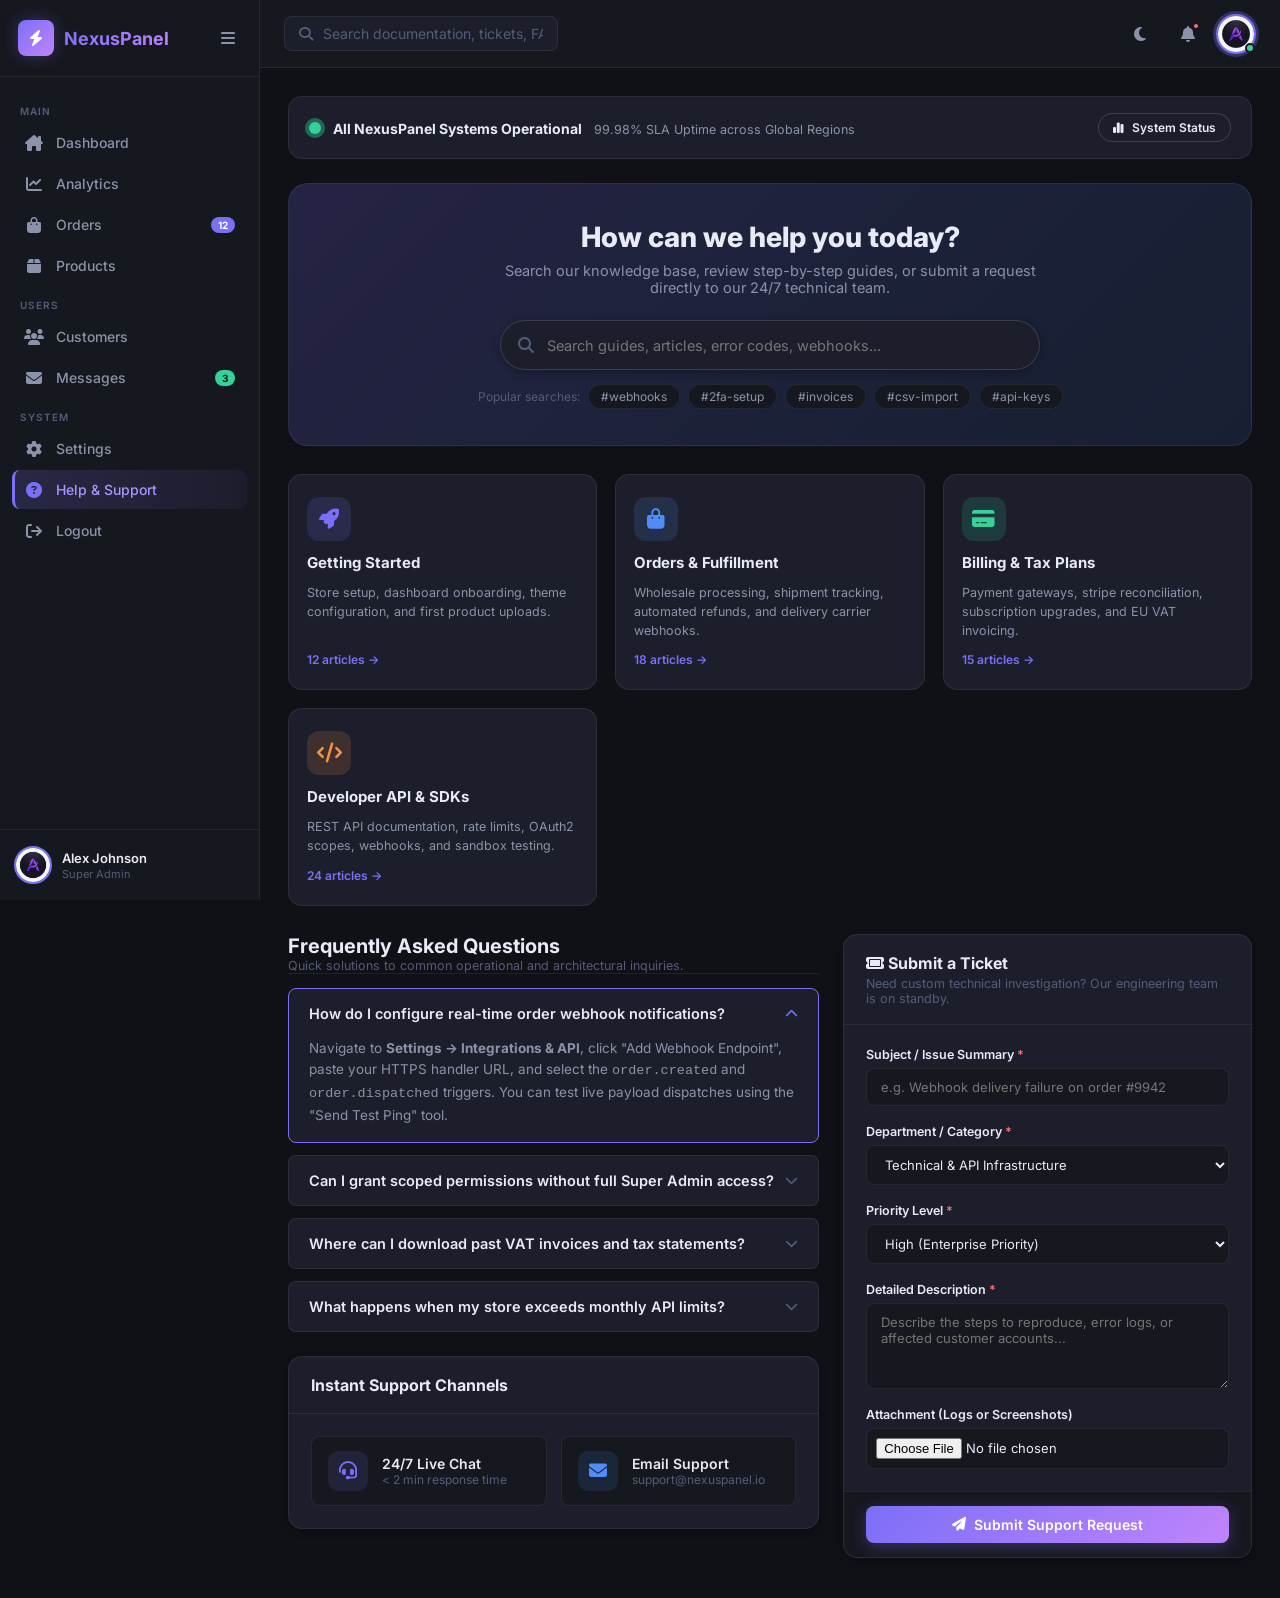
<file: help.html>
<!DOCTYPE html>
<html lang="en">
<head>
  <meta charset="UTF-8" />
  <meta name="viewport" content="width=device-width, initial-scale=1.0" />
  <title>NexusPanel – Help &amp; Support Center</title>
  <meta name="description" content="Find answers, explore developer guides, submit support tickets, and contact 24/7 technical customer support." />
  <link rel="icon" type="image/svg+xml" href="assets/images/favicon.svg" />

  <!-- Instant Theme & Layout Preload (Zero FOUC) -->
  <script>
    (function () {
      try {
        if (localStorage.getItem('theme') === 'light') {
          document.documentElement.classList.add('light-mode');
        }
        if (window.innerWidth > 900 && localStorage.getItem('sidebarCollapsed') === 'true') {
          document.documentElement.classList.add('sidebar-collapsed');
        }
      } catch (e) {}
    })();
  </script>

  <!-- Google Fonts: Inter -->
  <link rel="preconnect" href="https://fonts.googleapis.com" />
  <link rel="preconnect" href="https://fonts.gstatic.com" crossorigin />
  <link href="https://fonts.googleapis.com/css2?family=Inter:wght@300;400;500;600;700;800&display=swap" rel="stylesheet" />

  <!-- Font Awesome 6 Icons -->
  <link rel="stylesheet" href="https://cdnjs.cloudflare.com/ajax/libs/font-awesome/6.5.1/css/all.min.css" />

  <!-- Core Stylesheets -->
  <link rel="stylesheet" href="assets/css/style.css" />
</head>
<body>
  <script>
    if (document.documentElement.classList.contains('light-mode')) document.body.classList.add('light-mode');
    if (document.documentElement.classList.contains('sidebar-collapsed')) document.body.classList.add('sidebar-collapsed');
  </script>

  <!-- ========== SIDEBAR ========== -->
  <aside class="sidebar" id="sidebar">
    <div class="sidebar-header">
      <div class="logo">
        <div class="logo-icon"><i class="fa-solid fa-bolt"></i></div>
        <span class="logo-text">NexusPanel</span>
      </div>
      <button class="sidebar-toggle" id="sidebarToggle" aria-label="Toggle Sidebar">
        <i class="fa-solid fa-bars"></i>
      </button>
    </div>

    <nav class="sidebar-nav">
      <p class="nav-label">Main</p>
      <a href="index.html" class="nav-item" id="nav-dashboard">
        <i class="fa-solid fa-house-chimney"></i>
        <span>Dashboard</span>
      </a>
      <a href="analytics.html" class="nav-item" id="nav-analytics">
        <i class="fa-solid fa-chart-line"></i>
        <span>Analytics</span>
      </a>
      <a href="orders.html" class="nav-item" id="nav-orders">
        <i class="fa-solid fa-bag-shopping"></i>
        <span>Orders</span>
        <span class="badge">12</span>
      </a>
      <a href="products.html" class="nav-item" id="nav-products">
        <i class="fa-solid fa-box"></i>
        <span>Products</span>
      </a>

      <p class="nav-label">Users</p>
      <a href="customers.html" class="nav-item" id="nav-customers">
        <i class="fa-solid fa-users"></i>
        <span>Customers</span>
      </a>
      <a href="messages.html" class="nav-item" id="nav-messages">
        <i class="fa-solid fa-envelope"></i>
        <span>Messages</span>
        <span class="badge badge-green">3</span>
      </a>

      <p class="nav-label">System</p>
      <a href="settings.html" class="nav-item" id="nav-settings">
        <i class="fa-solid fa-gear"></i>
        <span>Settings</span>
      </a>
      <a href="help.html" class="nav-item active" id="nav-help">
        <i class="fa-solid fa-circle-question"></i>
        <span>Help &amp; Support</span>
      </a>
      <a href="login.html" class="nav-item" id="nav-logout">
        <i class="fa-solid fa-arrow-right-from-bracket"></i>
        <span>Logout</span>
      </a>
    </nav>

    <div class="sidebar-footer">
      <a href="settings.html#profile" class="user-profile" style="text-decoration: none; color: inherit;">
        <img src="assets/images/avatar.png" alt="User Avatar" class="user-avatar" id="userAvatar" />
        <div class="user-info">
          <p class="user-name">Alex Johnson</p>
          <p class="user-role">Super Admin</p>
        </div>
      </a>
    </div>
  </aside>

  <!-- ========== MAIN CONTENT WRAPPER ========== -->
  <div class="main-wrapper" id="mainWrapper">

    <!-- TOPBAR -->
    <header class="topbar">
      <div class="topbar-left">
        <button class="mobile-menu-btn" id="mobileMenuBtn" aria-label="Open Menu">
          <i class="fa-solid fa-bars"></i>
        </button>
        <div class="search-box">
          <i class="fa-solid fa-magnifying-glass"></i>
          <input type="text" placeholder="Search documentation, tickets, FAQs..." id="searchInput" />
        </div>
      </div>

      <div class="topbar-right">
        <!-- Theme Toggle -->
        <button class="icon-btn" id="themeToggle" aria-label="Toggle Theme">
          <i class="fa-solid fa-moon" id="themeIcon"></i>
        </button>

        <!-- Notification Button + Popover -->
        <div class="popover-wrap" id="notifWrap">
          <button class="icon-btn notification-btn" id="notificationBtn" aria-label="Notifications" aria-expanded="false">
            <i class="fa-solid fa-bell"></i>
            <span class="notif-dot" id="notifDot"></span>
          </button>

          <!-- Notification Popover -->
          <div class="notif-popover" id="notifPopover" role="dialog" aria-label="Notifications panel">
            <div class="notif-popover-header">
              <h4>Notifications</h4>
              <span class="notif-count-badge" id="notifCountBadge">2 New</span>
              <button class="mark-all-btn" id="markAllReadBtn">Mark all read</button>
            </div>
            <ul class="notif-list" id="notifList">
              <li class="notif-item unread">
                <div class="notif-icon-wrap" style="background:rgba(124,111,247,0.15); color:#7c6ff7">
                  <i class="fa-solid fa-circle-question"></i>
                </div>
                <div class="notif-body">
                  <p class="notif-title">Support Ticket #TK-8420</p>
                  <p class="notif-text">Ticket resolved by senior engineer.</p>
                  <p class="notif-time">2h ago</p>
                </div>
                <span class="notif-unread-dot"></span>
              </li>
              <li class="notif-item unread">
                <div class="notif-icon-wrap" style="background:rgba(52,211,153,0.15); color:#34d399">
                  <i class="fa-solid fa-shield-halved"></i>
                </div>
                <div class="notif-body">
                  <p class="notif-title">Security Audit Passed</p>
                  <p class="notif-text">All vulnerability checks passed.</p>
                  <p class="notif-time">5h ago</p>
                </div>
                <span class="notif-unread-dot"></span>
              </li>
            </ul>
            <div class="notif-popover-footer">
              <a href="messages.html" class="view-all-notifs">View all messages <i class="fa-solid fa-arrow-right"></i></a>
            </div>
          </div>
        </div>

        <!-- Profile Button + Dropdown -->
        <div class="popover-wrap" id="profileWrap">
          <button class="topbar-avatar-btn" id="profileBtn" aria-label="Profile menu" aria-expanded="false">
            <img src="assets/images/avatar.png" alt="User" id="topbarAvatar" />
            <span class="online-dot"></span>
          </button>

          <!-- Profile Dropdown -->
          <div class="profile-dropdown" id="profileDropdown" role="dialog" aria-label="Profile menu">
            <div class="profile-dropdown-header">
              <img src="assets/images/avatar.png" alt="Alex Johnson" class="pd-avatar" />
              <div class="pd-info">
                <p class="pd-name">Alex Johnson</p>
                <p class="pd-role">Super Admin</p>
                <span class="pd-status"><span class="online-dot-sm"></span> Online</span>
              </div>
            </div>
            <div class="pd-divider"></div>
            <ul class="pd-menu">
              <li><a href="settings.html#profile" class="pd-item" id="pdProfile"><span class="pd-icon"><i class="fa-solid fa-user"></i></span> My Profile</a></li>
              <li><a href="settings.html#security" class="pd-item" id="pdAccount"><span class="pd-icon"><i class="fa-solid fa-id-badge"></i></span> Account</a></li>
              <li><a href="settings.html" class="pd-item" id="pdSettings"><span class="pd-icon"><i class="fa-solid fa-gear"></i></span> Settings</a></li>
              <li><a href="settings.html#billing" class="pd-item" id="pdBilling"><span class="pd-icon"><i class="fa-solid fa-credit-card"></i></span> Billing</a></li>
            </ul>
            <div class="pd-divider"></div>
            <ul class="pd-menu">
              <li><a href="help.html" class="pd-item" id="pdHelp"><span class="pd-icon"><i class="fa-solid fa-circle-question"></i></span> Help &amp; Support</a></li>
              <li><a href="login.html" class="pd-item pd-item-danger" id="pdLogout"><span class="pd-icon"><i class="fa-solid fa-arrow-right-from-bracket"></i></span> Sign Out</a></li>
            </ul>
          </div>
        </div>

      </div>
    </header>

    <!-- PAGE CONTENT -->
    <main class="page-content">

      <!-- SYSTEM STATUS BANNER -->
      <div class="status-live-banner">
        <div class="status-live-left">
          <div class="status-live-indicator">
            <span class="status-live-pulse"></span>
            <span class="status-live-dot"></span>
          </div>
          <div>
            <span style="font-weight: 700; font-size: 14px; color: var(--text-primary);">All NexusPanel Systems Operational</span>
            <span style="font-size: 12.5px; color: var(--text-secondary); margin-left: 8px;">99.98% SLA Uptime across Global Regions</span>
          </div>
        </div>
        <a href="#" class="btn btn-outline btn-sm" onclick="showToast('All regional nodes (US-East, EU-Central, AP-South) operating at &lt;28ms latency.', 'success'); return false;">
          <i class="fa-solid fa-chart-simple"></i> System Status
        </a>
      </div>

      <!-- SUPPORT HERO -->
      <div class="help-hero">
        <h1 class="help-hero-title">How can we help you today?</h1>
        <p class="help-hero-subtitle">Search our knowledge base, review step-by-step guides, or submit a request directly to our 24/7 technical team.</p>
        
        <div class="help-search-wrap">
          <i class="fa-solid fa-magnifying-glass help-search-icon"></i>
          <input type="text" class="help-search-input" id="helpSearchInput" placeholder="Search guides, articles, error codes, webhooks..." />
        </div>

        <div class="help-search-tags">
          <span style="font-size: 12px; color: var(--text-muted);">Popular searches:</span>
          <span class="help-tag-pill">#webhooks</span>
          <span class="help-tag-pill">#2fa-setup</span>
          <span class="help-tag-pill">#invoices</span>
          <span class="help-tag-pill">#csv-import</span>
          <span class="help-tag-pill">#api-keys</span>
        </div>
      </div>

      <!-- HELP TOPICS GRID -->
      <div class="help-topics-grid">
        <div class="help-topic-card">
          <div class="help-topic-icon" style="background: rgba(124, 111, 247, 0.15); color: var(--accent);">
            <i class="fa-solid fa-rocket"></i>
          </div>
          <h3 class="help-topic-name">Getting Started</h3>
          <p class="help-topic-desc">Store setup, dashboard onboarding, theme configuration, and first product uploads.</p>
          <span class="help-topic-count">12 articles &rarr;</span>
        </div>

        <div class="help-topic-card">
          <div class="help-topic-icon" style="background: rgba(79, 142, 247, 0.15); color: var(--blue);">
            <i class="fa-solid fa-bag-shopping"></i>
          </div>
          <h3 class="help-topic-name">Orders &amp; Fulfillment</h3>
          <p class="help-topic-desc">Wholesale processing, shipment tracking, automated refunds, and delivery carrier webhooks.</p>
          <span class="help-topic-count">18 articles &rarr;</span>
        </div>

        <div class="help-topic-card">
          <div class="help-topic-icon" style="background: rgba(52, 211, 153, 0.15); color: var(--green);">
            <i class="fa-solid fa-credit-card"></i>
          </div>
          <h3 class="help-topic-name">Billing &amp; Tax Plans</h3>
          <p class="help-topic-desc">Payment gateways, stripe reconciliation, subscription upgrades, and EU VAT invoicing.</p>
          <span class="help-topic-count">15 articles &rarr;</span>
        </div>

        <div class="help-topic-card">
          <div class="help-topic-icon" style="background: rgba(251, 146, 60, 0.15); color: var(--orange);">
            <i class="fa-solid fa-code"></i>
          </div>
          <h3 class="help-topic-name">Developer API &amp; SDKs</h3>
          <p class="help-topic-desc">REST API documentation, rate limits, OAuth2 scopes, webhooks, and sandbox testing.</p>
          <span class="help-topic-count">24 articles &rarr;</span>
        </div>
      </div>

      <!-- 2-COLUMN SECTION: FAQ & TICKET SUBMISSION -->
      <div class="help-content-grid content-grid">
        
        <!-- COLUMN 1: FAQ ACCORDION -->
        <div>
          <div class="settings-card-header" style="margin-bottom: 14px; padding: 0;">
            <div>
              <h2 class="settings-card-title" style="font-size: 20px;">Frequently Asked Questions</h2>
              <p class="settings-card-desc">Quick solutions to common operational and architectural inquiries.</p>
            </div>
          </div>

          <div class="faq-accordion">
            <!-- FAQ 1 -->
            <div class="faq-item open">
              <button class="faq-question">
                <span>How do I configure real-time order webhook notifications?</span>
                <i class="fa-solid fa-chevron-down faq-icon"></i>
              </button>
              <div class="faq-answer">
                <p>Navigate to <strong>Settings &rarr; Integrations &amp; API</strong>, click "Add Webhook Endpoint", paste your HTTPS handler URL, and select the <code>order.created</code> and <code>order.dispatched</code> triggers. You can test live payload dispatches using the "Send Test Ping" tool.</p>
              </div>
            </div>

            <!-- FAQ 2 -->
            <div class="faq-item">
              <button class="faq-question">
                <span>Can I grant scoped permissions without full Super Admin access?</span>
                <i class="fa-solid fa-chevron-down faq-icon"></i>
              </button>
              <div class="faq-answer">
                <p>Yes. Under <strong>Settings &rarr; Team Roles</strong>, you can assign roles such as "Inventory Manager", "Support Representative", or "Financial Auditor". Each role possesses granular read/write flags preventing access to billing or security settings.</p>
              </div>
            </div>

            <!-- FAQ 3 -->
            <div class="faq-item">
              <button class="faq-question">
                <span>Where can I download past VAT invoices and tax statements?</span>
                <i class="fa-solid fa-chevron-down faq-icon"></i>
              </button>
              <div class="faq-answer">
                <p>All finalized billing receipts are stored securely on the <strong>Billing</strong> page. Click the "PDF" button next to any historical billing cycle to immediately download a verified tax-compliant invoice.</p>
              </div>
            </div>

            <!-- FAQ 4 -->
            <div class="faq-item">
              <button class="faq-question">
                <span>What happens when my store exceeds monthly API limits?</span>
                <i class="fa-solid fa-chevron-down faq-icon"></i>
              </button>
              <div class="faq-answer">
                <p>NexusPanel does not interrupt mission-critical store checkouts. Additional API calls are cushioned with a 10% grace buffer while an automatic notification is dispatched to Alex Johnson to consider tier expansion.</p>
              </div>
            </div>
          </div>

          <!-- DIRECT CHANNELS CARD -->
          <div class="settings-card" style="margin-top: 24px;">
            <div class="settings-card-header">
              <h2 class="settings-card-title">Instant Support Channels</h2>
            </div>
            <div class="settings-card-body help-support-channels">
              <a href="messages.html" class="session-item" style="margin-bottom: 0; text-decoration: none;">
                <div class="session-left">
                  <div class="session-icon"><i class="fa-solid fa-headset"></i></div>
                  <div>
                    <p style="font-weight: 600; font-size: 14px; color: var(--text-primary);">24/7 Live Chat</p>
                    <p style="font-size: 12px; color: var(--text-muted);">&lt; 2 min response time</p>
                  </div>
                </div>
              </a>

              <a href="mailto:support@nexuspanel.io" class="session-item" style="margin-bottom: 0; text-decoration: none;">
                <div class="session-left">
                  <div class="session-icon" style="background: rgba(79, 142, 247, 0.12); color: var(--blue);"><i class="fa-solid fa-envelope"></i></div>
                  <div>
                    <p style="font-weight: 600; font-size: 14px; color: var(--text-primary);">Email Support</p>
                    <p style="font-size: 12px; color: var(--text-muted);">support@nexuspanel.io</p>
                  </div>
                </div>
              </a>
            </div>
          </div>
        </div>

        <!-- COLUMN 2: SUBMIT A SUPPORT TICKET -->
        <div>
          <div class="settings-card">
            <div class="settings-card-header">
              <div class="settings-card-header-left">
                <h2 class="settings-card-title"><i class="fa-solid fa-ticket"></i> Submit a Ticket</h2>
                <p class="settings-card-desc">Need custom technical investigation? Our engineering team is on standby.</p>
              </div>
            </div>
            <form id="supportTicketForm">
              <div class="settings-card-body">
                <div class="form-group">
                  <label class="form-label">Subject / Issue Summary <span class="req">*</span></label>
                  <input type="text" class="form-input" placeholder="e.g. Webhook delivery failure on order #9942" required />
                </div>

                <div class="form-group">
                  <label class="form-label">Department / Category <span class="req">*</span></label>
                  <select class="form-input" required>
                    <option value="technical">Technical &amp; API Infrastructure</option>
                    <option value="billing">Billing &amp; Subscription Inquiries</option>
                    <option value="security">Security &amp; Auth Escalation</option>
                    <option value="feature">Enterprise Feature Request</option>
                  </select>
                </div>

                <div class="form-group">
                  <label class="form-label">Priority Level <span class="req">*</span></label>
                  <select class="form-input" required>
                    <option value="normal">Normal (Standard SLA)</option>
                    <option value="high" selected>High (Enterprise Priority)</option>
                    <option value="critical">Critical (Storefront Down / Outage)</option>
                  </select>
                </div>

                <div class="form-group">
                  <label class="form-label">Detailed Description <span class="req">*</span></label>
                  <textarea class="form-textarea" rows="4" placeholder="Describe the steps to reproduce, error logs, or affected customer accounts..." required></textarea>
                </div>

                <div class="form-group">
                  <label class="form-label">Attachment (Logs or Screenshots)</label>
                  <input type="file" class="form-input" style="padding: 9px;" />
                </div>
              </div>
              <div class="settings-card-footer">
                <button type="submit" class="btn btn-primary" style="width: 100%; justify-content: center;">
                  <i class="fa-solid fa-paper-plane"></i> Submit Support Request
                </button>
              </div>
            </form>
          </div>
        </div>

      </div>

    </main>
  </div>

  <!-- Mobile Sidebar Backdrop -->
  <div class="sidebar-backdrop" id="sidebarBackdrop"></div>

  <!-- Popover Backdrop -->
  <div class="popover-backdrop" id="popoverBackdrop"></div>

  <!-- Help Page Script -->
  <script src="assets/js/help.js"></script>
</body>
</html>
</file>
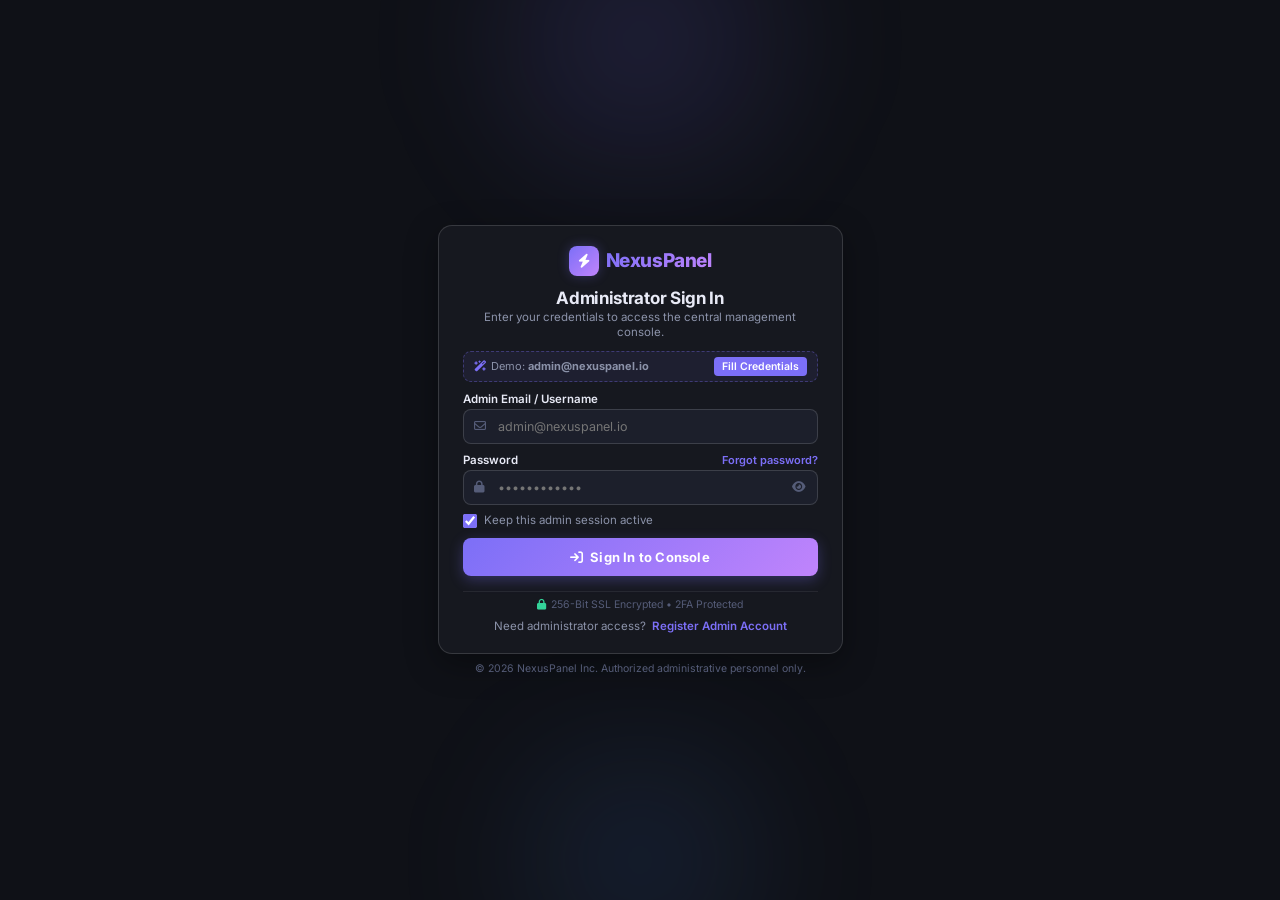
<file: login.html>
<!DOCTYPE html>
<html lang="en">
<head>
  <meta charset="UTF-8" />
  <meta name="viewport" content="width=device-width, initial-scale=1.0" />
  <meta name="description" content="NexusPanel – Administrator Sign In Console." />
  <title>NexusPanel – Admin Login</title>
  <link rel="icon" type="image/svg+xml" href="assets/images/favicon.svg" />

  <!-- Instant Theme & Layout Preload (Zero FOUC) -->
  <script>
    (function () {
      try {
        if (localStorage.getItem('theme') === 'light') {
          document.documentElement.classList.add('light-mode');
        }
      } catch (e) {}
    })();
  </script>

  <link rel="stylesheet" href="assets/css/style.css" />
  <link rel="stylesheet" href="assets/css/auth.css" />
  <link rel="preconnect" href="https://fonts.googleapis.com" />
  <link rel="preconnect" href="https://fonts.gstatic.com" crossorigin />
  <link href="https://fonts.googleapis.com/css2?family=Inter:wght@300;400;500;600;700;800&display=swap" rel="stylesheet" />
  <link rel="stylesheet" href="https://cdnjs.cloudflare.com/ajax/libs/font-awesome/6.5.1/css/all.min.css" />
</head>
<body class="auth-body">
  <script>
    if (document.documentElement.classList.contains('light-mode')) document.body.classList.add('light-mode');
  </script>

  <div class="auth-wrapper">
    <!-- Ambient Background Glows -->
    <div class="auth-glow-top"></div>
    <div class="auth-glow-bottom"></div>


    <!-- Centered Admin Login Card -->
    <div class="auth-card-container">
      <div class="auth-admin-card">

        <!-- Centered Brand Logo -->
        <div class="auth-brand-center">
          <div class="brand-logo-row">
            <div class="logo-icon"><i class="fa-solid fa-bolt"></i></div>
            <span class="logo-text">NexusPanel</span>
          </div>
        </div>

        <!-- Header -->
        <div class="auth-header-text">
          <h1 class="auth-title">Administrator Sign In</h1>
          <p class="auth-subtitle">Enter your credentials to access the central management console.</p>
        </div>

        <!-- 1-Click Demo Credentials Pill -->
        <div class="auth-demo-banner">
          <span class="auth-demo-text">
            <i class="fa-solid fa-wand-magic-sparkles"></i>
            <span>Demo: <strong>admin@nexuspanel.io</strong></span>
          </span>
          <button type="button" class="auth-demo-btn" id="fillDemoBtn">
            Fill Credentials
          </button>
        </div>

        <!-- Login Form -->
        <form class="auth-form" id="loginForm" autocomplete="on">

          <!-- Email / Username Input -->
          <div class="auth-field-group">
            <label class="auth-label" for="loginEmail">Admin Email / Username</label>
            <div class="auth-input-wrap">
              <i class="fa-regular fa-envelope auth-input-icon"></i>
              <input 
                type="email" 
                class="auth-input" 
                id="loginEmail" 
                placeholder="admin@nexuspanel.io" 
                required 
                autocomplete="username" 
              />
            </div>
          </div>

          <!-- Password Input -->
          <div class="auth-field-group">
            <div class="auth-label-row">
              <label class="auth-label" for="loginPassword">Password</label>
              <a href="#" class="auth-forgot-link" id="forgotPassLink">Forgot password?</a>
            </div>
            <div class="auth-input-wrap">
              <i class="fa-solid fa-lock auth-input-icon"></i>
              <input 
                type="password" 
                class="auth-input" 
                id="loginPassword" 
                placeholder="••••••••••••" 
                required 
                autocomplete="current-password" 
              />
              <button 
                type="button" 
                class="auth-pass-toggle" 
                data-target="loginPassword" 
                aria-label="Toggle password visibility"
              >
                <i class="fa-solid fa-eye"></i>
              </button>
            </div>
          </div>

          <!-- Remember Me Checkbox -->
          <label class="auth-checkbox-label">
            <input type="checkbox" class="auth-checkbox" id="rememberMe" checked />
            <span>Keep this admin session active</span>
          </label>

          <!-- Submit Button -->
          <button type="submit" class="auth-submit-btn" id="loginSubmitBtn">
            <i class="fa-solid fa-arrow-right-to-bracket"></i>
            <span>Sign In to Console</span>
          </button>

          <!-- Security Footnote -->
          <div class="auth-security-chip">
            <i class="fa-solid fa-lock"></i>
            <span>256-Bit SSL Encrypted &bull; 2FA Protected</span>
          </div>

        </form>

        <!-- Register Link -->
        <div class="auth-footer">
          Need administrator access? 
          <a href="register.html">Register Admin Account</a>
        </div>

      </div>

      <!-- Copyright Notice -->
      <div class="auth-bottom-note">
        &copy; 2026 NexusPanel Inc. Authorized administrative personnel only.
      </div>
    </div>

  </div>

  <!-- ─── Forgot Password Modal ─────────────────────────────── -->
  <div class="auth-modal-backdrop" id="forgotPassBackdrop" role="dialog" aria-modal="true" aria-labelledby="forgotTitle">
    <div class="auth-modal">
      
      <div class="auth-modal-header">
        <div class="auth-modal-icon">
          <i class="fa-solid fa-key"></i>
        </div>
        <button type="button" class="auth-modal-close" id="closeForgotModalBtn" aria-label="Close dialog">
          <i class="fa-solid fa-xmark"></i>
        </button>
      </div>

      <h3 class="auth-modal-title" id="forgotTitle">Reset Admin Password</h3>
      <p class="auth-modal-sub">
        Enter your administrative email address. A one-time secure recovery link will be dispatched immediately.
      </p>

      <form id="forgotPassForm">
        <div class="auth-field-group" style="margin-bottom: 20px;">
          <label class="auth-label" for="forgotEmail">Admin Email Address</label>
          <div class="auth-input-wrap">
            <i class="fa-regular fa-envelope auth-input-icon"></i>
            <input 
              type="email" 
              class="auth-input" 
              id="forgotEmail" 
              placeholder="admin@nexuspanel.io" 
              required 
            />
          </div>
        </div>

        <button type="submit" class="auth-submit-btn" id="forgotSubmitBtn">
          Send Recovery Link
        </button>
      </form>

      <!-- Confirmation Feedback Box -->
      <div id="forgotSuccessBox" style="display: none; text-align: center; padding: 10px 0;">
        <div style="font-size: 38px; color: var(--green); margin-bottom: 12px;">
          <i class="fa-solid fa-circle-check"></i>
        </div>
        <h4 style="font-size: 16px; font-weight: 700; margin-bottom: 6px; color: var(--text-primary);">Recovery Link Dispatched</h4>
        <p style="font-size: 13px; color: var(--text-secondary); line-height: 1.5; margin-bottom: 18px;">
          If an admin profile exists for <strong id="sentEmailAddress" style="color:var(--text-primary);"></strong>, verification instructions have been sent.
        </p>
        <button type="button" class="auth-submit-btn" onclick="document.getElementById('forgotPassBackdrop').classList.remove('open');">
          Return to Sign In
        </button>
      </div>

    </div>
  </div>

  <!-- Scripts -->
  <script src="assets/js/auth.js"></script>
</body>
</html>
</file>
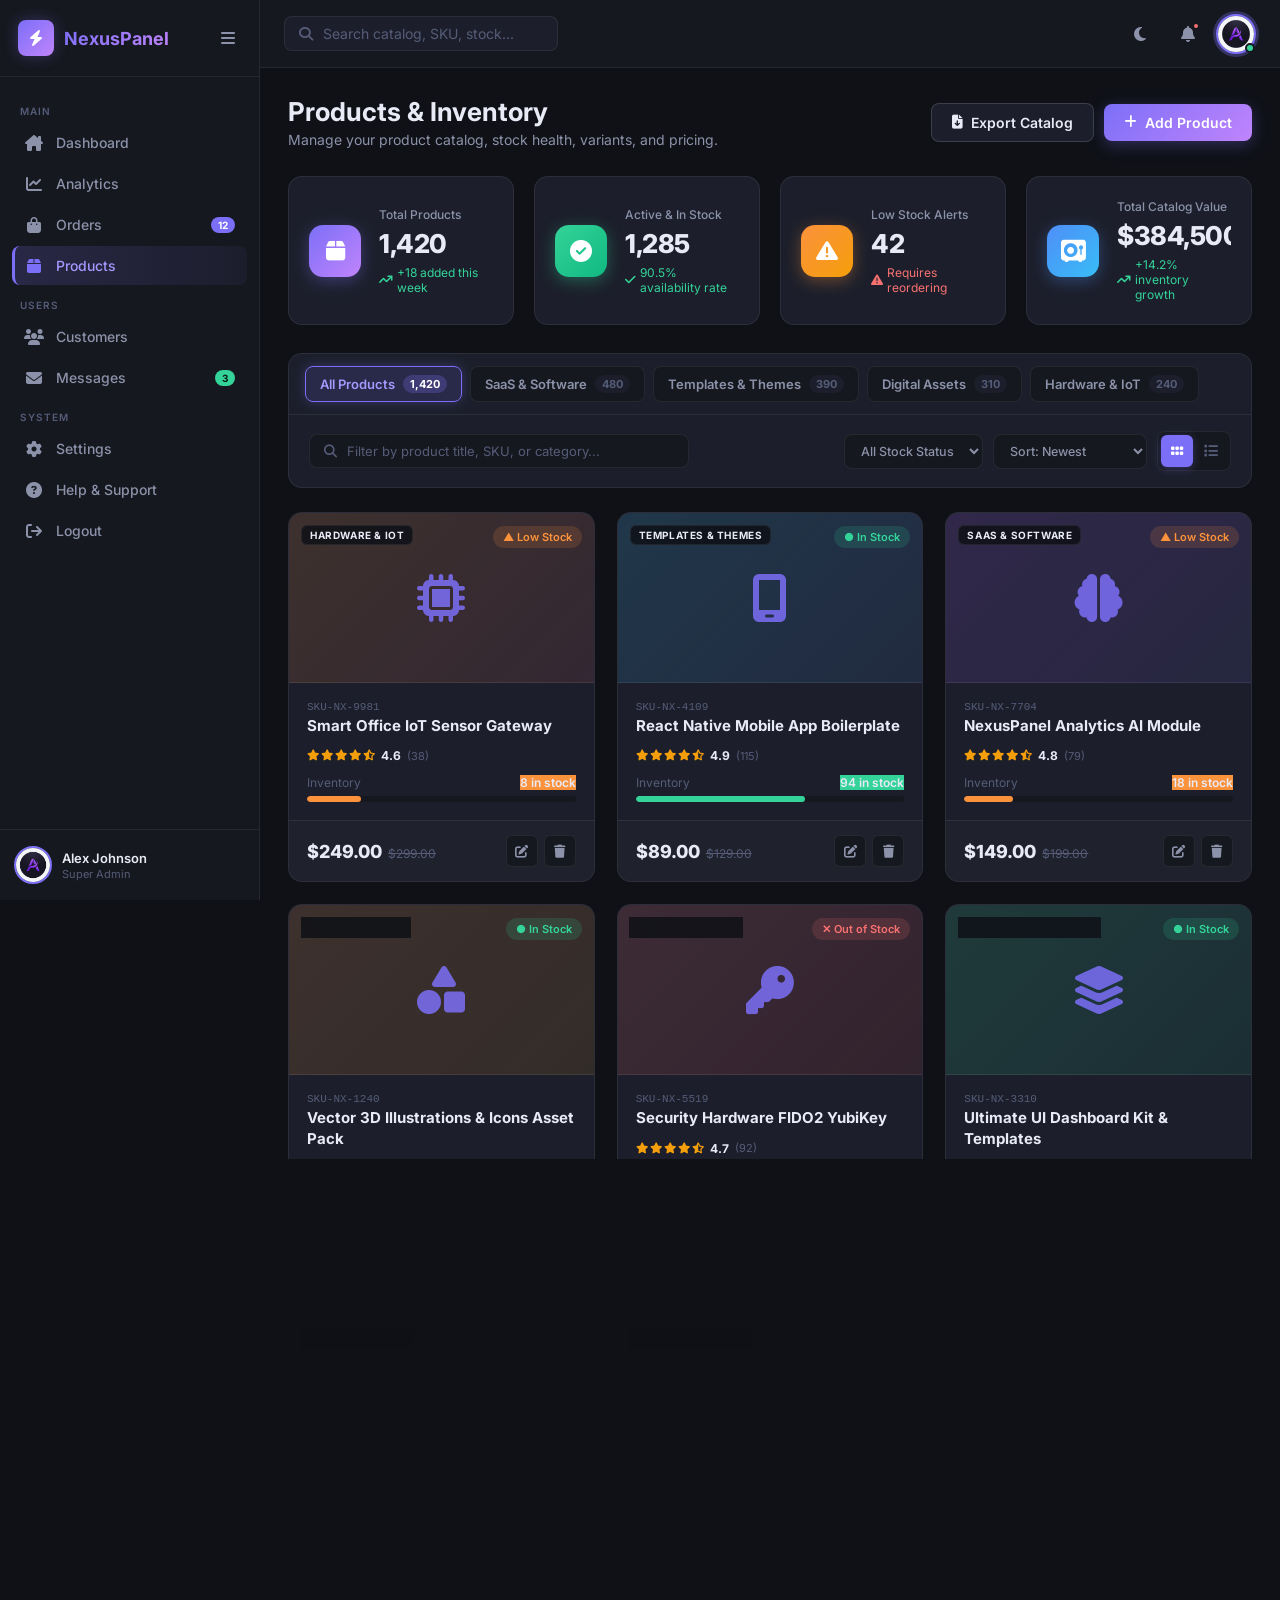
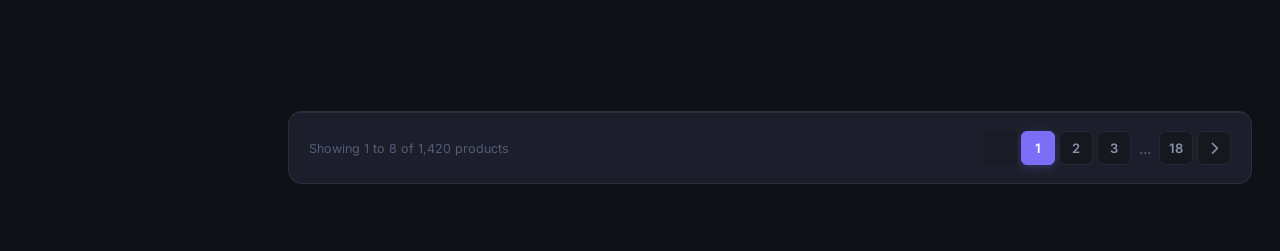
<file: products.html>
<!DOCTYPE html>
<html lang="en">
<head>
  <meta charset="UTF-8" />
  <meta name="viewport" content="width=device-width, initial-scale=1.0" />
  <meta name="description" content="NexusPanel – Products & Inventory management dashboard for tracking catalog items, stock levels, pricing, and variants." />
  <title>NexusPanel – Products &amp; Inventory</title>
  <link rel="icon" type="image/svg+xml" href="assets/images/favicon.svg" />
  <!-- Instant Theme & Layout Preload (Zero FOUC) -->
  <script>
    (function () {
      try {
        if (localStorage.getItem('theme') === 'light') {
          document.documentElement.classList.add('light-mode');
        }
        if (window.innerWidth > 900 && localStorage.getItem('sidebarCollapsed') === 'true') {
          document.documentElement.classList.add('sidebar-collapsed');
        }
      } catch (e) {}
    })();
  </script>
  <link rel="stylesheet" href="assets/css/style.css" />
  <link rel="preconnect" href="https://fonts.googleapis.com" />
  <link rel="preconnect" href="https://fonts.gstatic.com" crossorigin />
  <link href="https://fonts.googleapis.com/css2?family=Inter:wght@300;400;500;600;700;800&display=swap" rel="stylesheet" />
  <link rel="stylesheet" href="https://cdnjs.cloudflare.com/ajax/libs/font-awesome/6.5.1/css/all.min.css" />
</head>
<body>
  <script>
    if (document.documentElement.classList.contains('light-mode')) document.body.classList.add('light-mode');
    if (document.documentElement.classList.contains('sidebar-collapsed')) document.body.classList.add('sidebar-collapsed');
  </script>

  <!-- ========== SIDEBAR ========== -->
  <aside class="sidebar" id="sidebar">
    <div class="sidebar-header">
      <div class="logo">
        <div class="logo-icon"><i class="fa-solid fa-bolt"></i></div>
        <span class="logo-text">NexusPanel</span>
      </div>
      <button class="sidebar-toggle" id="sidebarToggle" aria-label="Toggle Sidebar">
        <i class="fa-solid fa-bars"></i>
      </button>
    </div>

    <nav class="sidebar-nav">
      <p class="nav-label">Main</p>
      <a href="index.html" class="nav-item" id="nav-dashboard">
        <i class="fa-solid fa-house-chimney"></i>
        <span>Dashboard</span>
      </a>
      <a href="analytics.html" class="nav-item" id="nav-analytics">
        <i class="fa-solid fa-chart-line"></i>
        <span>Analytics</span>
      </a>
      <a href="orders.html" class="nav-item" id="nav-orders">
        <i class="fa-solid fa-bag-shopping"></i>
        <span>Orders</span>
        <span class="badge">12</span>
      </a>
      <a href="products.html" class="nav-item active" id="nav-products">
        <i class="fa-solid fa-box"></i>
        <span>Products</span>
      </a>

      <p class="nav-label">Users</p>
      <a href="customers.html" class="nav-item" id="nav-customers">
        <i class="fa-solid fa-users"></i>
        <span>Customers</span>
      </a>
      <a href="messages.html" class="nav-item" id="nav-messages">
        <i class="fa-solid fa-envelope"></i>
        <span>Messages</span>
        <span class="badge badge-green">3</span>
      </a>

      <p class="nav-label">System</p>
      <a href="settings.html" class="nav-item" id="nav-settings">
        <i class="fa-solid fa-gear"></i>
        <span>Settings</span>
      </a>
      <a href="help.html" class="nav-item" id="nav-help">
        <i class="fa-solid fa-circle-question"></i>
        <span>Help &amp; Support</span>
      </a>
      <a href="login.html" class="nav-item" id="nav-logout">
        <i class="fa-solid fa-arrow-right-from-bracket"></i>
        <span>Logout</span>
      </a>
    </nav>

    <div class="sidebar-footer">
      <a href="settings.html#profile" class="user-profile" style="text-decoration: none; color: inherit;">
        <img src="assets/images/avatar.png" alt="User Avatar" class="user-avatar" id="userAvatar" />
        <div class="user-info">
          <p class="user-name">Alex Johnson</p>
          <p class="user-role">Super Admin</p>
        </div>
      </a>
    </div>
  </aside>

  <!-- ========== MAIN CONTENT ========== -->
  <div class="main-wrapper" id="mainWrapper">

    <!-- TOPBAR -->
    <header class="topbar">
      <div class="topbar-left">
        <button class="mobile-menu-btn" id="mobileMenuBtn" aria-label="Open Menu">
          <i class="fa-solid fa-bars"></i>
        </button>
        <div class="search-box">
          <i class="fa-solid fa-magnifying-glass"></i>
          <input type="text" placeholder="Search catalog, SKU, stock..." id="searchInput" />
        </div>
      </div>
      <div class="topbar-right">
        <button class="icon-btn" id="themeToggle" aria-label="Toggle Theme">
          <i class="fa-solid fa-moon" id="themeIcon"></i>
        </button>

        <!-- Notification Button + Popover -->
        <div class="popover-wrap" id="notifWrap">
          <button class="icon-btn notification-btn" id="notificationBtn" aria-label="Notifications" aria-expanded="false">
            <i class="fa-solid fa-bell"></i>
            <span class="notif-dot" id="notifDot"></span>
          </button>

          <!-- Notification Popover -->
          <div class="notif-popover" id="notifPopover" role="dialog" aria-label="Notifications panel">
            <div class="notif-popover-header">
              <h4>Notifications</h4>
              <span class="notif-count-badge" id="notifCountBadge">2 New</span>
              <button class="mark-all-btn" id="markAllReadBtn">Mark all read</button>
            </div>
            <ul class="notif-list" id="notifList"></ul>
            <div class="notif-popover-footer">
              <a href="#" class="view-all-notifs">View all notifications <i class="fa-solid fa-arrow-right"></i></a>
            </div>
          </div>
        </div>

        <!-- Profile Button + Dropdown -->
        <div class="popover-wrap" id="profileWrap">
          <button class="topbar-avatar-btn" id="profileBtn" aria-label="Profile menu" aria-expanded="false">
            <img src="assets/images/avatar.png" alt="User" id="topbarAvatar" />
            <span class="online-dot"></span>
          </button>

          <!-- Profile Dropdown -->
          <div class="profile-dropdown" id="profileDropdown" role="dialog" aria-label="Profile menu">
            <div class="profile-dropdown-header">
              <img src="assets/images/avatar.png" alt="Alex Johnson" class="pd-avatar" />
              <div class="pd-info">
                <p class="pd-name">Alex Johnson</p>
                <p class="pd-role">Super Admin</p>
                <span class="pd-status"><span class="online-dot-sm"></span> Online</span>
              </div>
            </div>
            <div class="pd-divider"></div>
            <ul class="pd-menu">
              <li><a href="settings.html#profile" class="pd-item" id="pdProfile"><span class="pd-icon"><i class="fa-solid fa-user"></i></span> My Profile</a></li>
              <li><a href="settings.html#security" class="pd-item" id="pdAccount"><span class="pd-icon"><i class="fa-solid fa-id-badge"></i></span> Account</a></li>
              <li><a href="settings.html" class="pd-item" id="pdSettings"><span class="pd-icon"><i class="fa-solid fa-gear"></i></span> Settings</a></li>
              <li><a href="settings.html#billing" class="pd-item" id="pdBilling"><span class="pd-icon"><i class="fa-solid fa-credit-card"></i></span> Billing</a></li>
            </ul>
            <div class="pd-divider"></div>
            <ul class="pd-menu">
              <li><a href="help.html" class="pd-item" id="pdHelp"><span class="pd-icon"><i class="fa-solid fa-circle-question"></i></span> Help &amp; Support</a></li>
              <li><a href="login.html" class="pd-item pd-item-danger" id="pdLogout"><span class="pd-icon"><i class="fa-solid fa-arrow-right-from-bracket"></i></span> Sign Out</a></li>
            </ul>
          </div>
        </div>

      </div>
    </header>

    <!-- PAGE CONTENT -->
    <main class="page-content">

      <!-- PAGE TITLE & ACTIONS -->
      <section class="page-title-section">
        <div>
          <h1 class="page-title">Products &amp; Inventory</h1>
          <p class="page-subtitle">Manage your product catalog, stock health, variants, and pricing.</p>
        </div>
        <div class="header-actions">
          <button class="btn btn-outline" id="exportAllProductsBtn">
            <i class="fa-solid fa-file-arrow-down"></i> Export Catalog
          </button>
          <button class="btn btn-primary" id="openAddProductBtn">
            <i class="fa-solid fa-plus"></i> Add Product
          </button>
        </div>
      </section>

      <!-- KPI METRIC CARDS -->
      <section class="stats-grid" aria-label="Catalog Overview Metrics">
        
        <!-- Total Products -->
        <div class="stat-card">
          <div class="stat-icon icon-purple"><i class="fa-solid fa-box"></i></div>
          <div class="stat-body">
            <p class="stat-label">Total Products</p>
            <h2 class="stat-value">1,420</h2>
            <p class="stat-change positive"><i class="fa-solid fa-arrow-trend-up"></i> +18 added this week</p>
          </div>
        </div>

        <!-- In Stock Products -->
        <div class="stat-card">
          <div class="stat-icon icon-green"><i class="fa-solid fa-circle-check"></i></div>
          <div class="stat-body">
            <p class="stat-label">Active &amp; In Stock</p>
            <h2 class="stat-value">1,285</h2>
            <p class="stat-change positive"><i class="fa-solid fa-check"></i> 90.5% availability rate</p>
          </div>
        </div>

        <!-- Low Stock Alerts -->
        <div class="stat-card">
          <div class="stat-icon icon-orange"><i class="fa-solid fa-triangle-exclamation"></i></div>
          <div class="stat-body">
            <p class="stat-label">Low Stock Alerts</p>
            <h2 class="stat-value">42</h2>
            <p class="stat-change negative"><i class="fa-solid fa-triangle-exclamation"></i> Requires reordering</p>
          </div>
        </div>

        <!-- Total Catalog Value -->
        <div class="stat-card">
          <div class="stat-icon icon-blue"><i class="fa-solid fa-vault"></i></div>
          <div class="stat-body">
            <p class="stat-label">Total Catalog Value</p>
            <h2 class="stat-value">$384,500</h2>
            <p class="stat-change positive"><i class="fa-solid fa-arrow-trend-up"></i> +14.2% inventory growth</p>
          </div>
        </div>

      </section>

      <!-- PRODUCTS CONTROL CARD (TABS + TOOLBAR) -->
      <section class="order-tabs-card">
        
        <!-- Category Filter Tabs -->
        <div class="order-tabs-nav">
          <button class="order-tab-btn active" data-category="all">
            All Products <span class="tab-count">1,420</span>
          </button>
          <button class="order-tab-btn" data-category="saas">
            SaaS &amp; Software <span class="tab-count">480</span>
          </button>
          <button class="order-tab-btn" data-category="templates">
            Templates &amp; Themes <span class="tab-count">390</span>
          </button>
          <button class="order-tab-btn" data-category="digital">
            Digital Assets <span class="tab-count">310</span>
          </button>
          <button class="order-tab-btn" data-category="hardware">
            Hardware &amp; IoT <span class="tab-count">240</span>
          </button>
        </div>

        <!-- Toolbar: Search, Filters, & View Toggle -->
        <div class="orders-toolbar">
          <div class="toolbar-search">
            <i class="fa-solid fa-magnifying-glass"></i>
            <input type="text" id="searchProductsInput" placeholder="Filter by product title, SKU, or category..." />
          </div>

          <div class="toolbar-filters">
            <!-- Stock Status Dropdown -->
            <select class="filter-select" id="stockFilterSelect" aria-label="Stock Status Filter">
              <option value="all">All Stock Status</option>
              <option value="in-stock">In Stock</option>
              <option value="low-stock">Low Stock</option>
              <option value="out-of-stock">Out of Stock</option>
            </select>

            <!-- Sort By Dropdown -->
            <select class="filter-select" id="sortSelect" aria-label="Sort Catalog">
              <option value="newest">Sort: Newest</option>
              <option value="price-low">Price: Low to High</option>
              <option value="price-high">Price: High to Low</option>
              <option value="best-selling">Best Selling</option>
              <option value="stock">Stock Level</option>
            </select>

            <!-- Grid vs Table View Switcher -->
            <div class="view-toggle" role="group" aria-label="View Switcher">
              <button class="view-btn active" id="viewGridBtn" title="Grid View" aria-label="Grid View">
                <i class="fa-solid fa-grip"></i>
              </button>
              <button class="view-btn" id="viewTableBtn" title="Table View" aria-label="Table View">
                <i class="fa-solid fa-list"></i>
              </button>
            </div>
          </div>
        </div>

      </section>

      <!-- VIEW 1: PRODUCTS GRID -->
      <section class="products-grid" id="productsGrid">
        <!-- Rendered dynamically by products.js -->
      </section>

      <!-- VIEW 2: PRODUCTS TABLE -->
      <section class="products-table-container" id="productsTableContainer">
        <div class="table-responsive">
          <table class="data-table" style="min-width: 820px;">
            <thead>
              <tr>
                <th style="width: 40px;">
                  <input type="checkbox" class="order-check" id="selectAllProducts" aria-label="Select all products" />
                </th>
                <th>Product</th>
                <th>Category</th>
                <th>Price</th>
                <th>Stock Level</th>
                <th>Total Sales</th>
                <th>Status</th>
                <th style="text-align: right;">Actions</th>
              </tr>
            </thead>
            <tbody id="productsTableBody">
              <!-- Rendered dynamically by products.js -->
            </tbody>
          </table>
        </div>
      </section>

      <!-- PAGINATION CONTROLS -->
      <section class="order-tabs-card" style="padding: 0;">
        <div class="pagination-wrap">
          <span class="pagination-info">Showing 1 to 8 of 1,420 products</span>
          <div class="pagination-pages">
            <button class="page-btn" disabled aria-label="Previous Page"><i class="fa-solid fa-chevron-left"></i></button>
            <button class="page-btn active">1</button>
            <button class="page-btn">2</button>
            <button class="page-btn">3</button>
            <span style="padding: 0 4px; color: var(--text-muted);">...</span>
            <button class="page-btn">18</button>
            <button class="page-btn" aria-label="Next Page"><i class="fa-solid fa-chevron-right"></i></button>
          </div>
        </div>
      </section>

    </main>
  </div>

  <!-- Floating Bulk Actions Bar -->
  <div class="bulk-actions-bar" id="bulkActionsBar">
    <span class="bulk-count-badge" id="bulkCountBadge">0 products selected</span>
    <div class="bulk-btns">
      <button class="btn btn-sm btn-primary" id="bulkStatusBtn"><i class="fa-solid fa-check"></i> Set In Stock</button>
      <button class="btn btn-sm btn-outline" id="bulkExportBtn"><i class="fa-solid fa-download"></i> Export</button>
      <button class="btn btn-sm btn-outline" id="bulkDeleteBtn" style="color: var(--red);"><i class="fa-solid fa-trash"></i> Delete</button>
    </div>
    <i class="fa-solid fa-xmark btn-deselect" id="deselectAllBtn" title="Deselect all"></i>
  </div>

  <!-- Add / Edit Product Modal -->
  <div class="order-modal-backdrop" id="productModalBackdrop" role="dialog" aria-modal="true" aria-labelledby="modalTitle">
    <div class="order-modal">
      <div class="order-modal-header">
        <div class="modal-title-wrap">
          <h3 class="modal-order-id" id="modalTitle">Add New Product</h3>
        </div>
        <button class="modal-close-btn" id="modalCloseBtn" aria-label="Close modal">
          <i class="fa-solid fa-xmark"></i>
        </button>
      </div>

      <form id="addProductForm">
        <input type="hidden" id="editProductId" />
        <div class="order-modal-body">
          
          <div class="form-grid-2">
            <div class="form-group">
              <label class="form-label">Product Title <span class="req">*</span></label>
              <input type="text" class="form-input" id="prodNameInput" placeholder="e.g. NexusPanel Pro License" required />
            </div>

            <div class="form-group">
              <label class="form-label">Category <span class="req">*</span></label>
              <select class="form-input" id="prodCategorySelect" required>
                <option value="saas">SaaS &amp; Software</option>
                <option value="templates">Templates &amp; Themes</option>
                <option value="digital">Digital Assets</option>
                <option value="hardware">Hardware &amp; IoT</option>
              </select>
            </div>
          </div>

          <div class="form-grid-2">
            <div class="form-group">
              <label class="form-label">SKU Code</label>
              <input type="text" class="form-input" id="prodSkuInput" placeholder="e.g. SKU-NX-8821" />
            </div>

            <div class="form-group">
              <label class="form-label">Stock Status</label>
              <select class="form-input" id="prodStatusSelect">
                <option value="in-stock">In Stock</option>
                <option value="low-stock">Low Stock</option>
                <option value="out-of-stock">Out of Stock</option>
              </select>
            </div>
          </div>

          <div class="form-grid-2">
            <div class="form-group">
              <label class="form-label">Selling Price ($) <span class="req">*</span></label>
              <input type="number" step="0.01" class="form-input" id="prodPriceInput" placeholder="199.00" required />
            </div>

            <div class="form-group">
              <label class="form-label">Compare-at Price ($)</label>
              <input type="number" step="0.01" class="form-input" id="prodCompareInput" placeholder="249.00" />
            </div>
          </div>

          <div class="form-grid-2">
            <div class="form-group">
              <label class="form-label">Initial Stock Quantity <span class="req">*</span></label>
              <input type="number" class="form-input" id="prodStockInput" placeholder="100" required />
            </div>

            <div class="form-group">
              <label class="form-label">Low Stock Threshold</label>
              <input type="number" class="form-input" placeholder="20" />
            </div>
          </div>

          <div class="form-group">
            <label class="form-label">Product Media</label>
            <div class="image-dropzone">
              <i class="fa-solid fa-cloud-arrow-up dropzone-icon"></i>
              <p class="dropzone-text">Click or drag image file here to upload</p>
              <p class="dropzone-hint">PNG, JPG, WebP or SVG up to 5MB</p>
            </div>
          </div>

        </div>

        <div class="order-modal-footer">
          <button type="button" class="btn btn-outline" id="cancelProductBtn">
            Cancel
          </button>
          <button type="submit" class="btn btn-primary" id="saveProductBtn">
            <i class="fa-solid fa-check"></i> Save Product
          </button>
        </div>
      </form>
    </div>
  </div>

  <!-- Mobile Sidebar Backdrop -->
  <div class="sidebar-backdrop" id="sidebarBackdrop"></div>

  <!-- Popover Backdrop -->
  <div class="popover-backdrop" id="popoverBackdrop"></div>

  <!-- ========== SCRIPTS ========== -->
  <script src="assets/js/products.js"></script>
</body>
</html>
</file>
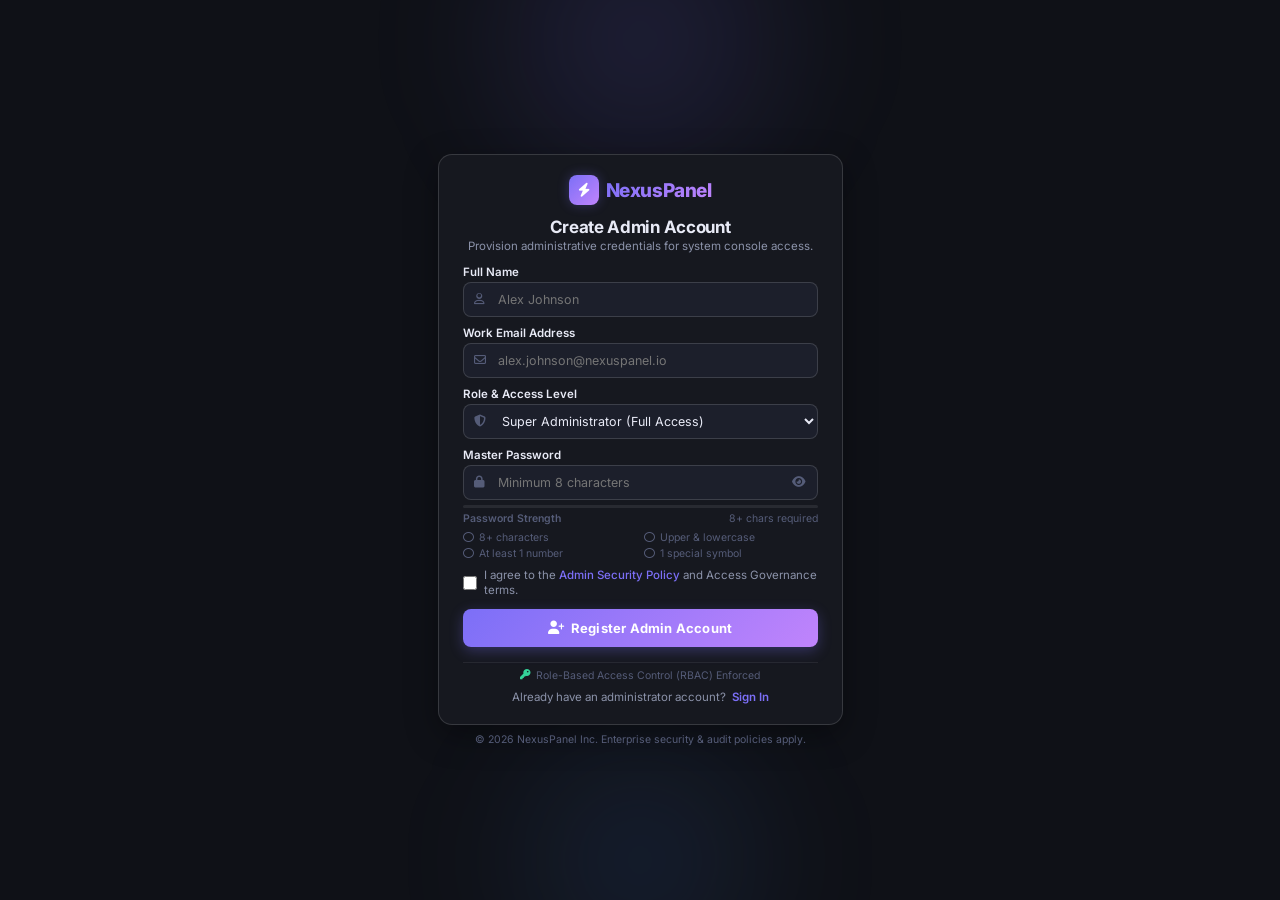
<file: register.html>
<!DOCTYPE html>
<html lang="en">
<head>
  <meta charset="UTF-8" />
  <meta name="viewport" content="width=device-width, initial-scale=1.0" />
  <meta name="description" content="NexusPanel – Administrator Account Registration Console." />
  <title>NexusPanel – Admin Registration</title>
  <link rel="icon" type="image/svg+xml" href="assets/images/favicon.svg" />

  <!-- Instant Theme & Layout Preload (Zero FOUC) -->
  <script>
    (function () {
      try {
        if (localStorage.getItem('theme') === 'light') {
          document.documentElement.classList.add('light-mode');
        }
      } catch (e) {}
    })();
  </script>

  <link rel="stylesheet" href="assets/css/style.css" />
  <link rel="stylesheet" href="assets/css/auth.css" />
  <link rel="preconnect" href="https://fonts.googleapis.com" />
  <link rel="preconnect" href="https://fonts.gstatic.com" crossorigin />
  <link href="https://fonts.googleapis.com/css2?family=Inter:wght@300;400;500;600;700;800&display=swap" rel="stylesheet" />
  <link rel="stylesheet" href="https://cdnjs.cloudflare.com/ajax/libs/font-awesome/6.5.1/css/all.min.css" />
</head>
<body class="auth-body">
  <script>
    if (document.documentElement.classList.contains('light-mode')) document.body.classList.add('light-mode');
  </script>

  <div class="auth-wrapper">
    <!-- Ambient Background Glows -->
    <div class="auth-glow-top"></div>
    <div class="auth-glow-bottom"></div>


    <!-- Centered Admin Registration Card -->
    <div class="auth-card-container">
      <div class="auth-admin-card">

        <!-- Centered Brand Logo -->
        <div class="auth-brand-center">
          <div class="brand-logo-row">
            <div class="logo-icon"><i class="fa-solid fa-bolt"></i></div>
            <span class="logo-text">NexusPanel</span>
          </div>
        </div>

        <!-- Header -->
        <div class="auth-header-text">
          <h1 class="auth-title">Create Admin Account</h1>
          <p class="auth-subtitle">Provision administrative credentials for system console access.</p>
        </div>

        <!-- Registration Form -->
        <form class="auth-form" id="registerForm" autocomplete="on">

          <!-- Full Name -->
          <div class="auth-field-group">
            <label class="auth-label" for="regName">Full Name</label>
            <div class="auth-input-wrap">
              <i class="fa-regular fa-user auth-input-icon"></i>
              <input 
                type="text" 
                class="auth-input" 
                id="regName" 
                placeholder="Alex Johnson" 
                required 
                autocomplete="name" 
              />
            </div>
          </div>

          <!-- Admin Work Email -->
          <div class="auth-field-group">
            <label class="auth-label" for="regEmail">Work Email Address</label>
            <div class="auth-input-wrap">
              <i class="fa-regular fa-envelope auth-input-icon"></i>
              <input 
                type="email" 
                class="auth-input" 
                id="regEmail" 
                placeholder="alex.johnson@nexuspanel.io" 
                required 
                autocomplete="email" 
              />
            </div>
          </div>

          <!-- Admin Role Assignment -->
          <div class="auth-field-group">
            <label class="auth-label" for="regRole">Role &amp; Access Level</label>
            <div class="auth-input-wrap">
              <i class="fa-solid fa-shield-halved auth-input-icon"></i>
              <select class="auth-select" id="regRole" required>
                <option value="super_admin">Super Administrator (Full Access)</option>
                <option value="ops_manager">Operations Manager</option>
                <option value="finance_admin">Finance &amp; Billing Officer</option>
                <option value="support_lead">Support &amp; CRM Lead</option>
              </select>
            </div>
          </div>

          <!-- Create Password -->
          <div class="auth-field-group">
            <label class="auth-label" for="regPassword">Master Password</label>
            <div class="auth-input-wrap">
              <i class="fa-solid fa-lock auth-input-icon"></i>
              <input 
                type="password" 
                class="auth-input" 
                id="regPassword" 
                placeholder="Minimum 8 characters" 
                required 
                autocomplete="new-password" 
              />
              <button 
                type="button" 
                class="auth-pass-toggle" 
                data-target="regPassword" 
                aria-label="Toggle password visibility"
              >
                <i class="fa-solid fa-eye"></i>
              </button>
            </div>

            <!-- Password Strength Bar & Checklist -->
            <div class="pass-strength-container">
              <div class="pass-strength-bar">
                <div class="pass-strength-fill" id="strengthFill"></div>
              </div>
              <div class="pass-strength-meta">
                <span class="pass-strength-text" id="strengthText">Password Strength</span>
                <span style="color:var(--text-muted);">8+ chars required</span>
              </div>
              <div class="pass-req-list">
                <div class="pass-req-item" id="reqLength">
                  <i class="fa-regular fa-circle"></i> 8+ characters
                </div>
                <div class="pass-req-item" id="reqUpper">
                  <i class="fa-regular fa-circle"></i> Upper &amp; lowercase
                </div>
                <div class="pass-req-item" id="reqNumber">
                  <i class="fa-regular fa-circle"></i> At least 1 number
                </div>
                <div class="pass-req-item" id="reqSymbol">
                  <i class="fa-regular fa-circle"></i> 1 special symbol
                </div>
              </div>
            </div>
          </div>

          <!-- Security Policy Compliance Checkbox -->
          <label class="auth-checkbox-label">
            <input type="checkbox" class="auth-checkbox" id="regTerms" required />
            <span>
              I agree to the <a href="#" onclick="showToast('NexusPanel Admin Compliance: Mandatory 2FA and session audit logging policies active.', 'info'); return false;">Admin Security Policy</a> and Access Governance terms.
            </span>
          </label>

          <!-- Submit Button -->
          <button type="submit" class="auth-submit-btn" id="registerSubmitBtn">
            <i class="fa-solid fa-user-plus"></i>
            <span>Register Admin Account</span>
          </button>

          <!-- Security Footnote -->
          <div class="auth-security-chip">
            <i class="fa-solid fa-key"></i>
            <span>Role-Based Access Control (RBAC) Enforced</span>
          </div>

        </form>

        <!-- Login Link -->
        <div class="auth-footer">
          Already have an administrator account? 
          <a href="login.html">Sign In</a>
        </div>

      </div>

      <!-- Copyright Notice -->
      <div class="auth-bottom-note">
        &copy; 2026 NexusPanel Inc. Enterprise security &amp; audit policies apply.
      </div>
    </div>

  </div>

  <!-- Scripts -->
  <script src="assets/js/auth.js"></script>
</body>
</html>
</file>
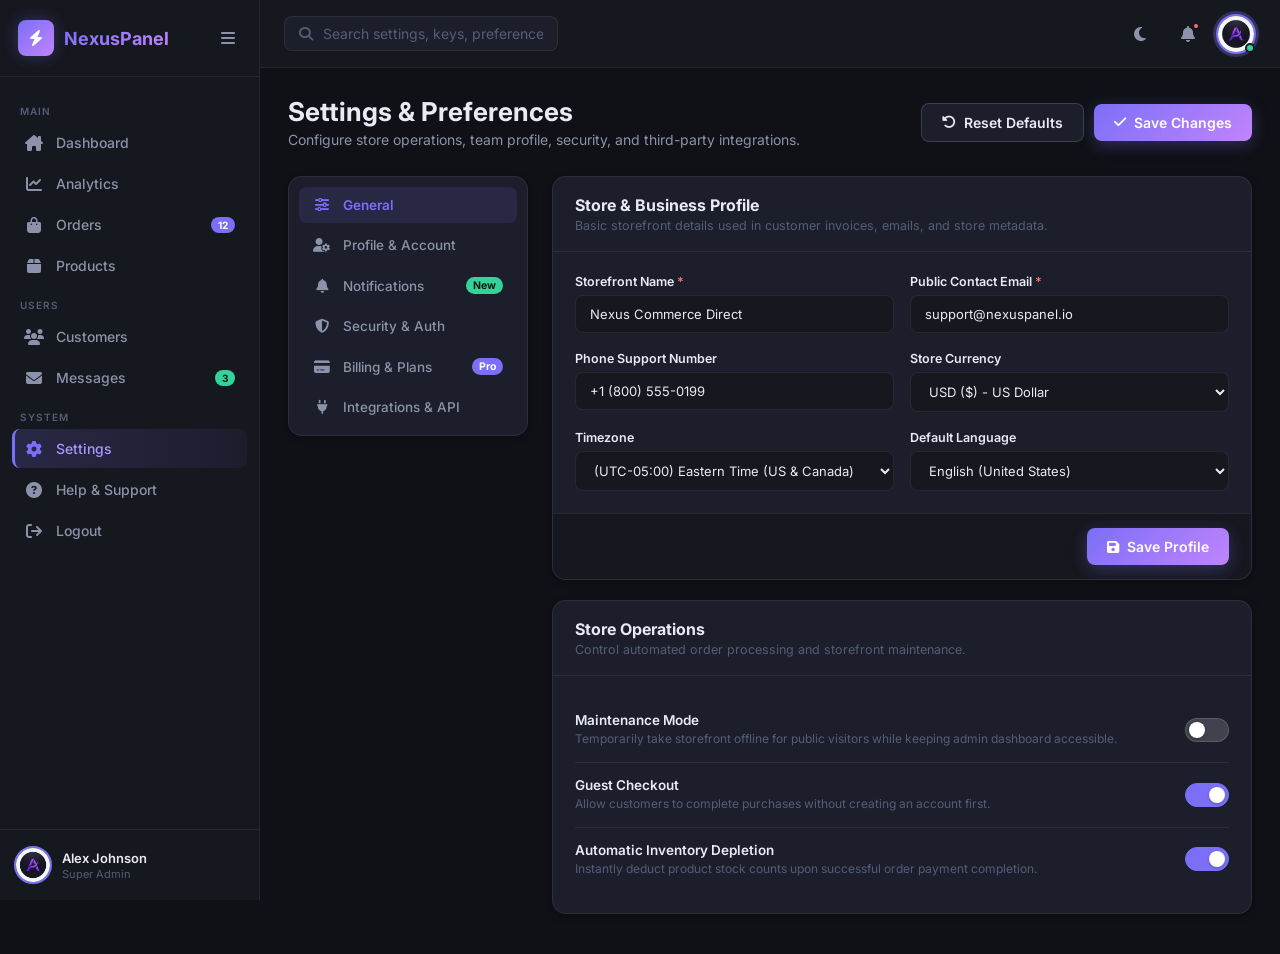
<file: settings.html>
<!DOCTYPE html>
<html lang="en">
<head>
  <meta charset="UTF-8" />
  <meta name="viewport" content="width=device-width, initial-scale=1.0" />
  <meta name="description" content="NexusPanel – Settings and system preferences configuration for store operations, admin profile, security, and integrations." />
  <title>NexusPanel – Settings &amp; Preferences</title>
  <link rel="icon" type="image/svg+xml" href="assets/images/favicon.svg" />
  <!-- Instant Theme & Layout Preload (Zero FOUC) -->
  <script>
    (function () {
      try {
        if (localStorage.getItem('theme') === 'light') {
          document.documentElement.classList.add('light-mode');
        }
        if (window.innerWidth > 900 && localStorage.getItem('sidebarCollapsed') === 'true') {
          document.documentElement.classList.add('sidebar-collapsed');
        }
      } catch (e) {}
    })();
  </script>
  <link rel="stylesheet" href="assets/css/style.css" />
  <link rel="stylesheet" href="assets/css/components.css" />
  <link rel="preconnect" href="https://fonts.googleapis.com" />
  <link rel="preconnect" href="https://fonts.gstatic.com" crossorigin />
  <link href="https://fonts.googleapis.com/css2?family=Inter:wght@300;400;500;600;700;800&display=swap" rel="stylesheet" />
  <link rel="stylesheet" href="https://cdnjs.cloudflare.com/ajax/libs/font-awesome/6.5.1/css/all.min.css" />
</head>
<body>
  <script>
    if (document.documentElement.classList.contains('light-mode')) document.body.classList.add('light-mode');
    if (document.documentElement.classList.contains('sidebar-collapsed')) document.body.classList.add('sidebar-collapsed');
  </script>

  <!-- ========== SIDEBAR ========== -->
  <aside class="sidebar" id="sidebar">
    <div class="sidebar-header">
      <div class="logo">
        <div class="logo-icon"><i class="fa-solid fa-bolt"></i></div>
        <span class="logo-text">NexusPanel</span>
      </div>
      <button class="sidebar-toggle" id="sidebarToggle" aria-label="Toggle Sidebar">
        <i class="fa-solid fa-bars"></i>
      </button>
    </div>

    <nav class="sidebar-nav">
      <p class="nav-label">Main</p>
      <a href="index.html" class="nav-item" id="nav-dashboard">
        <i class="fa-solid fa-house-chimney"></i>
        <span>Dashboard</span>
      </a>
      <a href="analytics.html" class="nav-item" id="nav-analytics">
        <i class="fa-solid fa-chart-line"></i>
        <span>Analytics</span>
      </a>
      <a href="orders.html" class="nav-item" id="nav-orders">
        <i class="fa-solid fa-bag-shopping"></i>
        <span>Orders</span>
        <span class="badge">12</span>
      </a>
      <a href="products.html" class="nav-item" id="nav-products">
        <i class="fa-solid fa-box"></i>
        <span>Products</span>
      </a>

      <p class="nav-label">Users</p>
      <a href="customers.html" class="nav-item" id="nav-customers">
        <i class="fa-solid fa-users"></i>
        <span>Customers</span>
      </a>
      <a href="messages.html" class="nav-item" id="nav-messages">
        <i class="fa-solid fa-envelope"></i>
        <span>Messages</span>
        <span class="badge badge-green">3</span>
      </a>

      <p class="nav-label">System</p>
      <a href="settings.html" class="nav-item active" id="nav-settings">
        <i class="fa-solid fa-gear"></i>
        <span>Settings</span>
      </a>
      <a href="help.html" class="nav-item" id="nav-help">
        <i class="fa-solid fa-circle-question"></i>
        <span>Help &amp; Support</span>
      </a>
      <a href="login.html" class="nav-item" id="nav-logout">
        <i class="fa-solid fa-arrow-right-from-bracket"></i>
        <span>Logout</span>
      </a>
    </nav>

    <div class="sidebar-footer">
      <a href="settings.html#profile" class="user-profile" style="text-decoration: none; color: inherit;">
        <img src="assets/images/avatar.png" alt="User Avatar" class="user-avatar" id="userAvatar" />
        <div class="user-info">
          <p class="user-name">Alex Johnson</p>
          <p class="user-role">Super Admin</p>
        </div>
      </a>
    </div>
  </aside>

  <!-- ========== MAIN CONTENT ========== -->
  <div class="main-wrapper" id="mainWrapper">

    <!-- TOPBAR -->
    <header class="topbar">
      <div class="topbar-left">
        <button class="mobile-menu-btn" id="mobileMenuBtn" aria-label="Open Menu">
          <i class="fa-solid fa-bars"></i>
        </button>
        <div class="search-box">
          <i class="fa-solid fa-magnifying-glass"></i>
          <input type="text" placeholder="Search settings, keys, preferences..." id="searchInput" />
        </div>
      </div>
      <div class="topbar-right">
        <button class="icon-btn" id="themeToggle" aria-label="Toggle Theme">
          <i class="fa-solid fa-moon" id="themeIcon"></i>
        </button>

        <!-- Notification Button + Popover -->
        <div class="popover-wrap" id="notifWrap">
          <button class="icon-btn notification-btn" id="notificationBtn" aria-label="Notifications" aria-expanded="false">
            <i class="fa-solid fa-bell"></i>
            <span class="notif-dot" id="notifDot"></span>
          </button>

          <!-- Notification Popover -->
          <div class="notif-popover" id="notifPopover" role="dialog" aria-label="Notifications panel">
            <div class="notif-popover-header">
              <h4>Notifications</h4>
              <span class="notif-count-badge" id="notifCountBadge">2 New</span>
              <button class="mark-all-btn" id="markAllReadBtn">Mark all read</button>
            </div>
            <ul class="notif-list" id="notifList">
              <li class="notif-item unread">
                <div class="notif-icon"><i class="fa-solid fa-envelope"></i></div>
                <div class="notif-content">
                  <p class="notif-title">New message from Sophie Turner</p>
                  <span class="notif-time">2m ago</span>
                </div>
              </li>
              <li class="notif-item unread">
                <div class="notif-icon"><i class="fa-solid fa-shield-halved"></i></div>
                <div class="notif-content">
                  <p class="notif-title">New login from Chrome macOS</p>
                  <span class="notif-time">45m ago</span>
                </div>
              </li>
            </ul>
            <div class="notif-popover-footer">
              <a href="#" class="view-all-notifs">View all notifications <i class="fa-solid fa-arrow-right"></i></a>
            </div>
          </div>
        </div>

        <!-- Profile Button + Dropdown -->
        <div class="popover-wrap" id="profileWrap">
          <button class="topbar-avatar-btn" id="profileBtn" aria-label="Profile menu" aria-expanded="false">
            <img src="assets/images/avatar.png" alt="User" id="topbarAvatar" />
            <span class="online-dot"></span>
          </button>

          <!-- Profile Dropdown -->
          <div class="profile-dropdown" id="profileDropdown" role="dialog" aria-label="Profile menu">
            <div class="profile-dropdown-header">
              <img src="assets/images/avatar.png" alt="Alex Johnson" class="pd-avatar" />
              <div class="pd-info">
                <p class="pd-name">Alex Johnson</p>
                <p class="pd-role">Super Admin</p>
                <span class="pd-status"><span class="online-dot-sm"></span> Online</span>
              </div>
            </div>
            <div class="pd-divider"></div>
            <ul class="pd-menu">
              <li><a href="settings.html#profile" class="pd-item" id="pdProfile"><span class="pd-icon"><i class="fa-solid fa-user"></i></span> My Profile</a></li>
              <li><a href="settings.html#security" class="pd-item" id="pdAccount"><span class="pd-icon"><i class="fa-solid fa-id-badge"></i></span> Account</a></li>
              <li><a href="settings.html" class="pd-item" id="pdSettings"><span class="pd-icon"><i class="fa-solid fa-gear"></i></span> Settings</a></li>
              <li><a href="settings.html#billing" class="pd-item" id="pdBilling"><span class="pd-icon"><i class="fa-solid fa-credit-card"></i></span> Billing</a></li>
            </ul>
            <div class="pd-divider"></div>
            <ul class="pd-menu">
              <li><a href="help.html" class="pd-item" id="pdHelp"><span class="pd-icon"><i class="fa-solid fa-circle-question"></i></span> Help &amp; Support</a></li>
              <li><a href="login.html" class="pd-item pd-item-danger" id="pdLogout"><span class="pd-icon"><i class="fa-solid fa-arrow-right-from-bracket"></i></span> Sign Out</a></li>
            </ul>
          </div>
        </div>

      </div>
    </header>

    <!-- PAGE CONTENT -->
    <main class="page-content">

      <!-- PAGE TITLE & ACTIONS -->
      <section class="page-title-section">
        <div>
          <h1 class="page-title">Settings &amp; Preferences</h1>
          <p class="page-subtitle">Configure store operations, team profile, security, and third-party integrations.</p>
        </div>
        <div class="header-actions">
          <button class="btn btn-outline" id="globalResetBtn">
            <i class="fa-solid fa-rotate-left"></i>
            <span>Reset Defaults</span>
          </button>
          <button class="btn btn-primary" id="globalSaveBtn">
            <i class="fa-solid fa-check"></i>
            <span>Save Changes</span>
          </button>
        </div>
      </section>

      <!-- SETTINGS LAYOUT (2-COLUMN) -->
      <div class="settings-layout">

        <!-- NAVIGATION TABS -->
        <nav class="settings-nav" aria-label="Settings Categories">
          <button class="settings-nav-item active" data-tab="general">
            <i class="fa-solid fa-sliders"></i>
            <span>General</span>
          </button>
          <button class="settings-nav-item" data-tab="profile">
            <i class="fa-solid fa-user-gear"></i>
            <span>Profile &amp; Account</span>
          </button>
          <button class="settings-nav-item" data-tab="notifications">
            <i class="fa-solid fa-bell"></i>
            <span>Notifications</span>
            <span class="settings-nav-badge badge badge-green">New</span>
          </button>
          <button class="settings-nav-item" data-tab="security">
            <i class="fa-solid fa-shield-halved"></i>
            <span>Security &amp; Auth</span>
          </button>
          <button class="settings-nav-item" data-tab="billing">
            <i class="fa-solid fa-credit-card"></i>
            <span>Billing &amp; Plans</span>
            <span class="settings-nav-badge badge badge-purple">Pro</span>
          </button>
          <button class="settings-nav-item" data-tab="integrations">
            <i class="fa-solid fa-plug"></i>
            <span>Integrations &amp; API</span>
          </button>
        </nav>

        <!-- CONTENT PANELS -->
        <div class="settings-content">

          <!-- ================= TAB 1: GENERAL ================= -->
          <div class="settings-tab-panel active" id="tab-general">
            
            <!-- Store Profile Details -->
            <div class="settings-card">
              <div class="settings-card-header">
                <div class="settings-card-header-left">
                  <h2 class="settings-card-title">Store &amp; Business Profile</h2>
                  <p class="settings-card-desc">Basic storefront details used in customer invoices, emails, and store metadata.</p>
                </div>
              </div>
              <div class="settings-card-body">
                <div class="form-grid-2">
                  <div class="form-group">
                    <label class="form-label">Storefront Name <span class="req">*</span></label>
                    <input type="text" class="form-input" value="Nexus Commerce Direct" />
                  </div>
                  <div class="form-group">
                    <label class="form-label">Public Contact Email <span class="req">*</span></label>
                    <input type="email" class="form-input" value="support@nexuspanel.io" />
                  </div>
                </div>

                <div class="form-grid-2">
                  <div class="form-group">
                    <label class="form-label">Phone Support Number</label>
                    <input type="tel" class="form-input" value="+1 (800) 555-0199" />
                  </div>
                  <div class="form-group">
                    <label class="form-label">Store Currency</label>
                    <select class="form-input">
                      <option value="usd" selected>USD ($) - US Dollar</option>
                      <option value="eur">EUR (€) - Euro</option>
                      <option value="gbp">GBP (£) - British Pound</option>
                      <option value="jpy">JPY (¥) - Japanese Yen</option>
                      <option value="cad">CAD ($) - Canadian Dollar</option>
                    </select>
                  </div>
                </div>

                <div class="form-grid-2">
                  <div class="form-group">
                    <label class="form-label">Timezone</label>
                    <select class="form-input">
                      <option value="est" selected>(UTC-05:00) Eastern Time (US &amp; Canada)</option>
                      <option value="pst">(UTC-08:00) Pacific Time (US &amp; Canada)</option>
                      <option value="utc">(UTC+00:00) Universal Coordinated Time (London)</option>
                      <option value="cet">(UTC+01:00) Central European Time (Berlin)</option>
                      <option value="jst">(UTC+09:00) Tokyo Time</option>
                    </select>
                  </div>
                  <div class="form-group">
                    <label class="form-label">Default Language</label>
                    <select class="form-input">
                      <option value="en" selected>English (United States)</option>
                      <option value="es">Español (Spanish)</option>
                      <option value="fr">Français (French)</option>
                      <option value="de">Deutsch (German)</option>
                      <option value="ja">日本語 (Japanese)</option>
                    </select>
                  </div>
                </div>
              </div>
              <div class="settings-card-footer">
                <button type="button" class="btn btn-primary save-settings-btn">
                  <i class="fa-solid fa-floppy-disk"></i> Save Profile
                </button>
              </div>
            </div>

            <!-- Operations & Preferences -->
            <div class="settings-card">
              <div class="settings-card-header">
                <div class="settings-card-header-left">
                  <h2 class="settings-card-title">Store Operations</h2>
                  <p class="settings-card-desc">Control automated order processing and storefront maintenance.</p>
                </div>
              </div>
              <div class="settings-card-body">
                <div class="switch-list">
                  <div class="switch-row">
                    <div class="switch-info">
                      <span class="switch-title">Maintenance Mode</span>
                      <span class="switch-desc">Temporarily take storefront offline for public visitors while keeping admin dashboard accessible.</span>
                    </div>
                    <label class="switch" aria-label="Maintenance Mode toggle">
                      <input type="checkbox" />
                      <span class="slider"></span>
                    </label>
                  </div>

                  <div class="switch-row">
                    <div class="switch-info">
                      <span class="switch-title">Guest Checkout</span>
                      <span class="switch-desc">Allow customers to complete purchases without creating an account first.</span>
                    </div>
                    <label class="switch" aria-label="Guest Checkout toggle">
                      <input type="checkbox" checked />
                      <span class="slider"></span>
                    </label>
                  </div>

                  <div class="switch-row">
                    <div class="switch-info">
                      <span class="switch-title">Automatic Inventory Depletion</span>
                      <span class="switch-desc">Instantly deduct product stock counts upon successful order payment completion.</span>
                    </div>
                    <label class="switch" aria-label="Automatic Inventory toggle">
                      <input type="checkbox" checked />
                      <span class="slider"></span>
                    </label>
                  </div>
                </div>
              </div>
            </div>

          </div>

          <!-- ================= TAB 2: PROFILE & ACCOUNT ================= -->
          <div class="settings-tab-panel" id="tab-profile">

            <!-- Personal Profile Details -->
            <div class="settings-card">
              <div class="settings-card-header">
                <div class="settings-card-header-left">
                  <h2 class="settings-card-title">Admin Profile</h2>
                  <p class="settings-card-desc">Manage your personal credentials, avatar, and system role.</p>
                </div>
              </div>
              <div class="settings-card-body">
                <!-- Avatar row -->
                <div class="profile-photo-row">
                  <img src="assets/images/avatar.png" alt="Profile Preview" class="profile-photo-preview" id="profileAvatarPreview" />
                  <div class="profile-photo-actions">
                    <input type="file" id="avatarUploadInput" accept="image/*" style="display: none;" />
                    <button type="button" class="btn btn-outline" id="uploadAvatarBtn">
                      <i class="fa-solid fa-camera"></i> Change Photo
                    </button>
                    <button type="button" class="btn btn-outline" id="removeAvatarBtn" style="color: var(--red);">
                      <i class="fa-solid fa-trash-can"></i> Remove
                    </button>
                  </div>
                </div>

                <div class="form-grid-2" style="margin-top: 6px;">
                  <div class="form-group">
                    <label class="form-label">First Name <span class="req">*</span></label>
                    <input type="text" class="form-input" value="Alex" />
                  </div>
                  <div class="form-group">
                    <label class="form-label">Last Name <span class="req">*</span></label>
                    <input type="text" class="form-input" value="Johnson" />
                  </div>
                </div>

                <div class="form-grid-2">
                  <div class="form-group">
                    <label class="form-label">Work Email <span class="req">*</span></label>
                    <input type="email" class="form-input" value="alex.johnson@nexuspanel.io" />
                  </div>
                  <div class="form-group">
                    <label class="form-label">Role / Permissions</label>
                    <input type="text" class="form-input" value="Super Admin (Full Access)" disabled style="opacity: 0.7; cursor: not-allowed;" />
                  </div>
                </div>

                <div class="form-group">
                  <label class="form-label">Bio / Profile Notes</label>
                  <textarea class="form-textarea" placeholder="Write a short summary about yourself...">Lead Operations Architect and Principal Administrator for Nexus Global E-Commerce Operations.</textarea>
                </div>
              </div>
              <div class="settings-card-footer">
                <button type="button" class="btn btn-primary save-settings-btn">
                  <i class="fa-solid fa-floppy-disk"></i> Update Profile
                </button>
              </div>
            </div>

            <!-- Password Change Card -->
            <div class="settings-card">
              <div class="settings-card-header">
                <div class="settings-card-header-left">
                  <h2 class="settings-card-title">Change Password</h2>
                  <p class="settings-card-desc">Ensure your account is using a strong, unique password to prevent unauthorized access.</p>
                </div>
              </div>
              <div class="settings-card-body">
                <div class="form-group">
                  <label class="form-label">Current Password</label>
                  <input type="password" class="form-input" placeholder="••••••••••••" />
                </div>

                <div class="form-grid-2">
                  <div class="form-group">
                    <label class="form-label">New Password</label>
                    <input type="password" class="form-input" id="newPasswordInput" placeholder="Min. 8 characters with numbers &amp; symbols" />
                    
                    <!-- Strength meter -->
                    <div class="password-meter-wrap">
                      <div class="password-strength-bars">
                        <div class="password-bar-segment" id="passBar1"></div>
                        <div class="password-bar-segment" id="passBar2"></div>
                        <div class="password-bar-segment" id="passBar3"></div>
                      </div>
                      <span class="password-strength-label" id="passStrengthLabel">Enter password to check strength</span>
                    </div>
                  </div>

                  <div class="form-group">
                    <label class="form-label">Confirm New Password</label>
                    <input type="password" class="form-input" placeholder="Repeat new password" />
                  </div>
                </div>
              </div>
              <div class="settings-card-footer">
                <button type="button" class="btn btn-primary save-settings-btn">
                  <i class="fa-solid fa-key"></i> Update Password
                </button>
              </div>
            </div>

          </div>

          <!-- ================= TAB 3: NOTIFICATIONS ================= -->
          <div class="settings-tab-panel" id="tab-notifications">

            <!-- Email Alerts Card -->
            <div class="settings-card">
              <div class="settings-card-header">
                <div class="settings-card-header-left">
                  <h2 class="settings-card-title">Email Notifications</h2>
                  <p class="settings-card-desc">Choose which store events trigger an immediate or summarized email notification.</p>
                </div>
              </div>
              <div class="settings-card-body">
                <div class="switch-list">
                  <div class="switch-row">
                    <div class="switch-info">
                      <span class="switch-title">New Order Placed</span>
                      <span class="switch-desc">Receive an instant email confirmation when a customer completes a checkout order.</span>
                    </div>
                    <label class="switch" aria-label="New Order toggle">
                      <input type="checkbox" checked />
                      <span class="slider"></span>
                    </label>
                  </div>

                  <div class="switch-row">
                    <div class="switch-info">
                      <span class="switch-title">Low Inventory Alerts</span>
                      <span class="switch-desc">Notify warehouse managers when a SKU drops below 10 units in available stock.</span>
                    </div>
                    <label class="switch" aria-label="Low inventory toggle">
                      <input type="checkbox" checked />
                      <span class="slider"></span>
                    </label>
                  </div>

                  <div class="switch-row">
                    <div class="switch-info">
                      <span class="switch-title">New VIP Customer Registration</span>
                      <span class="switch-desc">Get notified when a new high-value client or wholesale applicant registers.</span>
                    </div>
                    <label class="switch" aria-label="New customer toggle">
                      <input type="checkbox" />
                      <span class="slider"></span>
                    </label>
                  </div>

                  <div class="switch-row">
                    <div class="switch-info">
                      <span class="switch-title">Refund &amp; Chargeback Requests</span>
                      <span class="switch-desc">Urgent alert when a dispute or high-ticket refund claim is filed by a customer.</span>
                    </div>
                    <label class="switch" aria-label="Refund alerts toggle">
                      <input type="checkbox" checked />
                      <span class="slider"></span>
                    </label>
                  </div>
                </div>
              </div>
            </div>

            <!-- Push & Realtime Alerts -->
            <div class="settings-card">
              <div class="settings-card-header">
                <div class="settings-card-header-left">
                  <h2 class="settings-card-title">Push &amp; In-App Notifications</h2>
                  <p class="settings-card-desc">Desktop push banners and live topbar badge alerts.</p>
                </div>
              </div>
              <div class="settings-card-body">
                <div class="switch-list">
                  <div class="switch-row">
                    <div class="switch-info">
                      <span class="switch-title">Browser Desktop Notifications</span>
                      <span class="switch-desc">Display native desktop banners even when the browser tab is in the background.</span>
                    </div>
                    <label class="switch" aria-label="Browser notification toggle">
                      <input type="checkbox" checked />
                      <span class="slider"></span>
                    </label>
                  </div>

                  <div class="switch-row">
                    <div class="switch-info">
                      <span class="switch-title">Daily Sales &amp; Revenue Digest</span>
                      <span class="switch-desc">Automated nightly recap of GMV, top products, and conversion metrics at 00:00 UTC.</span>
                    </div>
                    <label class="switch" aria-label="Daily digest toggle">
                      <input type="checkbox" checked />
                      <span class="slider"></span>
                    </label>
                  </div>
                </div>
              </div>
              <div class="settings-card-footer">
                <button type="button" class="btn btn-primary save-settings-btn">
                  <i class="fa-solid fa-floppy-disk"></i> Save Notifications
                </button>
              </div>
            </div>

          </div>

          <!-- ================= TAB 4: SECURITY & AUTH ================= -->
          <div class="settings-tab-panel" id="tab-security">

            <!-- 2FA Card -->
            <div class="settings-card">
              <div class="settings-card-header">
                <div class="settings-card-header-left">
                  <h2 class="settings-card-title">Two-Factor Authentication (2FA)</h2>
                  <p class="settings-card-desc">Add an extra layer of security using Google Authenticator or hardware keys.</p>
                </div>
                <span class="badge badge-green"><i class="fa-solid fa-shield-check" style="margin-right: 4px;"></i> Active</span>
              </div>
              <div class="settings-card-body">
                <div style="display: flex; align-items: center; justify-content: space-between; gap: 16px; flex-wrap: wrap;">
                  <div>
                    <h3 style="font-size: 14.5px; font-weight: 700; color: var(--text-primary); margin: 0 0 4px 0;">Authenticator App (TOTP)</h3>
                    <p style="font-size: 12.5px; color: var(--text-secondary); margin: 0;">Enabled on iPhone 15 Pro • Registered on Aug 14, 2026</p>
                  </div>
                  <div style="display: flex; gap: 8px;">
                    <button type="button" class="btn btn-outline" style="font-size: 12.5px;">View Backup Codes</button>
                    <button type="button" class="btn btn-outline" style="font-size: 12.5px; color: var(--red);">Disable 2FA</button>
                  </div>
                </div>
              </div>
            </div>

            <!-- Active Sessions Card -->
            <div class="settings-card">
              <div class="settings-card-header">
                <div class="settings-card-header-left">
                  <h2 class="settings-card-title">Active Login Sessions</h2>
                  <p class="settings-card-desc">Currently authorized devices signed into your NexusPanel administrative account.</p>
                </div>
              </div>
              <div class="settings-card-body" style="padding: 0;">
                <div class="table-responsive">
                  <table class="data-table" style="margin: 0;">
                    <thead>
                      <tr>
                        <th>Device &amp; Browser</th>
                        <th>IP Address</th>
                        <th>Location</th>
                        <th>Last Active</th>
                        <th style="text-align: right;">Action</th>
                      </tr>
                    </thead>
                    <tbody>
                      <tr>
                        <td>
                          <div style="display: flex; align-items: center; gap: 10px;">
                            <i class="fa-brands fa-apple" style="font-size: 18px; color: var(--text-primary);"></i>
                            <div>
                              <strong style="color: var(--text-primary); font-size: 13px;">Chrome 128 / macOS Sonoma</strong>
                              <div style="font-size: 11px; color: var(--color-green, #10b981); font-weight: 600;">Current Session</div>
                            </div>
                          </div>
                        </td>
                        <td><code>192.0.2.148</code></td>
                        <td>San Francisco, CA, USA</td>
                        <td>Just now</td>
                        <td style="text-align: right;">
                          <span class="badge badge-green">Active</span>
                        </td>
                      </tr>
                      <tr>
                        <td>
                          <div style="display: flex; align-items: center; gap: 10px;">
                            <i class="fa-solid fa-mobile-screen" style="font-size: 18px; color: var(--text-primary);"></i>
                            <div>
                              <strong style="color: var(--text-primary); font-size: 13px;">Safari / iOS 18 (iPhone)</strong>
                              <div style="font-size: 11px; color: var(--text-muted);">Mobile Client</div>
                            </div>
                          </div>
                        </td>
                        <td><code>198.51.100.42</code></td>
                        <td>San Jose, CA, USA</td>
                        <td>2 hours ago</td>
                        <td style="text-align: right;">
                          <button class="btn btn-outline revoke-session-btn" style="padding: 4px 8px; font-size: 11.5px; color: var(--red);">
                            Revoke
                          </button>
                        </td>
                      </tr>
                      <tr>
                        <td>
                          <div style="display: flex; align-items: center; gap: 10px;">
                            <i class="fa-brands fa-windows" style="font-size: 18px; color: var(--text-primary);"></i>
                            <div>
                              <strong style="color: var(--text-primary); font-size: 13px;">Edge / Windows 11</strong>
                              <div style="font-size: 11px; color: var(--text-muted);">Office Desktop</div>
                            </div>
                          </div>
                        </td>
                        <td><code>203.0.113.89</code></td>
                        <td>New York, NY, USA</td>
                        <td>3 days ago</td>
                        <td style="text-align: right;">
                          <button class="btn btn-outline revoke-session-btn" style="padding: 4px 8px; font-size: 11.5px; color: var(--red);">
                            Revoke
                          </button>
                        </td>
                      </tr>
                    </tbody>
                  </table>
                </div>
              </div>
            </div>

            <!-- Danger Zone Card -->
            <div class="settings-card" style="border-color: rgba(239, 68, 68, 0.3);">
              <div class="settings-card-header" style="background: rgba(239, 68, 68, 0.05);">
                <div class="settings-card-header-left">
                  <h2 class="settings-card-title" style="color: var(--red);"><i class="fa-solid fa-triangle-exclamation" style="margin-right: 6px;"></i> Danger Zone</h2>
                  <p class="settings-card-desc">Irreversible administrative actions that affect store ownership and data retention.</p>
                </div>
              </div>
              <div class="settings-card-body">
                <div style="display: flex; align-items: center; justify-content: space-between; gap: 16px; flex-wrap: wrap;">
                  <div>
                    <h3 style="font-size: 13.5px; font-weight: 700; color: var(--text-primary); margin: 0 0 4px 0;">Transfer Organization Ownership</h3>
                    <p style="font-size: 12px; color: var(--text-muted); margin: 0;">Grant principal billing authority and root permissions to another verified administrator.</p>
                  </div>
                  <button type="button" class="btn btn-outline" style="color: var(--red); border-color: var(--red);">Transfer Ownership</button>
                </div>
              </div>
            </div>

          </div>

          <!-- ================= TAB 5: BILLING & PLANS ================= -->
          <div class="settings-tab-panel" id="tab-billing">

            <!-- Active Plan Card -->
            <div class="billing-highlight-card">
              <div class="billing-plan-info">
                <div style="display: flex; align-items: center; gap: 8px;">
                  <span class="badge badge-purple" style="font-size: 11px;">Current Subscription</span>
                  <span class="badge badge-green">Active</span>
                </div>
                <h3 style="font-size: 22px; font-weight: 800; color: var(--text-primary); margin: 4px 0;">Enterprise Pro Tier</h3>
                <p style="font-size: 13px; color: var(--text-secondary); margin: 0;">Unlimited SKU catalog, dedicated priority support SLA, automated backups, and unlimited staff seats.</p>
              </div>
              <div style="text-align: right; flex-shrink: 0;">
                <div class="billing-price">
                  $199 <span>/ month</span>
                </div>
                <div style="font-size: 12px; color: var(--text-muted); margin-top: 4px;">Renews on Nov 15, 2026</div>
                <button type="button" class="btn btn-primary" style="margin-top: 12px;">Upgrade Plan</button>
              </div>
            </div>

            <!-- Payment Method Card -->
            <div class="settings-card">
              <div class="settings-card-header">
                <div class="settings-card-header-left">
                  <h2 class="settings-card-title">Payment Method</h2>
                  <p class="settings-card-desc">Primary credit card used for monthly software subscriptions and automated app charges.</p>
                </div>
              </div>
              <div class="settings-card-body">
                <div class="payment-method-card">
                  <div class="payment-method-left">
                    <i class="fa-brands fa-cc-mastercard payment-card-icon"></i>
                    <div>
                      <strong style="color: var(--text-primary); font-size: 14px;">Mastercard ending in 5824</strong>
                      <div style="font-size: 12px; color: var(--text-muted);">Expires 09/2028 • Default Billing Card</div>
                    </div>
                  </div>
                  <button type="button" class="btn btn-outline" style="font-size: 12.5px;">Update Card</button>
                </div>
              </div>
            </div>

            <!-- Invoices Table -->
            <div class="settings-card">
              <div class="settings-card-header">
                <div class="settings-card-header-left">
                  <h2 class="settings-card-title">Billing Invoices</h2>
                  <p class="settings-card-desc">Download past VAT invoices and tax documentation for enterprise bookkeeping.</p>
                </div>
              </div>
              <div class="settings-card-body" style="padding: 0;">
                <div class="table-responsive">
                  <table class="data-table" style="margin: 0;">
                    <thead>
                      <tr>
                        <th>Invoice Reference</th>
                        <th>Billing Period</th>
                        <th>Amount Paid</th>
                        <th>Status</th>
                        <th style="text-align: right;">Receipt</th>
                      </tr>
                    </thead>
                    <tbody>
                      <tr>
                        <td><strong>#INV-2026-009</strong></td>
                        <td>Oct 15, 2026 – Nov 15, 2026</td>
                        <td>$199.00 USD</td>
                        <td><span class="badge badge-green">Paid</span></td>
                        <td style="text-align: right;">
                          <a href="#" class="btn btn-outline" style="padding: 4px 8px; font-size: 11.5px;">
                            <i class="fa-solid fa-download"></i> PDF
                          </a>
                        </td>
                      </tr>
                      <tr>
                        <td><strong>#INV-2026-008</strong></td>
                        <td>Sep 15, 2026 – Oct 15, 2026</td>
                        <td>$199.00 USD</td>
                        <td><span class="badge badge-green">Paid</span></td>
                        <td style="text-align: right;">
                          <a href="#" class="btn btn-outline" style="padding: 4px 8px; font-size: 11.5px;">
                            <i class="fa-solid fa-download"></i> PDF
                          </a>
                        </td>
                      </tr>
                      <tr>
                        <td><strong>#INV-2026-007</strong></td>
                        <td>Aug 15, 2026 – Sep 15, 2026</td>
                        <td>$199.00 USD</td>
                        <td><span class="badge badge-green">Paid</span></td>
                        <td style="text-align: right;">
                          <a href="#" class="btn btn-outline" style="padding: 4px 8px; font-size: 11.5px;">
                            <i class="fa-solid fa-download"></i> PDF
                          </a>
                        </td>
                      </tr>
                    </tbody>
                  </table>
                </div>
              </div>
            </div>

          </div>

          <!-- ================= TAB 6: INTEGRATIONS & API ================= -->
          <div class="settings-tab-panel" id="tab-integrations">

            <!-- Connected Applications Grid -->
            <div class="settings-card">
              <div class="settings-card-header">
                <div class="settings-card-header-left">
                  <h2 class="settings-card-title">Connected Services &amp; Apps</h2>
                  <p class="settings-card-desc">Sync payment processors, marketing platforms, and automated workflow pipelines.</p>
                </div>
              </div>
              <div class="settings-card-body">
                <div class="integrations-grid">
                  
                  <!-- Stripe -->
                  <div class="integration-card">
                    <div class="integration-top">
                      <div class="integration-icon stripe"><i class="fa-brands fa-stripe"></i></div>
                      <label class="switch" aria-label="Stripe Integration toggle">
                        <input type="checkbox" checked />
                        <span class="slider"></span>
                      </label>
                    </div>
                    <div>
                      <h3 class="integration-title">Stripe Payments</h3>
                      <p class="integration-desc">Accept global credit cards, Apple Pay, and automated recurring billing.</p>
                    </div>
                    <div style="font-size: 11.5px; color: var(--color-green, #10b981); font-weight: 600;">
                      <i class="fa-solid fa-circle-check"></i> Connected
                    </div>
                  </div>

                  <!-- Slack -->
                  <div class="integration-card">
                    <div class="integration-top">
                      <div class="integration-icon slack"><i class="fa-brands fa-slack"></i></div>
                      <label class="switch" aria-label="Slack Integration toggle">
                        <input type="checkbox" checked />
                        <span class="slider"></span>
                      </label>
                    </div>
                    <div>
                      <h3 class="integration-title">Slack Channels</h3>
                      <p class="integration-desc">Stream real-time high-ticket order alerts into your team's #nexus-orders channel.</p>
                    </div>
                    <div style="font-size: 11.5px; color: var(--color-green, #10b981); font-weight: 600;">
                      <i class="fa-solid fa-circle-check"></i> Connected
                    </div>
                  </div>

                  <!-- Shopify -->
                  <div class="integration-card">
                    <div class="integration-top">
                      <div class="integration-icon shopify"><i class="fa-brands fa-shopify"></i></div>
                      <label class="switch" aria-label="Shopify Integration toggle">
                        <input type="checkbox" checked />
                        <span class="slider"></span>
                      </label>
                    </div>
                    <div>
                      <h3 class="integration-title">Shopify Multichannel</h3>
                      <p class="integration-desc">Bi-directional inventory synchronization and order fulfillment tracking.</p>
                    </div>
                    <div style="font-size: 11.5px; color: var(--color-green, #10b981); font-weight: 600;">
                      <i class="fa-solid fa-circle-check"></i> Connected
                    </div>
                  </div>

                  <!-- Mailchimp -->
                  <div class="integration-card">
                    <div class="integration-top">
                      <div class="integration-icon mailchimp"><i class="fa-brands fa-mailchimp"></i></div>
                      <label class="switch" aria-label="Mailchimp Integration toggle">
                        <input type="checkbox" checked />
                        <span class="slider"></span>
                      </label>
                    </div>
                    <div>
                      <h3 class="integration-title">Mailchimp CRM</h3>
                      <p class="integration-desc">Automated newsletter segmentation and abandoned cart email campaigns.</p>
                    </div>
                    <div style="font-size: 11.5px; color: var(--color-green, #10b981); font-weight: 600;">
                      <i class="fa-solid fa-circle-check"></i> Connected
                    </div>
                  </div>

                  <!-- Google Analytics -->
                  <div class="integration-card">
                    <div class="integration-top">
                      <div class="integration-icon google"><i class="fa-brands fa-google"></i></div>
                      <label class="switch" aria-label="Google Analytics toggle">
                        <input type="checkbox" checked />
                        <span class="slider"></span>
                      </label>
                    </div>
                    <div>
                      <h3 class="integration-title">Google Analytics 4</h3>
                      <p class="integration-desc">Track enhanced e-commerce conversion funnels and UTM marketing campaign ROI.</p>
                    </div>
                    <div style="font-size: 11.5px; color: var(--color-green, #10b981); font-weight: 600;">
                      <i class="fa-solid fa-circle-check"></i> Connected
                    </div>
                  </div>

                  <!-- Zapier -->
                  <div class="integration-card">
                    <div class="integration-top">
                      <div class="integration-icon zapier"><i class="fa-solid fa-bolt-lightning"></i></div>
                      <label class="switch" aria-label="Zapier toggle">
                        <input type="checkbox" />
                        <span class="slider"></span>
                      </label>
                    </div>
                    <div>
                      <h3 class="integration-title">Zapier Webhooks</h3>
                      <p class="integration-desc">Connect custom webhooks and trigger workflows across 5,000+ business applications.</p>
                    </div>
                    <div style="font-size: 11.5px; color: var(--text-muted); font-weight: 600;">
                      <i class="fa-solid fa-circle-pause"></i> Inactive
                    </div>
                  </div>

                </div>
              </div>
            </div>

            <!-- Developer API Keys -->
            <div class="settings-card">
              <div class="settings-card-header">
                <div class="settings-card-header-left">
                  <h2 class="settings-card-title">Developer API Access</h2>
                  <p class="settings-card-desc">Authenticate custom headless store apps and backend inventory microservices.</p>
                </div>
                <button type="button" class="btn btn-outline" style="font-size: 12px;">
                  <i class="fa-solid fa-plus"></i> Generate New Key
                </button>
              </div>
              <div class="settings-card-body">
                <div class="form-group">
                  <label class="form-label">Live Production Secret Key</label>
                  <div class="api-key-box">
                    <span class="api-key-code" id="apiKeyText">nx_live_••••••••••••••••••••••••••••</span>
                    <button type="button" class="icon-btn" id="toggleKeyVisibilityBtn" title="Reveal / Hide Key">
                      <i class="fa-solid fa-eye"></i>
                    </button>
                    <button type="button" class="btn btn-outline" id="copyApiKeyBtn" style="padding: 5px 10px; font-size: 12px;">
                      <i class="fa-regular fa-copy"></i> Copy Key
                    </button>
                  </div>
                </div>

                <div class="form-group">
                  <label class="form-label">Webhook Destination URL</label>
                  <div style="display: flex; gap: 8px;">
                    <input type="url" class="form-input" value="https://api.nexuspanel.io/v1/webhooks/orders" style="flex: 1;" />
                    <button type="button" class="btn btn-outline" style="flex-shrink: 0;">Send Test Ping</button>
                  </div>
                </div>
              </div>
              <div class="settings-card-footer">
                <button type="button" class="btn btn-primary save-settings-btn">
                  <i class="fa-solid fa-floppy-disk"></i> Save API Config
                </button>
              </div>
            </div>

          </div>

        </div>

      </div>

    </main>
  </div>

  <!-- Mobile Sidebar Backdrop -->
  <div class="sidebar-backdrop" id="sidebarBackdrop"></div>

  <!-- Popover Backdrop -->
  <div class="popover-backdrop" id="popoverBackdrop"></div>

  <!-- SCRIPTS -->
  <script src="assets/js/settings.js"></script>
</body>
</html>
</file>
<file: assets/css/style.css>
@import 'components.css';
@import 'animations.css';
@import 'responsive.css';

/* =========================================================
   NexusPanel Admin Dashboard – Main Stylesheet
   Structure:
   1. CSS Variables & Reset
   2. Layout (Sidebar + Main Wrapper)
   3. Sidebar
   4. Topbar
   5. Page Content
   6. Stat Cards
   7. Charts
   8. Table
   9. Activity Feed
   10. Buttons & Badges
   11. Utilities
   12. Animations
   13. Dark Mode
   14. Responsive
   ========================================================= */

/* ─── 1. Variables & Reset ─────────────────────────────── */
:root {
  --sidebar-w: 260px;
  --sidebar-collapsed-w: 72px;
  --topbar-h: 68px;

  /* Colors */
  --bg-base:        #0f1117;
  --bg-surface:     #16181f;
  --bg-card:        #1c1f2b;
  --bg-card-hover:  #22263a;
  --border:         rgba(255,255,255,0.07);
  --border-strong:  rgba(255,255,255,0.14);

  --text-primary:   #e8eaf6;
  --text-secondary: #8b92a9;
  --text-muted:     #555c78;

  --accent:         #7c6ff7;
  --accent-glow:    rgba(124,111,247,0.3);
  --accent-light:   #a598ff;

  --blue:    #4f8ef7;
  --green:   #34d399;
  --orange:  #fb923c;
  --red:     #f87171;

  /* Gradients */
  --grad-purple: linear-gradient(135deg, #7c6ff7, #c084fc);
  --grad-blue:   linear-gradient(135deg, #4f8ef7, #38bdf8);
  --grad-green:  linear-gradient(135deg, #34d399, #10b981);
  --grad-orange: linear-gradient(135deg, #fb923c, #f59e0b);

  /* Shadows */
  --shadow-sm:  0 2px 8px rgba(0,0,0,0.3);
  --shadow-md:  0 4px 20px rgba(0,0,0,0.4);
  --shadow-lg:  0 8px 40px rgba(0,0,0,0.5);

  /* Transitions */
  --trans:   0.25s ease;
  --trans-slow: 0.45s cubic-bezier(0.4,0,0.2,1);

  --radius-sm: 8px;
  --radius-md: 14px;
  --radius-lg: 20px;
}

*, *::before, *::after { box-sizing: border-box; margin: 0; padding: 0; }

html { scroll-behavior: smooth; }

body {
  font-family: 'Inter', sans-serif;
  background: var(--bg-base);
  color: var(--text-primary);
  min-height: 100vh;
  display: flex;
  overflow-x: hidden;
  transition: background var(--trans), color var(--trans);
  width: 100%;
}

a { text-decoration: none; color: inherit; }
ul { list-style: none; }
img { display: block; max-width: 100%; }
button { border: none; background: none; cursor: pointer; font-family: inherit; }
input { font-family: inherit; }

/* ─── 2. Layout ─────────────────────────────────────────── */
.sidebar {
  position: fixed;
  inset: 0 auto 0 0;
  width: var(--sidebar-w);
  height: 100vh;
  background: var(--bg-surface);
  border-right: 1px solid var(--border);
  display: flex;
  flex-direction: column;
  z-index: 100;
  transition: width var(--trans-slow), transform var(--trans-slow);
  overflow: hidden;
}

.main-wrapper {
  margin-left: var(--sidebar-w);
  flex: 1;
  min-width: 0;
  max-width: 100%;
  min-height: 100vh;
  transition: margin-left var(--trans-slow);
}

/* Collapsed sidebar – desktop only */
@media (min-width: 901px) {
  html.sidebar-collapsed .sidebar,
  body.sidebar-collapsed .sidebar { width: var(--sidebar-collapsed-w); }
  html.sidebar-collapsed .main-wrapper,
  body.sidebar-collapsed .main-wrapper { margin-left: var(--sidebar-collapsed-w); }

  /* Hide text labels, section headings, user info */
  html.sidebar-collapsed .logo-text,
  body.sidebar-collapsed .logo-text,
  html.sidebar-collapsed .nav-label,
  body.sidebar-collapsed .nav-label,
  html.sidebar-collapsed .user-info,
  body.sidebar-collapsed .user-info { display: none; }

  /* Hide badges – they float/break when text is gone */
  html.sidebar-collapsed .badge,
  body.sidebar-collapsed .badge { display: none; }

  /* Center header so toggle button doesn't overflow */
  html.sidebar-collapsed .sidebar-header,
  body.sidebar-collapsed .sidebar-header {
    justify-content: center;
    padding: 20px 0;
  }

  /* Center nav items and remove active left-border in collapsed mode */
  html.sidebar-collapsed .nav-item,
  body.sidebar-collapsed .nav-item {
    justify-content: center;
    padding: 12px;
    gap: 0;
  }
  html.sidebar-collapsed .nav-item span,
  body.sidebar-collapsed .nav-item span { display: none; }
  html.sidebar-collapsed .nav-item i,
  body.sidebar-collapsed .nav-item i { margin: 0; }
  html.sidebar-collapsed .nav-item.active,
  body.sidebar-collapsed .nav-item.active {
    border-left: none;
    padding-left: 12px;
  }

  /* Center footer avatar */
  html.sidebar-collapsed .sidebar-footer,
  body.sidebar-collapsed .sidebar-footer {
    padding: 12px 0;
    justify-content: center;
  }
  html.sidebar-collapsed .user-profile,
  body.sidebar-collapsed .user-profile {
    justify-content: center;
    width: 100%;
    gap: 0;
  }
  html.sidebar-collapsed .user-avatar,
  body.sidebar-collapsed .user-avatar { margin: 0; }
}

/* ─── 3. Sidebar ─────────────────────────────────────────── */
.sidebar-header {
  display: flex;
  align-items: center;
  justify-content: space-between;
  padding: 20px 18px;
  border-bottom: 1px solid var(--border);
  min-height: 70px;
}

.logo {
  display: flex;
  align-items: center;
  gap: 10px;
}

.logo-icon {
  width: 36px;
  height: 36px;
  background: var(--grad-purple);
  border-radius: var(--radius-sm);
  display: flex;
  align-items: center;
  justify-content: center;
  font-size: 16px;
  color: #fff;
  box-shadow: 0 0 16px var(--accent-glow);
  flex-shrink: 0;
}

.logo-text {
  font-size: 18px;
  font-weight: 700;
  background: var(--grad-purple);
  -webkit-background-clip: text;
  -webkit-text-fill-color: transparent;
  background-clip: text;
  white-space: nowrap;
}

.sidebar-toggle {
  color: var(--text-secondary);
  font-size: 16px;
  padding: 6px;
  border-radius: 6px;
  transition: color var(--trans), background var(--trans);
  flex-shrink: 0;
}
.sidebar-toggle:hover { color: var(--text-primary); background: var(--bg-card); }

.sidebar-nav {
  flex: 1;
  padding: 16px 12px;
  overflow-y: auto;
  scrollbar-width: thin;
  scrollbar-color: var(--border) transparent;
}

.nav-label {
  font-size: 10px;
  font-weight: 600;
  text-transform: uppercase;
  letter-spacing: 0.1em;
  color: var(--text-muted);
  padding: 12px 8px 6px;
  white-space: nowrap;
}

.nav-item {
  display: flex;
  align-items: center;
  gap: 12px;
  padding: 11px 12px;
  border-radius: var(--radius-sm);
  margin-bottom: 2px;
  color: var(--text-secondary);
  font-size: 14px;
  font-weight: 500;
  position: relative;
  transition: all var(--trans);
}
.nav-item i {
  font-size: 16px;
  width: 20px;
  text-align: center;
  flex-shrink: 0;
  transition: color var(--trans);
}
.nav-item:hover {
  background: var(--bg-card);
  color: var(--text-primary);
}
.nav-item.active {
  background: linear-gradient(90deg, rgba(124,111,247,0.18), rgba(124,111,247,0.06));
  color: var(--accent-light);
  border-left: 3px solid var(--accent);
  padding-left: 9px;
}
.nav-item.active i { color: var(--accent); }

.badge {
  margin-left: auto;
  background: var(--accent);
  color: #fff;
  font-size: 10px;
  font-weight: 700;
  padding: 2px 7px;
  border-radius: 20px;
}
.badge-green { background: var(--green); color: #0a1a13; }

.sidebar-footer {
  padding: 16px 14px;
  border-top: 1px solid var(--border);
  display: flex;
  align-items: center;
}
.user-profile {
  display: flex;
  align-items: center;
  gap: 10px;
  width: 100%;
}
.user-avatar {
  width: 38px;
  height: 38px;
  border-radius: 50%;
  object-fit: cover;
  border: 2px solid var(--accent);
  flex-shrink: 0;
}
.user-name  { font-size: 13px; font-weight: 600; color: var(--text-primary); }
.user-role  { font-size: 11px; color: var(--text-muted); margin-top: 1px; }

/* ─── 4. Topbar ──────────────────────────────────────────── */
.topbar {
  height: var(--topbar-h);
  display: flex;
  align-items: center;
  justify-content: space-between;
  padding: 0 24px;
  background: var(--bg-surface);
  border-bottom: 1px solid var(--border);
  position: sticky;
  top: 0;
  z-index: 300;
}

.topbar-left { display: flex; align-items: center; gap: 14px; }

.mobile-menu-btn {
  display: none;
  color: var(--text-secondary);
  font-size: 18px;
  padding: 8px;
  border-radius: 8px;
  transition: all var(--trans);
}
.mobile-menu-btn:hover { color: var(--text-primary); background: var(--bg-card); }

.search-box {
  display: flex;
  align-items: center;
  gap: 10px;
  background: var(--bg-card);
  border: 1px solid var(--border);
  border-radius: var(--radius-sm);
  padding: 8px 14px;
  transition: border-color var(--trans);
}
.search-box:focus-within { border-color: var(--accent); }
.search-box i { color: var(--text-muted); font-size: 14px; }
.search-box input {
  background: none;
  border: none;
  outline: none;
  color: var(--text-primary);
  font-size: 14px;
  width: 220px;
}
.search-box input::placeholder { color: var(--text-muted); }

.topbar-right { display: flex; align-items: center; gap: 8px; }

.icon-btn {
  width: 40px;
  height: 40px;
  border-radius: var(--radius-sm);
  display: flex;
  align-items: center;
  justify-content: center;
  color: var(--text-secondary);
  font-size: 16px;
  position: relative;
  transition: all var(--trans);
}
.icon-btn:hover { color: var(--text-primary); background: var(--bg-card); }

.notif-dot {
  position: absolute;
  top: 8px; right: 8px;
  width: 8px; height: 8px;
  background: var(--red);
  border-radius: 50%;
  border: 2px solid var(--bg-surface);
}

/* ─── Popover Wrapper (shared) ───────────────────────────── */
.popover-wrap {
  position: relative;
}

/* ─── Profile Avatar Button ──────────────────────────────── */
.topbar-avatar-btn {
  position: relative;
  display: flex;
  align-items: center;
  justify-content: center;
  background: none;
  border: none;
  cursor: pointer;
  padding: 0;
  border-radius: 50%;
  transition: transform var(--trans);
}
.topbar-avatar-btn:hover { transform: scale(1.06); }
.topbar-avatar-btn img {
  width: 40px; height: 40px;
  border-radius: 50%;
  object-fit: cover;
  border: 2px solid var(--accent);
  box-shadow: 0 0 0 3px var(--accent-glow);
  display: block;
  transition: box-shadow var(--trans);
}
.topbar-avatar-btn:hover img { box-shadow: 0 0 0 4px var(--accent-glow); }

/* Online indicator dot on avatar */
.online-dot {
  position: absolute;
  bottom: 1px; right: 1px;
  width: 10px; height: 10px;
  background: var(--green);
  border-radius: 50%;
  border: 2px solid var(--bg-surface);
}

/* ─── Popover / Dropdown shared base ─────────────────────── */
.notif-popover,
.profile-dropdown {
  position: absolute;
  top: calc(100% + 12px);
  right: 0;
  background: var(--bg-card);
  border: 1px solid var(--border-strong);
  border-radius: var(--radius-md);
  box-shadow: var(--shadow-lg), 0 0 0 1px var(--border);
  z-index: 200;
  opacity: 0;
  visibility: hidden;
  transform: translateY(-10px) scale(0.97);
  transform-origin: top right;
  transition: opacity 0.22s ease, transform 0.22s ease, visibility 0.22s;
  pointer-events: none;
}
.notif-popover.open,
.profile-dropdown.open {
  opacity: 1;
  visibility: visible;
  transform: translateY(0) scale(1);
  pointer-events: auto;
}

/* Arrow caret */
.notif-popover::before,
.profile-dropdown::before {
  content: '';
  position: absolute;
  top: -7px;
  right: 14px;
  width: 13px; height: 13px;
  background: var(--bg-card);
  border-left: 1px solid var(--border-strong);
  border-top: 1px solid var(--border-strong);
  transform: rotate(45deg);
  border-radius: 2px;
}

/* ─── Notification Popover ───────────────────────────────── */
.notif-popover {
  width: 360px;
}

.notif-popover-header {
  display: flex;
  align-items: center;
  gap: 8px;
  padding: 16px 18px 12px;
  border-bottom: 1px solid var(--border);
}
.notif-popover-header h4 {
  font-size: 14px;
  font-weight: 700;
  color: var(--text-primary);
  flex: 1;
}
.notif-count-badge {
  font-size: 10px;
  font-weight: 700;
  background: var(--accent);
  color: #fff;
  padding: 2px 8px;
  border-radius: 20px;
}
.mark-all-btn {
  font-size: 11px;
  color: var(--accent);
  font-weight: 600;
  cursor: pointer;
  background: none;
  border: none;
  font-family: inherit;
  transition: color var(--trans);
  white-space: nowrap;
}
.mark-all-btn:hover { color: var(--accent-light); }

/* Notification list */
.notif-list { max-height: 320px; overflow-y: auto; scrollbar-width: thin; scrollbar-color: var(--border) transparent; }

.notif-item {
  display: flex;
  align-items: flex-start;
  gap: 12px;
  padding: 13px 18px;
  border-bottom: 1px solid var(--border);
  transition: background var(--trans);
  cursor: pointer;
  position: relative;
}
.notif-item:last-child { border-bottom: none; }
.notif-item:hover { background: var(--bg-card-hover); }
.notif-item.unread { background: rgba(124,111,247,0.05); }
.notif-item.unread::before {
  content: '';
  position: absolute;
  left: 0; top: 0; bottom: 0;
  width: 3px;
  background: var(--accent);
  border-radius: 0 3px 3px 0;
}

.notif-icon-wrap {
  width: 38px; height: 38px;
  border-radius: 10px;
  display: flex; align-items: center; justify-content: center;
  font-size: 15px;
  flex-shrink: 0;
}
.notif-body { flex: 1; min-width: 0; }
.notif-title { font-size: 13px; font-weight: 600; color: var(--text-primary); margin-bottom: 3px; white-space: nowrap; overflow: hidden; text-overflow: ellipsis; }
.notif-text  { font-size: 12px; color: var(--text-secondary); line-height: 1.4; }
.notif-time  { font-size: 10px; color: var(--text-muted); margin-top: 4px; }

.notif-unread-dot {
  width: 7px; height: 7px;
  background: var(--accent);
  border-radius: 50%;
  flex-shrink: 0;
  margin-top: 6px;
}

.notif-popover-footer {
  padding: 12px 18px;
  border-top: 1px solid var(--border);
  text-align: center;
}
.view-all-notifs {
  font-size: 13px;
  color: var(--accent);
  font-weight: 600;
  display: inline-flex;
  align-items: center;
  gap: 6px;
  transition: color var(--trans), gap var(--trans);
}
.view-all-notifs:hover { color: var(--accent-light); gap: 10px; }

/* ─── Profile Dropdown ────────────────────────────────────── */
.profile-dropdown {
  width: 240px;
}

.profile-dropdown-header {
  display: flex;
  align-items: center;
  gap: 12px;
  padding: 16px 16px 14px;
}
.pd-avatar {
  width: 46px; height: 46px;
  border-radius: 50%;
  object-fit: cover;
  border: 2px solid var(--accent);
  box-shadow: 0 0 0 3px var(--accent-glow);
  flex-shrink: 0;
}
.pd-info { flex: 1; min-width: 0; }
.pd-name { font-size: 14px; font-weight: 700; color: var(--text-primary); }
.pd-role { font-size: 11px; color: var(--text-muted); margin-top: 1px; }
.pd-status {
  display: inline-flex;
  align-items: center;
  gap: 4px;
  font-size: 11px;
  color: var(--green);
  font-weight: 500;
  margin-top: 5px;
}
.online-dot-sm {
  width: 6px; height: 6px;
  background: var(--green);
  border-radius: 50%;
  display: inline-block;
}

.pd-divider { height: 1px; background: var(--border); margin: 0; }

.pd-menu { padding: 6px 0; }
.pd-item {
  display: flex;
  align-items: center;
  gap: 10px;
  padding: 9px 16px;
  font-size: 13px;
  font-weight: 500;
  color: var(--text-secondary);
  transition: background var(--trans), color var(--trans);
  border-radius: 0;
  line-height: 1;
}
/* Fixed-size icon box – keeps every icon perfectly centred */
.pd-icon {
  width: 28px;
  height: 28px;
  display: flex;
  align-items: center;
  justify-content: center;
  flex-shrink: 0;
  border-radius: 6px;
  background: rgba(255,255,255,0.04);
  transition: background var(--trans);
}
.pd-icon i {
  font-size: 12px;
  line-height: 1;
  display: block;
}
.pd-item:hover {
  background: var(--bg-card-hover);
  color: var(--text-primary);
}
.pd-item:hover .pd-icon {
  background: rgba(124,111,247,0.12);
}
.pd-item-danger { color: var(--red); }
.pd-item-danger .pd-icon { background: rgba(248,113,113,0.08); }
.pd-item-danger:hover { background: rgba(248,113,113,0.08); color: var(--red); }
.pd-item-danger:hover .pd-icon { background: rgba(248,113,113,0.18); }

/* ─── Popover Backdrop ────────────────────────────────────── */
.popover-backdrop {
  display: none;
  position: fixed;
  inset: 0;
  z-index: 150;
  background: rgba(0,0,0,0);
}
.popover-backdrop.active { display: block; }

/* ─── Sidebar Backdrop (Mobile) ──────────────────────────── */
.sidebar-backdrop {
  display: none;
  position: fixed;
  inset: 0;
  background: rgba(0, 0, 0, 0.6);
  backdrop-filter: blur(3px);
  -webkit-backdrop-filter: blur(3px);
  z-index: 95;
  opacity: 0;
  transition: opacity var(--trans);
  pointer-events: none;
}

/* ─── 5. Page Content ────────────────────────────────────── */
.page-content {
  padding: 28px 28px 40px;
  min-width: 0;
  max-width: 100%;
}

.page-title-section {
  display: flex;
  align-items: center;
  justify-content: space-between;
  margin-bottom: 28px;
  gap: 16px;
  flex-wrap: wrap;
}
.page-title   { font-size: 26px; font-weight: 700; }
.page-subtitle { color: var(--text-secondary); font-size: 14px; margin-top: 4px; }

/* ─── 6. Stat Cards ──────────────────────────────────────── */
.stats-grid {
  display: grid;
  grid-template-columns: repeat(4, minmax(0, 1fr));
  gap: 20px;
  margin-bottom: 28px;
  min-width: 0;
}

.stat-card {
  background: var(--bg-card);
  border: 1px solid var(--border);
  border-radius: var(--radius-md);
  padding: 22px 20px;
  display: flex;
  align-items: center;
  gap: 18px;
  transition: transform var(--trans), border-color var(--trans), box-shadow var(--trans);
  cursor: default;
  animation: fadeSlideUp 0.5s ease both;
  min-width: 0;
}
.stat-card:hover {
  transform: translateY(-4px);
  border-color: var(--border-strong);
  box-shadow: var(--shadow-md);
}

.stat-icon {
  width: 52px; height: 52px;
  border-radius: 14px;
  display: flex; align-items: center; justify-content: center;
  font-size: 22px;
  color: #fff;
  flex-shrink: 0;
}
.icon-purple { background: var(--grad-purple); box-shadow: 0 4px 16px rgba(124,111,247,0.35); }
.icon-blue   { background: var(--grad-blue);   box-shadow: 0 4px 16px rgba(79,142,247,0.35); }
.icon-green  { background: var(--grad-green);  box-shadow: 0 4px 16px rgba(52,211,153,0.35); }
.icon-orange { background: var(--grad-orange); box-shadow: 0 4px 16px rgba(251,146,60,0.35); }

.stat-body {
  min-width: 0;
  overflow: hidden;
}
.stat-label { font-size: 12px; color: var(--text-secondary); font-weight: 500; margin-bottom: 6px; }
.stat-value { font-size: 26px; font-weight: 800; letter-spacing: -0.5px; }
.stat-change { font-size: 12px; margin-top: 6px; display: flex; align-items: center; gap: 4px; }
.stat-change.positive { color: var(--green); }
.stat-change.negative { color: var(--red); }

/* ─── 7. Charts ──────────────────────────────────────────── */
.charts-row {
  display: grid;
  grid-template-columns: minmax(0, 1fr) 340px;
  gap: 20px;
  margin-bottom: 28px;
  min-width: 0;
}

.card {
  background: var(--bg-card);
  border: 1px solid var(--border);
  border-radius: var(--radius-md);
  padding: 22px;
  min-width: 0;
}

.card-header {
  display: flex;
  align-items: center;
  justify-content: space-between;
  margin-bottom: 20px;
  min-width: 0;
}
.card-title { font-size: 15px; font-weight: 600; }

.chart-tabs { display: flex; gap: 4px; }
.chart-tab {
  padding: 6px 14px;
  border-radius: 6px;
  font-size: 12px;
  font-weight: 600;
  color: var(--text-secondary);
  transition: all var(--trans);
}
.chart-tab:hover { color: var(--text-primary); background: var(--bg-surface); }
.chart-tab.active { background: var(--accent); color: #fff; }

.chart-legend {
  display: flex;
  flex-direction: column;
  gap: 10px;
  margin-top: 18px;
}
.legend-item {
  display: flex;
  align-items: center;
  justify-content: space-between;
  font-size: 13px;
}
.legend-dot {
  width: 10px; height: 10px;
  border-radius: 3px;
  margin-right: 8px;
  flex-shrink: 0;
}
.legend-label { display: flex; align-items: center; color: var(--text-secondary); }
.legend-value { font-weight: 600; }

/* ─── 8. Table ───────────────────────────────────────────── */
.bottom-row {
  display: grid;
  grid-template-columns: minmax(0, 1fr) 320px;
  gap: 20px;
  min-width: 0;
}

.table-responsive {
  overflow-x: auto;
  min-width: 0;
  -webkit-overflow-scrolling: touch;
}

.data-table {
  width: 100%;
  border-collapse: collapse;
  font-size: 13.5px;
  min-width: 520px;
}
.data-table th,
.data-table td {
  white-space: nowrap;
}
.data-table th {
  text-align: left;
  padding: 10px 14px;
  color: var(--text-muted);
  font-weight: 600;
  font-size: 11px;
  text-transform: uppercase;
  letter-spacing: 0.06em;
  border-bottom: 1px solid var(--border);
}
.data-table td {
  padding: 13px 14px;
  border-bottom: 1px solid var(--border);
  color: var(--text-secondary);
  transition: background var(--trans);
}
.data-table tbody tr:hover td { background: rgba(255,255,255,0.03); }
.data-table tbody tr:last-child td { border-bottom: none; }

.order-id { color: var(--accent-light); font-weight: 600; }
.cust-name { color: var(--text-primary); font-weight: 500; }

.status-badge {
  display: inline-flex;
  align-items: center;
  gap: 5px;
  padding: 4px 10px;
  border-radius: 20px;
  font-size: 11px;
  font-weight: 600;
}
.status-completed { background: rgba(52,211,153,0.15); color: var(--green); }
.status-pending   { background: rgba(251,146,60,0.15);  color: var(--orange); }
.status-cancelled { background: rgba(248,113,113,0.15); color: var(--red); }
.status-processing{ background: rgba(79,142,247,0.15);  color: var(--blue); }

/* ─── 9. Activity Feed ───────────────────────────────────── */
.activity-list { padding: 0; }
.activity-item {
  display: flex;
  gap: 14px;
  padding: 14px 0;
  border-bottom: 1px solid var(--border);
}
.activity-item:last-child { border-bottom: none; }

.activity-icon {
  width: 36px; height: 36px;
  border-radius: 10px;
  display: flex; align-items: center; justify-content: center;
  font-size: 14px;
  flex-shrink: 0;
}

.activity-body { flex: 1; }
.activity-text {
  font-size: 13px;
  color: var(--text-secondary);
  line-height: 1.5;
}
.activity-text strong { color: var(--text-primary); }
.activity-time {
  font-size: 11px;
  color: var(--text-muted);
  margin-top: 4px;
}

/* ─── 10. Buttons ────────────────────────────────────────── */
.btn {
  display: inline-flex;
  align-items: center;
  gap: 8px;
  padding: 10px 20px;
  border-radius: var(--radius-sm);
  font-size: 14px;
  font-weight: 600;
  transition: all var(--trans);
  cursor: pointer;
  border: none;
  font-family: inherit;
}
.btn-primary {
  background: var(--grad-purple);
  color: #fff;
  box-shadow: 0 4px 16px var(--accent-glow);
}
.btn-primary:hover {
  transform: translateY(-2px);
  box-shadow: 0 6px 24px var(--accent-glow);
  filter: brightness(1.1);
}

.link-btn {
  font-size: 13px;
  color: var(--accent);
  display: flex;
  align-items: center;
  gap: 5px;
  font-weight: 500;
  transition: color var(--trans);
}
.link-btn:hover { color: var(--accent-light); }

/* ─── 11. Utilities ──────────────────────────────────────── */
.chart-card-sm { display: flex; flex-direction: column; }

/* Revenue chart wrapper – gives Chart.js a fixed reference height */
.chart-wrap {
  position: relative;
  width: 100%;
  height: 300px;
  min-width: 0;
}

/* Donut chart wrapper */
.chart-wrap-donut {
  position: relative;
  width: 100%;
  height: 220px;
  min-width: 0;
}

/* ─── 12. Animations ─────────────────────────────────────── */
@keyframes fadeSlideUp {
  from { opacity: 0; transform: translateY(18px); }
  to   { opacity: 1; transform: translateY(0); }
}

.stat-card:nth-child(1) { animation-delay: 0.05s; }
.stat-card:nth-child(2) { animation-delay: 0.12s; }
.stat-card:nth-child(3) { animation-delay: 0.19s; }
.stat-card:nth-child(4) { animation-delay: 0.26s; }

/* ─── 13. Light Mode ─────────────────────────────────────── */
html.light-mode {
  background: #f0f2f8;
  color-scheme: light;
}
html.light-mode,
body.light-mode {
  --bg-base:       #f0f2f8;
  --bg-surface:    #ffffff;
  --bg-card:       #ffffff;
  --bg-card-hover: #f5f5fb;
  --border:        rgba(0,0,0,0.08);
  --border-strong: rgba(0,0,0,0.15);
  --text-primary:  #111827;
  --text-secondary:#4b5563;
  --text-muted:    #9ca3af;
}

/* ─── 14. Responsive ─────────────────────────────────────── */
@media (max-width: 1200px) {
  .stats-grid { grid-template-columns: repeat(2, minmax(0, 1fr)); }
  .charts-row { grid-template-columns: minmax(0, 1fr); }
  .bottom-row { grid-template-columns: minmax(0, 1fr); }
}

@media (max-width: 900px) {
  .sidebar {
    transform: translateX(-100%);
    width: var(--sidebar-w);
    box-shadow: var(--shadow-lg);
  }
  body.sidebar-open .sidebar {
    transform: translateX(0);
  }
  body.sidebar-open .sidebar-backdrop {
    display: block;
    opacity: 1;
    pointer-events: auto;
  }
  .main-wrapper {
    margin-left: 0 !important;
  }
  .mobile-menu-btn {
    display: flex;
  }
}

@media (max-width: 768px) {
  .topbar { padding: 0 16px; }
  .page-content { padding: 20px 16px 36px; }
  .page-title { font-size: 22px; }
  .page-title-section { margin-bottom: 20px; }
  .charts-row { gap: 16px; margin-bottom: 20px; }
  .bottom-row { gap: 16px; }
  .stats-grid { gap: 14px; margin-bottom: 20px; }
}

@media (max-width: 600px) {
  .stats-grid { grid-template-columns: minmax(0, 1fr); }
  .page-content { padding: 16px 12px 30px; }
  .search-box { display: none; }
  .page-title { font-size: 20px; }
  .page-subtitle { font-size: 13px; }
  .stat-card { padding: 16px; gap: 14px; }
  .stat-value { font-size: 22px; }
  .stat-icon { width: 44px; height: 44px; font-size: 18px; }
  .card { padding: 16px; }
  .chart-wrap { height: 260px; }
  .chart-wrap-donut { height: 200px; }
  .notif-popover {
    width: calc(100vw - 24px);
    max-width: 340px;
    right: -40px;
  }
  .notif-popover::before {
    right: 50px;
  }
}

@media (max-width: 400px) {
  .notif-popover {
    right: -60px;
  }
  .notif-popover::before {
    right: 70px;
  }
}

/* ─── 15. Analytics Page Styles ──────────────────────────── */
.header-actions {
  display: flex;
  align-items: center;
  gap: 10px;
  flex-wrap: wrap;
}

.filter-group {
  display: flex;
  align-items: center;
  background: var(--bg-card);
  border: 1px solid var(--border);
  border-radius: var(--radius-sm);
  padding: 3px;
  gap: 2px;
}

.filter-pill {
  padding: 6px 13px;
  border-radius: 6px;
  font-size: 12px;
  font-weight: 600;
  color: var(--text-secondary);
  transition: all var(--trans);
  background: none;
  border: none;
  cursor: pointer;
}
.filter-pill:hover { color: var(--text-primary); }
.filter-pill.active {
  background: var(--accent);
  color: #fff;
  box-shadow: 0 2px 8px var(--accent-glow);
}

.btn-outline {
  border: 1px solid var(--border-strong);
  background: var(--bg-card);
  color: var(--text-primary);
}
.btn-outline:hover {
  background: var(--bg-card-hover);
  border-color: var(--accent);
  transform: translateY(-2px);
}

/* Analytics KPI Stat Cards with Mini Sparklines */
.stat-card-analytics {
  display: flex;
  flex-direction: column;
  justify-content: space-between;
  gap: 14px;
  align-items: stretch;
}
.stat-card-top {
  display: flex;
  align-items: center;
  justify-content: space-between;
  width: 100%;
}
.stat-card-bottom {
  display: flex;
  align-items: flex-end;
  justify-content: space-between;
  gap: 12px;
  width: 100%;
}
.sparkline-wrap {
  width: 90px;
  height: 38px;
  position: relative;
  flex-shrink: 0;
}
.sparkline-wrap canvas {
  width: 100% !important;
  height: 100% !important;
}

/* Real-Time Widget */
.live-badge {
  display: inline-flex;
  align-items: center;
  gap: 6px;
  padding: 4px 10px;
  border-radius: 20px;
  font-size: 11px;
  font-weight: 700;
  background: rgba(52, 211, 153, 0.15);
  color: var(--green);
}
.pulse-dot {
  width: 8px;
  height: 8px;
  background: var(--green);
  border-radius: 50%;
  animation: pulseGreen 1.8s infinite;
}
@keyframes pulseGreen {
  0% { box-shadow: 0 0 0 0 rgba(52, 211, 153, 0.7); }
  70% { box-shadow: 0 0 0 8px rgba(52, 211, 153, 0); }
  100% { box-shadow: 0 0 0 0 rgba(52, 211, 153, 0); }
}

.realtime-count {
  font-size: 42px;
  font-weight: 800;
  letter-spacing: -1px;
  color: var(--text-primary);
  margin: 12px 0 4px;
  line-height: 1;
}
.realtime-sub {
  font-size: 12px;
  color: var(--text-muted);
  margin-bottom: 20px;
}
.realtime-pages {
  display: flex;
  flex-direction: column;
  gap: 10px;
}
.rt-page-item {
  display: flex;
  align-items: center;
  justify-content: space-between;
  font-size: 12px;
  padding-bottom: 8px;
  border-bottom: 1px solid var(--border);
}
.rt-page-item:last-child { border-bottom: none; padding-bottom: 0; }
.rt-page-name {
  color: var(--text-primary);
  font-family: monospace;
  font-size: 12px;
  overflow: hidden;
  text-overflow: ellipsis;
  white-space: nowrap;
  max-width: 170px;
}
.rt-page-count {
  font-weight: 700;
  color: var(--accent-light);
  background: rgba(124, 111, 247, 0.12);
  padding: 2px 7px;
  border-radius: 6px;
  font-size: 11px;
}

/* Funnel Widget */
.funnel-list {
  display: flex;
  flex-direction: column;
  gap: 14px;
}
.funnel-step {
  display: flex;
  flex-direction: column;
  gap: 5px;
}
.funnel-header {
  display: flex;
  justify-content: space-between;
  align-items: center;
  font-size: 12.5px;
}
.funnel-title { color: var(--text-primary); font-weight: 600; }
.funnel-val { font-weight: 700; color: var(--text-secondary); font-size: 12px; }
.funnel-val span { color: var(--text-muted); font-size: 11px; font-weight: 400; margin-left: 3px; }
.funnel-track {
  height: 7px;
  background: var(--bg-surface);
  border-radius: 99px;
  overflow: hidden;
}
.funnel-fill {
  height: 100%;
  border-radius: 99px;
  transition: width 0.8s ease;
}

/* Country List Widget */
.country-list {
  display: flex;
  flex-direction: column;
  gap: 12px;
}
.country-item {
  display: flex;
  align-items: center;
  gap: 10px;
  font-size: 13px;
}
.country-flag {
  font-size: 16px;
  width: 22px;
  text-align: center;
  line-height: 1;
}
.country-name {
  flex: 1;
  color: var(--text-primary);
  font-weight: 500;
  font-size: 12.5px;
}
.country-bar-wrap {
  width: 70px;
  height: 6px;
  background: var(--bg-surface);
  border-radius: 99px;
  overflow: hidden;
}
.country-bar-fill {
  height: 100%;
  background: var(--accent);
  border-radius: 99px;
}
.country-percent {
  width: 42px;
  text-align: right;
  font-weight: 600;
  color: var(--text-secondary);
  font-size: 12px;
}

/* Browser Breakdown Widget */
.browser-list {
  display: flex;
  flex-direction: column;
  gap: 12px;
}
.browser-item {
  display: flex;
  align-items: center;
  gap: 12px;
  font-size: 13px;
}
.browser-icon {
  width: 32px;
  height: 32px;
  border-radius: 8px;
  display: flex;
  align-items: center;
  justify-content: center;
  font-size: 15px;
  background: var(--bg-surface);
  color: var(--text-primary);
  flex-shrink: 0;
}
.browser-info {
  flex: 1;
  min-width: 0;
}
.browser-name-row {
  display: flex;
  justify-content: space-between;
  font-size: 12.5px;
  margin-bottom: 4px;
}
.browser-name { font-weight: 600; color: var(--text-primary); }
.browser-val { font-weight: 600; color: var(--text-secondary); }

/* Multi-column layout grids for Analytics */
.analytics-grid-3 {
  display: grid;
  grid-template-columns: repeat(3, minmax(0, 1fr));
  gap: 20px;
  margin-bottom: 28px;
  min-width: 0;
}
.analytics-grid-2 {
  display: grid;
  grid-template-columns: minmax(0, 1fr) minmax(0, 1fr);
  gap: 20px;
  margin-bottom: 28px;
  min-width: 0;
}

/* Responsive Overrides for Analytics Elements */
@media (max-width: 1200px) {
  .analytics-grid-3 { grid-template-columns: minmax(0, 1fr); }
  .analytics-grid-2 { grid-template-columns: minmax(0, 1fr); }
}

@media (max-width: 768px) {
  .analytics-grid-3, .analytics-grid-2 { gap: 16px; margin-bottom: 20px; }
  .header-actions { width: 100%; justify-content: space-between; }
  .filter-group { overflow-x: auto; max-width: 100%; }
}

@media (max-width: 480px) {
  .filter-pill { padding: 5px 10px; font-size: 11px; }
  .stat-card-analytics .stat-value { font-size: 22px; }
  .sparkline-wrap { width: 75px; }
}

/* ─── 16. Orders Page Styles ─────────────────────────────── */
.order-tabs-card {
  background: var(--bg-card);
  border: 1px solid var(--border);
  border-radius: var(--radius-md);
  margin-bottom: 24px;
  overflow: hidden;
  min-width: 0;
}

.order-tabs-nav {
  display: flex;
  align-items: center;
  flex-wrap: wrap;
  gap: 8px;
  border-bottom: 1px solid var(--border);
  padding: 12px 16px;
  background: var(--bg-card);
}

.order-tab-btn {
  display: inline-flex;
  align-items: center;
  gap: 8px;
  padding: 8px 14px;
  font-size: 13px;
  font-weight: 600;
  color: var(--text-secondary);
  border: 1px solid var(--border);
  background: var(--bg-surface);
  border-radius: var(--radius-sm);
  cursor: pointer;
  white-space: nowrap;
  position: relative;
  transition: all var(--trans);
  font-family: inherit;
}
.order-tab-btn:hover {
  color: var(--text-primary);
  background: var(--bg-card-hover);
  border-color: var(--border-strong);
}
.order-tab-btn.active {
  background: rgba(124, 111, 247, 0.15);
  border-color: var(--accent);
  color: var(--accent-light);
  box-shadow: 0 0 12px var(--accent-glow);
}
.order-tab-btn.active::after {
  display: none;
}

.tab-count {
  font-size: 11px;
  font-weight: 700;
  padding: 2px 7px;
  border-radius: 12px;
  background: var(--bg-card);
  color: var(--text-muted);
  transition: all var(--trans);
}
.order-tab-btn.active .tab-count {
  background: rgba(124, 111, 247, 0.25);
  color: #fff;
}

/* Orders Toolbar */
.orders-toolbar {
  padding: 16px 20px;
  display: flex;
  align-items: center;
  justify-content: space-between;
  gap: 16px;
  flex-wrap: wrap;
}

.toolbar-search {
  display: flex;
  align-items: center;
  gap: 10px;
  background: var(--bg-surface);
  border: 1px solid var(--border);
  border-radius: var(--radius-sm);
  padding: 8px 14px;
  min-width: 260px;
  flex: 1;
  max-width: 380px;
  transition: border-color var(--trans);
}
.toolbar-search:focus-within {
  border-color: var(--accent);
}
.toolbar-search i {
  color: var(--text-muted);
  font-size: 13px;
}
.toolbar-search input {
  background: none;
  border: none;
  outline: none;
  color: var(--text-primary);
  font-size: 13px;
  width: 100%;
}
.toolbar-search input::placeholder {
  color: var(--text-muted);
}

.toolbar-filters {
  display: flex;
  align-items: center;
  gap: 10px;
  flex-wrap: wrap;
}

.filter-select {
  background: var(--bg-surface);
  border: 1px solid var(--border);
  border-radius: var(--radius-sm);
  color: var(--text-secondary);
  font-size: 12.5px;
  font-weight: 500;
  padding: 8px 12px;
  outline: none;
  cursor: pointer;
  font-family: inherit;
  transition: border-color var(--trans);
}
.filter-select:focus {
  border-color: var(--accent);
  color: var(--text-primary);
}
.filter-select option {
  background: var(--bg-card);
  color: var(--text-primary);
}

/* Checkbox Custom Style */
.order-check {
  width: 16px;
  height: 16px;
  accent-color: var(--accent);
  cursor: pointer;
  border-radius: 4px;
}

/* Customer Cell */
.cust-cell {
  display: flex;
  align-items: center;
  gap: 10px;
}
.cust-avatar-sm {
  width: 34px;
  height: 34px;
  border-radius: 50%;
  object-fit: cover;
  border: 1.5px solid var(--accent);
  flex-shrink: 0;
}
.cust-meta {
  display: flex;
  flex-direction: column;
}
.cust-meta-name {
  font-weight: 600;
  color: var(--text-primary);
  font-size: 13px;
}
.cust-meta-email {
  font-size: 11px;
  color: var(--text-muted);
}

/* Payment Method Badge */
.payment-badge {
  display: inline-flex;
  align-items: center;
  gap: 6px;
  font-size: 12px;
  color: var(--text-secondary);
  font-weight: 500;
}
.payment-badge i {
  font-size: 14px;
  color: var(--text-muted);
}
.payment-badge.card i { color: #4f8ef7; }
.payment-badge.paypal i { color: #0079c1; }
.payment-badge.apple i { color: #fff; }

/* Payment Status Badges */
.pay-status {
  display: inline-flex;
  align-items: center;
  gap: 4px;
  font-size: 11px;
  font-weight: 700;
  padding: 2px 8px;
  border-radius: 12px;
}
.pay-paid {
  background: rgba(52, 211, 153, 0.12);
  color: var(--green);
}
.pay-pending {
  background: rgba(251, 146, 60, 0.12);
  color: var(--orange);
}
.pay-refunded {
  background: rgba(248, 113, 113, 0.12);
  color: var(--red);
}

/* Row Action Buttons */
.action-btns {
  display: flex;
  align-items: center;
  gap: 6px;
}
.action-icon-btn {
  width: 32px;
  height: 32px;
  border-radius: 6px;
  display: flex;
  align-items: center;
  justify-content: center;
  font-size: 13px;
  color: var(--text-secondary);
  background: var(--bg-surface);
  border: 1px solid var(--border);
  transition: all var(--trans);
  cursor: pointer;
}
.action-icon-btn:hover {
  color: var(--text-primary);
  background: var(--bg-card-hover);
  border-color: var(--border-strong);
}
.action-icon-btn.primary:hover {
  color: #fff;
  background: var(--accent);
  border-color: var(--accent);
}

/* Floating Bulk Actions Bar */
.bulk-actions-bar {
  position: fixed;
  bottom: 24px;
  left: 50%;
  transform: translateX(-50%) translateY(100px);
  background: var(--bg-card);
  border: 1px solid var(--accent);
  box-shadow: 0 10px 30px rgba(0,0,0,0.5), 0 0 20px var(--accent-glow);
  border-radius: 30px;
  padding: 10px 22px;
  display: flex;
  align-items: center;
  gap: 16px;
  z-index: 200;
  transition: transform 0.3s cubic-bezier(0.175, 0.885, 0.32, 1.275);
  pointer-events: none;
  opacity: 0;
}
.bulk-actions-bar.show {
  transform: translateX(-50%) translateY(0);
  pointer-events: auto;
  opacity: 1;
}
.bulk-count-badge {
  font-size: 12.5px;
  font-weight: 700;
  color: var(--text-primary);
}
.bulk-btns {
  display: flex;
  align-items: center;
  gap: 8px;
}
.btn-sm {
  padding: 6px 14px;
  font-size: 12px;
  border-radius: 20px;
  font-weight: 600;
}
.btn-deselect {
  color: var(--text-muted);
  font-size: 14px;
  cursor: pointer;
  transition: color var(--trans);
  margin-left: 4px;
}
.btn-deselect:hover { color: var(--text-primary); }

/* Pagination Wrap */
.pagination-wrap {
  padding: 18px 20px;
  display: flex;
  align-items: center;
  justify-content: space-between;
  border-top: 1px solid var(--border);
  gap: 16px;
  flex-wrap: wrap;
}
.pagination-info {
  font-size: 12.5px;
  color: var(--text-muted);
}
.pagination-pages {
  display: flex;
  align-items: center;
  gap: 4px;
}
.page-btn {
  width: 34px;
  height: 34px;
  border-radius: 6px;
  display: flex;
  align-items: center;
  justify-content: center;
  font-size: 13px;
  font-weight: 600;
  color: var(--text-secondary);
  background: var(--bg-surface);
  border: 1px solid var(--border);
  cursor: pointer;
  transition: all var(--trans);
}
.page-btn:hover:not(:disabled) {
  color: var(--text-primary);
  border-color: var(--border-strong);
  background: var(--bg-card-hover);
}
.page-btn.active {
  background: var(--accent);
  color: #fff;
  border-color: var(--accent);
  box-shadow: 0 2px 8px var(--accent-glow);
}
.page-btn:disabled {
  opacity: 0.4;
  cursor: not-allowed;
}

/* ─── Modal Components (Order & Compose Modals) ─────────── */
.order-modal-backdrop,
.modal-backdrop {
  position: fixed;
  inset: 0;
  background: rgba(0, 0, 0, 0.7);
  backdrop-filter: blur(4px);
  -webkit-backdrop-filter: blur(4px);
  z-index: 999;
  display: none;
  align-items: center;
  justify-content: center;
  padding: 20px;
  opacity: 0;
  visibility: hidden;
  pointer-events: none;
  transition: opacity 0.25s ease, visibility 0.25s;
}
.order-modal-backdrop.open,
.order-modal-backdrop.active,
.modal-backdrop.open,
.modal-backdrop.active {
  display: flex;
  opacity: 1;
  visibility: visible;
  pointer-events: auto;
}

.order-modal,
.modal-box {
  background: var(--bg-card);
  border: 1px solid var(--border-strong);
  border-radius: var(--radius-lg);
  width: 100%;
  max-width: 540px;
  max-height: 90vh;
  display: flex;
  flex-direction: column;
  box-shadow: var(--shadow-lg);
  transform: translateY(20px) scale(0.97);
  transition: transform 0.25s cubic-bezier(0.4,0,0.2,1);
  overflow: hidden;
}
.order-modal-backdrop.open .order-modal,
.modal-backdrop.open .modal-box {
  transform: translateY(0) scale(1);
}

.order-modal-header,
.modal-header {
  padding: 20px 24px;
  border-bottom: 1px solid var(--border);
  display: flex;
  align-items: center;
  justify-content: space-between;
  flex-shrink: 0;
}
.modal-title-wrap {
  display: flex;
  align-items: center;
  gap: 12px;
}
.modal-order-id,
.modal-title {
  font-size: 17px;
  font-weight: 700;
  color: var(--text-primary);
  margin: 0;
}
.modal-close-btn,
.modal-close {
  font-size: 18px;
  color: var(--text-muted);
  cursor: pointer;
  padding: 6px;
  border-radius: 6px;
  background: none;
  border: none;
  transition: color var(--trans), background var(--trans);
}
.modal-close-btn:hover,
.modal-close:hover {
  color: var(--text-primary);
  background: var(--bg-surface);
}

.order-modal > form,
.modal-box > form {
  display: flex;
  flex-direction: column;
  flex: 1;
  min-height: 0;
  overflow: hidden;
}

.order-modal-body,
.modal-body {
  padding: 24px;
  overflow-y: auto;
  scrollbar-width: thin;
  scrollbar-color: var(--border) transparent;
  display: flex;
  flex-direction: column;
  gap: 22px;
  flex: 1;
  min-height: 0;
}

.order-modal-body::-webkit-scrollbar,
.modal-body::-webkit-scrollbar {
  width: 6px;
}
.order-modal-body::-webkit-scrollbar-track,
.modal-body::-webkit-scrollbar-track {
  background: transparent;
}
.order-modal-body::-webkit-scrollbar-thumb,
.modal-body::-webkit-scrollbar-thumb {
  background: var(--border-strong);
  border-radius: 4px;
}
.order-modal-body::-webkit-scrollbar-thumb:hover,
.modal-body::-webkit-scrollbar-thumb:hover {
  background: var(--text-muted);
}

/* Modal Summary Grid */
.modal-summary-grid {
  display: grid;
  grid-template-columns: repeat(4, 1fr);
  gap: 14px;
  background: var(--bg-surface);
  border: 1px solid var(--border);
  border-radius: var(--radius-sm);
  padding: 14px 16px;
}
.modal-summary-item {
  display: flex;
  flex-direction: column;
  gap: 4px;
}
.summary-label {
  font-size: 11px;
  font-weight: 600;
  color: var(--text-muted);
  text-transform: uppercase;
  letter-spacing: 0.05em;
}
.summary-val {
  font-size: 13px;
  font-weight: 600;
  color: var(--text-primary);
}

/* Order Fulfillment Timeline */
.modal-section-title {
  font-size: 13px;
  font-weight: 700;
  text-transform: uppercase;
  letter-spacing: 0.06em;
  color: var(--text-secondary);
  margin-bottom: 12px;
}

.order-timeline {
  display: flex;
  align-items: center;
  justify-content: space-between;
  position: relative;
  padding: 10px 0 16px;
}
.timeline-track-bg {
  position: absolute;
  top: 20px;
  left: 20px;
  right: 20px;
  height: 3px;
  background: var(--bg-surface);
  z-index: 1;
}
.timeline-track-fill {
  position: absolute;
  top: 20px;
  left: 20px;
  height: 3px;
  background: var(--accent);
  z-index: 2;
  transition: width 0.5s ease;
}
.timeline-step {
  display: flex;
  flex-direction: column;
  align-items: center;
  gap: 8px;
  position: relative;
  z-index: 3;
}
.timeline-icon {
  width: 32px;
  height: 32px;
  border-radius: 50%;
  background: var(--bg-surface);
  border: 2px solid var(--border);
  display: flex;
  align-items: center;
  justify-content: center;
  font-size: 12px;
  color: var(--text-muted);
  transition: all var(--trans);
}
.timeline-step.completed .timeline-icon {
  background: var(--accent);
  border-color: var(--accent);
  color: #fff;
  box-shadow: 0 0 10px var(--accent-glow);
}
.timeline-step.active .timeline-icon {
  background: var(--bg-card);
  border-color: var(--accent);
  color: var(--accent-light);
  box-shadow: 0 0 0 3px var(--accent-glow);
}
.timeline-label {
  font-size: 11px;
  font-weight: 600;
  color: var(--text-muted);
  text-align: center;
}
.timeline-step.completed .timeline-label,
.timeline-step.active .timeline-label {
  color: var(--text-primary);
}

/* Modal Items Table */
.modal-items-table {
  width: 100%;
  border-collapse: collapse;
  font-size: 13px;
}
.modal-items-table th {
  text-align: left;
  padding: 8px 10px;
  color: var(--text-muted);
  font-size: 11px;
  font-weight: 600;
  text-transform: uppercase;
  border-bottom: 1px solid var(--border);
}
.modal-items-table td {
  padding: 12px 10px;
  border-bottom: 1px solid var(--border);
  color: var(--text-primary);
}
.modal-items-table tr:last-child td { border-bottom: none; }

/* Modal Pricing Totals */
.modal-totals {
  margin-left: auto;
  width: 240px;
  display: flex;
  flex-direction: column;
  gap: 8px;
  font-size: 13px;
}
.total-row {
  display: flex;
  justify-content: space-between;
  color: var(--text-secondary);
}
.total-row.grand-total {
  font-size: 15px;
  font-weight: 700;
  color: var(--text-primary);
  border-top: 1px solid var(--border);
  padding-top: 8px;
}

.order-modal-footer,
.modal-footer {
  padding: 16px 24px;
  border-top: 1px solid var(--border);
  display: flex;
  align-items: center;
  justify-content: flex-end;
  gap: 12px;
  flex-shrink: 0;
  background: var(--bg-card);
}

/* Responsive Overrides for Orders Page */
@media (max-width: 900px) {
  .orders-toolbar {
    flex-direction: column;
    align-items: stretch;
  }
  .toolbar-search {
    max-width: 100%;
  }
  .toolbar-filters {
    width: 100%;
    justify-content: space-between;
  }
  .filter-select {
    flex: 1;
  }
  .modal-summary-grid {
    grid-template-columns: repeat(2, 1fr);
  }
}

@media (max-width: 600px) {
  .order-tabs-nav {
    padding: 10px 12px;
    gap: 6px;
  }
  .order-tab-btn {
    padding: 6px 10px;
    font-size: 12px;
  }
  .tab-count {
    font-size: 10px;
    padding: 1px 6px;
  }
  .order-timeline {
    overflow-x: auto;
    padding-bottom: 12px;
  }
  .timeline-step {
    min-width: 75px;
  }
  .modal-totals {
    width: 100%;
  }
  .order-modal-footer,
  .modal-footer {
    flex-direction: column;
    align-items: stretch;
  }
  .order-modal-footer button,
  .modal-footer button {
    width: 100%;
    justify-content: center;
  }
  .pagination-wrap {
    flex-direction: column;
    align-items: center;
  }
  .bulk-actions-bar {
    width: calc(100vw - 32px);
    border-radius: var(--radius-sm);
    flex-direction: column;
    align-items: stretch;
    gap: 10px;
    padding: 12px 16px;
    bottom: 16px;
  }
  .bulk-btns {
    width: 100%;
    justify-content: space-between;
  }
}

/* ─── 17. Products Page Styles ────────────────────────────── */
/* View Switcher */
.view-toggle {
  display: inline-flex;
  align-items: center;
  background: var(--bg-surface);
  border: 1px solid var(--border);
  border-radius: var(--radius-sm);
  padding: 3px;
  gap: 2px;
}
.view-btn {
  width: 32px;
  height: 32px;
  border-radius: 6px;
  display: flex;
  align-items: center;
  justify-content: center;
  font-size: 14px;
  color: var(--text-muted);
  background: none;
  border: none;
  cursor: pointer;
  transition: all var(--trans);
}
.view-btn:hover {
  color: var(--text-primary);
}
.view-btn.active {
  background: var(--accent);
  color: #fff;
  box-shadow: 0 2px 8px var(--accent-glow);
}

/* Products Grid Layout */
.products-grid {
  display: grid;
  grid-template-columns: repeat(auto-fill, minmax(280px, 1fr));
  gap: 22px;
  margin-bottom: 24px;
  min-width: 0;
}

/* Product Card */
.product-card {
  background: var(--bg-card);
  border: 1px solid var(--border);
  border-radius: var(--radius-md);
  overflow: hidden;
  display: flex;
  flex-direction: column;
  transition: transform var(--trans), border-color var(--trans), box-shadow var(--trans);
  position: relative;
  min-width: 0;
}
.product-card:hover {
  transform: translateY(-4px);
  border-color: var(--border-strong);
  box-shadow: var(--shadow-md);
}

/* Product Image Box */
.product-image-wrap {
  height: 170px;
  background: linear-gradient(135deg, rgba(124, 111, 247, 0.1), rgba(79, 142, 247, 0.05));
  display: flex;
  align-items: center;
  justify-content: center;
  position: relative;
  border-bottom: 1px solid var(--border);
  overflow: hidden;
}
.product-image-icon {
  font-size: 48px;
  color: var(--accent);
  opacity: 0.85;
  transition: transform var(--trans);
}
.product-card:hover .product-image-icon {
  transform: scale(1.1);
}
.product-cat-badge {
  position: absolute;
  top: 12px;
  left: 12px;
  font-size: 10px;
  font-weight: 700;
  text-transform: uppercase;
  letter-spacing: 0.06em;
  padding: 3px 8px;
  border-radius: 6px;
  background: rgba(15, 17, 23, 0.85);
  backdrop-filter: blur(4px);
  color: var(--text-primary);
  border: 1px solid var(--border);
}
.product-status-tag {
  position: absolute;
  top: 12px;
  right: 12px;
}

/* Product Body */
.product-body {
  padding: 18px;
  display: flex;
  flex-direction: column;
  flex: 1;
  gap: 12px;
}
.product-title-row {
  display: flex;
  flex-direction: column;
  gap: 3px;
}
.product-sku {
  font-size: 11px;
  font-family: monospace;
  color: var(--text-muted);
}
.product-title {
  font-size: 15px;
  font-weight: 700;
  color: var(--text-primary);
  line-height: 1.35;
}

/* Ratings */
.product-rating {
  display: flex;
  align-items: center;
  gap: 6px;
  font-size: 12px;
}
.stars {
  color: #f59e0b;
  display: flex;
  gap: 2px;
  font-size: 11px;
}
.rating-val {
  font-weight: 700;
  color: var(--text-primary);
}
.review-count {
  color: var(--text-muted);
  font-size: 11px;
}

/* Stock Meter */
.product-stock-wrap {
  display: flex;
  flex-direction: column;
  gap: 6px;
}
.stock-info {
  display: flex;
  align-items: center;
  justify-content: space-between;
  font-size: 12px;
}
.stock-label {
  color: var(--text-muted);
}
.stock-qty {
  font-weight: 600;
}
.stock-bar-track {
  height: 6px;
  background: var(--bg-surface);
  border-radius: 99px;
  overflow: hidden;
}
.stock-bar-fill {
  height: 100%;
  border-radius: 99px;
  transition: width 0.6s ease;
}
.stock-healthy { background: var(--green); }
.stock-low     { background: var(--orange); }
.stock-out     { background: var(--red); }

/* Product Footer */
.product-footer {
  padding: 14px 18px;
  border-top: 1px solid var(--border);
  display: flex;
  align-items: center;
  justify-content: space-between;
  background: rgba(255, 255, 255, 0.01);
}
.price-box {
  display: flex;
  align-items: baseline;
  gap: 6px;
}
.current-price {
  font-size: 18px;
  font-weight: 800;
  color: var(--text-primary);
}
.compare-price {
  font-size: 12px;
  color: var(--text-muted);
  text-decoration: line-through;
}

/* Products Table Container */
.products-table-container {
  display: none;
  background: var(--bg-card);
  border: 1px solid var(--border);
  border-radius: var(--radius-md);
  margin-bottom: 24px;
  overflow: hidden;
  min-width: 0;
}
.products-table-container.active {
  display: block;
}

/* Category Badge in Table */
.cat-pill {
  display: inline-block;
  font-size: 11px;
  font-weight: 600;
  padding: 3px 8px;
  border-radius: 6px;
  background: rgba(124, 111, 247, 0.12);
  color: var(--accent-light);
}

/* Form Styles for Add / Edit Product Modal */
.form-grid-2 {
  display: grid;
  grid-template-columns: 1fr 1fr;
  gap: 16px;
}
.form-group {
  display: flex;
  flex-direction: column;
  gap: 6px;
}
.form-label {
  font-size: 12.5px;
  font-weight: 600;
  color: var(--text-primary);
}
.form-label span.req {
  color: var(--red);
}
.form-input,
.form-textarea {
  width: 100%;
  max-width: 100%;
  box-sizing: border-box;
  background: var(--bg-surface);
  border: 1px solid var(--border);
  border-radius: var(--radius-sm);
  color: var(--text-primary);
  font-size: 13px;
  padding: 10px 14px;
  outline: none;
  font-family: inherit;
  transition: border-color var(--trans);
}
.form-input:focus,
.form-textarea:focus {
  border-color: var(--accent);
}
.form-textarea {
  resize: vertical;
  min-height: 80px;
}

/* Dropzone */
.image-dropzone {
  border: 2px dashed var(--border-strong);
  border-radius: var(--radius-sm);
  padding: 24px;
  text-align: center;
  background: var(--bg-surface);
  cursor: pointer;
  transition: all var(--trans);
}
.image-dropzone:hover {
  border-color: var(--accent);
  background: rgba(124, 111, 247, 0.05);
}
.dropzone-icon {
  font-size: 28px;
  color: var(--accent);
  margin-bottom: 8px;
}
.dropzone-text {
  font-size: 12.5px;
  color: var(--text-secondary);
}
.dropzone-hint {
  font-size: 11px;
  color: var(--text-muted);
  margin-top: 4px;
}

/* Responsive Overrides for Products */
@media (max-width: 900px) {
  .products-grid {
    grid-template-columns: repeat(auto-fill, minmax(240px, 1fr));
    gap: 16px;
  }
  .form-grid-2 {
    grid-template-columns: 1fr;
  }
}

@media (max-width: 600px) {
  .products-grid {
    grid-template-columns: 1fr;
  }
}

/* ─── 18. Customers Page Styles ──────────────────────────── */
/* Customer Tier Badges */
.tier-badge {
  display: inline-flex;
  align-items: center;
  gap: 4px;
  font-size: 11px;
  font-weight: 700;
  padding: 3px 9px;
  border-radius: 20px;
  letter-spacing: 0.03em;
}
.tier-vip {
  background: linear-gradient(135deg, rgba(245, 158, 11, 0.18), rgba(251, 146, 60, 0.18));
  color: #f59e0b;
  border: 1px solid rgba(245, 158, 11, 0.35);
}
.tier-enterprise {
  background: linear-gradient(135deg, rgba(79, 142, 247, 0.18), rgba(56, 189, 248, 0.18));
  color: #38bdf8;
  border: 1px solid rgba(79, 142, 247, 0.35);
}
.tier-pro {
  background: linear-gradient(135deg, rgba(124, 111, 247, 0.18), rgba(168, 85, 247, 0.18));
  color: var(--accent-light);
  border: 1px solid rgba(124, 111, 247, 0.35);
}
.tier-trial {
  background: rgba(255, 255, 255, 0.05);
  color: var(--text-muted);
  border: 1px solid var(--border);
}

/* Customer Cell & Avatar */
.cust-cell {
  display: flex;
  align-items: center;
  gap: 12px;
}
.cust-avatar-sm {
  width: 40px;
  height: 40px;
  min-width: 40px;
  min-height: 40px;
  border-radius: 50%;
  object-fit: cover;
  border: 2px solid var(--border-strong);
  background: var(--bg-surface);
  flex-shrink: 0;
  display: block;
}
.cust-meta {
  display: flex;
  flex-direction: column;
  gap: 2px;
  min-width: 0;
}
.cust-meta-name {
  font-size: 13.5px;
  font-weight: 600;
  color: var(--text-primary);
  white-space: nowrap;
  text-decoration: none;
  transition: color var(--trans);
}
.cust-meta-name:hover {
  color: var(--accent-light);
}
.cust-meta-email {
  font-size: 11.5px;
  color: var(--text-muted);
  white-space: nowrap;
}

/* Company Cell */
.company-cell {
  display: flex;
  flex-direction: column;
  gap: 2px;
}
.company-name {
  font-size: 13px;
  font-weight: 600;
  color: var(--text-primary);
}
.company-role {
  font-size: 11px;
  color: var(--text-muted);
}

/* Customer Profile Hero */
.cust-profile-hero {
  display: flex;
  align-items: center;
  justify-content: space-between;
  gap: 16px;
  background: linear-gradient(135deg, rgba(124, 111, 247, 0.12), rgba(79, 142, 247, 0.06));
  border: 1px solid var(--border-strong);
  border-radius: var(--radius-sm);
  padding: 18px 20px;
}
.cust-hero-left {
  display: flex;
  align-items: center;
  gap: 16px;
}
.cust-hero-avatar-wrap {
  position: relative;
  width: 58px;
  height: 58px;
  flex-shrink: 0;
}
.cust-hero-avatar {
  width: 100%;
  height: 100%;
  border-radius: 50%;
  object-fit: cover;
  border: 2px solid var(--accent);
  box-shadow: 0 0 16px var(--accent-glow);
}
.cust-hero-dot {
  position: absolute;
  bottom: 2px;
  right: 2px;
  width: 12px;
  height: 12px;
  background: var(--green);
  border-radius: 50%;
  border: 2px solid var(--bg-card);
}
.cust-hero-meta {
  display: flex;
  flex-direction: column;
  gap: 4px;
}
.cust-hero-name {
  font-size: 17px;
  font-weight: 700;
  color: var(--text-primary);
  display: flex;
  align-items: center;
  gap: 8px;
}
.cust-hero-sub {
  font-size: 12px;
  color: var(--text-secondary);
}

/* Customer Stats Row */
.cust-stats-row {
  display: grid;
  grid-template-columns: repeat(4, 1fr);
  gap: 12px;
}
.cust-stat-box {
  background: var(--bg-surface);
  border: 1px solid var(--border);
  border-radius: var(--radius-sm);
  padding: 12px 14px;
  display: flex;
  flex-direction: column;
  gap: 3px;
}
.cust-stat-label {
  font-size: 11px;
  font-weight: 600;
  color: var(--text-muted);
  text-transform: uppercase;
}
.cust-stat-val {
  font-size: 16px;
  font-weight: 800;
  color: var(--text-primary);
}

/* Profile Section Card */
.profile-section-card {
  background: var(--bg-surface);
  border: 1px solid var(--border);
  border-radius: var(--radius-sm);
  padding: 16px;
  display: flex;
  flex-direction: column;
  gap: 12px;
}
.contact-details-grid {
  display: grid;
  grid-template-columns: 1fr 1fr;
  gap: 12px;
  font-size: 12.5px;
}
.contact-item {
  display: flex;
  align-items: center;
  gap: 8px;
  color: var(--text-secondary);
}
.contact-item i {
  color: var(--accent);
  width: 16px;
  text-align: center;
}
.contact-item strong {
  color: var(--text-primary);
}

/* Activity Log in Drawer */
.cust-activity-list {
  display: flex;
  flex-direction: column;
  gap: 12px;
}
.cust-activity-item {
  display: flex;
  align-items: flex-start;
  gap: 10px;
  font-size: 12px;
  padding-bottom: 8px;
  border-bottom: 1px solid var(--border);
}
.cust-activity-item:last-child {
  border-bottom: none;
  padding-bottom: 0;
}
.cust-act-icon {
  width: 24px;
  height: 24px;
  border-radius: 6px;
  background: rgba(124, 111, 247, 0.12);
  color: var(--accent-light);
  display: flex;
  align-items: center;
  justify-content: center;
  font-size: 11px;
  flex-shrink: 0;
  margin-top: 1px;
}
.cust-act-text {
  flex: 1;
  color: var(--text-secondary);
  line-height: 1.4;
}
.cust-act-text strong {
  color: var(--text-primary);
}
.cust-act-time {
  font-size: 10.5px;
  color: var(--text-muted);
  white-space: nowrap;
}

/* Responsive Overrides for Customers */
@media (max-width: 900px) {
  .cust-profile-hero {
    flex-direction: column;
    align-items: flex-start;
  }
  .cust-stats-row {
    grid-template-columns: repeat(2, 1fr);
  }
  .contact-details-grid {
    grid-template-columns: 1fr;
  }
}

/* ========================================================
   SECTION 19: MESSAGES & LIVE CHAT INTERFACE
   ======================================================== */

.chat-wrapper {
  display: flex;
  height: calc(100vh - 210px);
  min-height: 600px;
  background: var(--bg-card);
  border: 1px solid var(--border);
  border-radius: var(--radius-md);
  overflow: hidden;
  box-shadow: var(--shadow-sm);
  position: relative;
  min-width: 0;
}

/* Chat Sidebar (Conversations list) */
.chat-sidebar {
  width: 300px;
  min-width: 260px;
  max-width: 320px;
  flex-shrink: 0;
  border-right: 1px solid var(--border);
  display: flex;
  flex-direction: column;
  background: var(--bg-card);
  transition: all var(--trans);
}

.chat-sidebar-header {
  padding: 16px 18px 12px;
  border-bottom: 1px solid var(--border);
  display: flex;
  flex-direction: column;
  gap: 12px;
}

.chat-sidebar-title-row {
  display: flex;
  align-items: center;
  justify-content: space-between;
}

.chat-sidebar-title {
  font-size: 17px;
  font-weight: 700;
  color: var(--text-primary);
  display: flex;
  align-items: center;
  gap: 8px;
}

.chat-search-wrap {
  position: relative;
  display: flex;
  align-items: center;
}

.chat-search-wrap i {
  position: absolute;
  left: 12px;
  color: var(--text-muted);
  font-size: 13px;
  pointer-events: none;
}

.chat-search-input {
  width: 100%;
  padding: 8px 12px 8px 34px;
  background: var(--bg-surface);
  border: 1px solid var(--border);
  border-radius: var(--radius-sm);
  color: var(--text-primary);
  font-size: 13px;
  outline: none;
  transition: border-color var(--trans), box-shadow var(--trans);
}

.chat-search-input:focus {
  border-color: var(--accent);
  box-shadow: 0 0 0 3px var(--accent-glow);
}

.chat-filter-tabs {
  display: flex;
  align-items: center;
  gap: 6px;
  overflow-x: auto;
  padding-bottom: 2px;
  scrollbar-width: none;
}

.chat-filter-tabs::-webkit-scrollbar {
  display: none;
}

.chat-filter-btn {
  padding: 4px 10px;
  border-radius: 20px;
  font-size: 11.5px;
  font-weight: 600;
  border: 1px solid var(--border);
  background: var(--bg-surface);
  color: var(--text-secondary);
  cursor: pointer;
  white-space: nowrap;
  transition: all var(--trans);
}

.chat-filter-btn:hover {
  background: var(--bg-card-hover);
  color: var(--text-primary);
}

.chat-filter-btn.active {
  background: var(--accent);
  color: #fff;
  border-color: var(--accent);
}

/* Conversations List */
.chat-conv-list {
  flex: 1;
  overflow-y: auto;
  display: flex;
  flex-direction: column;
}

.chat-conv-item {
  display: flex;
  align-items: center;
  gap: 12px;
  padding: 13px 18px;
  border-bottom: 1px solid var(--border);
  cursor: pointer;
  transition: background var(--trans);
  position: relative;
  text-decoration: none;
}

.chat-conv-item:hover {
  background: var(--bg-card-hover);
}

.chat-conv-item.active {
  background: rgba(124, 111, 247, 0.12);
  border-left: 3px solid var(--accent);
}

.chat-conv-avatar-wrap {
  position: relative;
  flex-shrink: 0;
}

.chat-conv-avatar {
  width: 44px;
  height: 44px;
  border-radius: 50%;
  object-fit: cover;
  background: var(--bg-surface);
}

.chat-online-badge {
  position: absolute;
  bottom: 1px;
  right: 1px;
  width: 11px;
  height: 11px;
  border-radius: 50%;
  border: 2px solid var(--bg-card);
}

.chat-online-badge.online {
  background: var(--green);
}

.chat-online-badge.offline {
  background: var(--text-muted);
}

.chat-online-badge.away {
  background: var(--orange);
}

.chat-conv-body {
  flex: 1;
  min-width: 0;
}

.chat-conv-header {
  display: flex;
  align-items: center;
  justify-content: space-between;
  margin-bottom: 4px;
}

.chat-conv-name {
  font-size: 13.5px;
  font-weight: 600;
  color: var(--text-primary);
  white-space: nowrap;
  overflow: hidden;
  text-overflow: ellipsis;
}

.chat-conv-time {
  font-size: 11px;
  color: var(--text-muted);
  flex-shrink: 0;
}

.chat-conv-footer {
  display: flex;
  align-items: center;
  justify-content: space-between;
  gap: 6px;
}

.chat-conv-preview {
  font-size: 12px;
  color: var(--text-secondary);
  white-space: nowrap;
  overflow: hidden;
  text-overflow: ellipsis;
  margin: 0;
}

.chat-conv-item.unread .chat-conv-name {
  font-weight: 700;
}

.chat-conv-item.unread .chat-conv-preview {
  color: var(--text-primary);
  font-weight: 600;
}

.chat-unread-count {
  min-width: 18px;
  height: 18px;
  padding: 0 5px;
  border-radius: 9px;
  background: var(--accent);
  color: #fff;
  font-size: 10.5px;
  font-weight: 700;
  display: flex;
  align-items: center;
  justify-content: center;
  flex-shrink: 0;
}

/* Chat Main View */
.chat-main {
  flex: 1;
  display: flex;
  flex-direction: column;
  min-width: 0;
  background: var(--bg-card);
  position: relative;
}

/* Chat Main Header */
.chat-main-header {
  padding: 12px 20px;
  border-bottom: 1px solid var(--border);
  display: flex;
  align-items: center;
  justify-content: space-between;
  background: var(--bg-card);
  min-height: 64px;
  gap: 12px;
}

.chat-header-user {
  display: flex;
  align-items: center;
  gap: 12px;
  min-width: 0;
}

.chat-back-btn {
  display: none;
  background: none;
  border: none;
  color: var(--text-primary);
  font-size: 16px;
  cursor: pointer;
  padding: 6px;
  border-radius: var(--radius-sm);
  transition: background var(--trans);
}

.chat-back-btn:hover {
  background: var(--bg-surface);
}

.chat-header-avatar-wrap {
  position: relative;
  flex-shrink: 0;
}

.chat-header-avatar {
  width: 40px;
  height: 40px;
  border-radius: 50%;
  object-fit: cover;
}

.chat-header-details {
  min-width: 0;
}

.chat-header-name {
  font-size: 14.5px;
  font-weight: 700;
  color: var(--text-primary);
  line-height: 1.2;
  white-space: nowrap;
  overflow: hidden;
  text-overflow: ellipsis;
}

.chat-header-status {
  font-size: 11.5px;
  color: var(--green);
  display: flex;
  align-items: center;
  gap: 5px;
}

.chat-header-status.offline {
  color: var(--text-muted);
}

.chat-header-actions {
  display: flex;
  align-items: center;
  gap: 6px;
  flex-shrink: 0;
}

/* Chat Messages Stream */
.chat-messages-stream {
  flex: 1;
  padding: 20px;
  overflow-y: auto;
  display: flex;
  flex-direction: column;
  gap: 16px;
  background: var(--bg-base);
}

.chat-divider-date {
  display: flex;
  align-items: center;
  justify-content: center;
  margin: 8px 0;
  position: relative;
}

.chat-divider-date span {
  background: var(--bg-surface);
  border: 1px solid var(--border);
  padding: 3px 12px;
  border-radius: 12px;
  font-size: 11px;
  font-weight: 600;
  color: var(--text-muted);
}

/* Message Rows */
.chat-message-row {
  display: flex;
  gap: 10px;
  max-width: 72%;
  animation: fadeInMsg 0.2s ease forwards;
}

@keyframes fadeInMsg {
  from { opacity: 0; transform: translateY(4px); }
  to { opacity: 1; transform: translateY(0); }
}

.chat-message-row.incoming {
  align-self: flex-start;
}

.chat-message-row.outgoing {
  align-self: flex-end;
  flex-direction: row-reverse;
}

.chat-msg-avatar {
  width: 32px;
  height: 32px;
  border-radius: 50%;
  object-fit: cover;
  flex-shrink: 0;
  margin-top: 4px;
}

.chat-msg-content {
  display: flex;
  flex-direction: column;
  gap: 4px;
}

.chat-message-row.outgoing .chat-msg-content {
  align-items: flex-end;
}

.chat-bubble {
  padding: 10px 15px;
  border-radius: 16px;
  font-size: 13.5px;
  line-height: 1.5;
  word-break: break-word;
  box-shadow: var(--shadow-sm);
}

.chat-message-row.incoming .chat-bubble {
  background: var(--bg-card);
  border: 1px solid var(--border);
  color: var(--text-primary);
  border-top-left-radius: 4px;
}

.chat-message-row.outgoing .chat-bubble {
  background: var(--grad-purple);
  color: #fff;
  border-top-right-radius: 4px;
}

.chat-msg-meta {
  display: flex;
  align-items: center;
  gap: 6px;
  font-size: 10.5px;
  color: var(--text-muted);
  padding: 0 2px;
}

.chat-msg-meta i {
  font-size: 11px;
}

.chat-msg-meta i.read {
  color: var(--accent);
}

/* Attachment Card inside Message */
.chat-attachment {
  display: flex;
  align-items: center;
  gap: 10px;
  background: rgba(0, 0, 0, 0.08);
  padding: 8px 12px;
  border-radius: var(--radius-sm);
  margin-top: 6px;
  border: 1px solid var(--border);
  text-decoration: none;
  color: inherit;
  transition: background var(--trans);
}

html.light-mode .chat-attachment,
body.light-mode .chat-attachment {
  background: rgba(0, 0, 0, 0.04);
}

.chat-message-row.outgoing .chat-attachment {
  background: rgba(255, 255, 255, 0.2);
  color: #fff;
  border-color: rgba(255, 255, 255, 0.25);
}

.chat-attachment:hover {
  background: rgba(0, 0, 0, 0.12);
}

.chat-message-row.outgoing .chat-attachment:hover {
  background: rgba(255, 255, 255, 0.3);
}

.chat-attachment-icon {
  font-size: 20px;
}

.chat-attachment-info {
  display: flex;
  flex-direction: column;
}

.chat-attachment-name {
  font-size: 12px;
  font-weight: 600;
}

.chat-attachment-size {
  font-size: 10.5px;
  opacity: 0.8;
}

/* Typing Indicator */
.chat-typing-indicator {
  display: none;
  align-items: center;
  gap: 4px;
  padding: 8px 14px;
  background: var(--bg-card);
  border: 1px solid var(--border);
  border-radius: 16px;
  align-self: flex-start;
  margin-bottom: 6px;
  width: fit-content;
}

.chat-typing-indicator.active {
  display: flex;
}

.typing-dot {
  width: 6px;
  height: 6px;
  border-radius: 50%;
  background: var(--text-muted);
  animation: typingBounce 1.4s infinite ease-in-out both;
}

.typing-dot:nth-child(1) { animation-delay: -0.32s; }
.typing-dot:nth-child(2) { animation-delay: -0.16s; }

@keyframes typingBounce {
  0%, 80%, 100% { transform: scale(0); opacity: 0.4; }
  40% { transform: scale(1); opacity: 1; }
}

/* Chat Input Bar */
.chat-input-bar {
  padding: 12px 18px;
  border-top: 1px solid var(--border);
  background: var(--bg-card);
  display: flex;
  align-items: center;
  gap: 10px;
}

.chat-input-actions {
  display: flex;
  align-items: center;
  gap: 4px;
}

.chat-input-field {
  flex: 1;
  padding: 10px 14px;
  background: var(--bg-surface);
  border: 1px solid var(--border);
  border-radius: 24px;
  font-size: 13.5px;
  color: var(--text-primary);
  outline: none;
  transition: border-color var(--trans), box-shadow var(--trans);
}

.chat-input-field:focus {
  border-color: var(--accent);
  box-shadow: 0 0 0 3px var(--accent-glow);
}

.chat-send-btn {
  width: 40px;
  height: 40px;
  border-radius: 50%;
  background: var(--grad-purple);
  border: none;
  color: #fff;
  display: flex;
  align-items: center;
  justify-content: center;
  cursor: pointer;
  transition: transform var(--trans), box-shadow var(--trans);
  flex-shrink: 0;
}

.chat-send-btn:hover {
  transform: translateY(-1px);
  box-shadow: 0 4px 12px var(--accent-glow);
}

.chat-send-btn:active {
  transform: translateY(0);
}

/* Chat Info Panel (Right Sidebar) */
.chat-info-panel {
  width: 280px;
  min-width: 260px;
  max-width: 290px;
  flex-shrink: 0;
  border-left: 1px solid var(--border);
  background: var(--bg-card);
  display: flex;
  flex-direction: column;
  overflow-y: auto;
  transition: all var(--trans);
}

.chat-info-panel.hidden {
  display: none !important;
}

.chat-info-header {
  padding: 20px 16px 14px;
  text-align: center;
  border-bottom: 1px solid var(--border);
  display: flex;
  flex-direction: column;
  align-items: center;
  gap: 8px;
}

.chat-info-avatar {
  width: 72px;
  height: 72px;
  border-radius: 50%;
  object-fit: cover;
  border: 3px solid var(--bg-surface);
  box-shadow: var(--shadow-sm);
}

.chat-info-name {
  font-size: 16px;
  font-weight: 700;
  color: var(--text-primary);
  margin: 0;
}

.chat-info-role {
  font-size: 11.5px;
  color: var(--text-muted);
}

.chat-info-body {
  padding: 16px;
  display: flex;
  flex-direction: column;
  gap: 16px;
}

.chat-info-section {
  display: flex;
  flex-direction: column;
  gap: 8px;
}

.chat-info-section-title {
  font-size: 11.5px;
  font-weight: 700;
  color: var(--text-muted);
  text-transform: uppercase;
  letter-spacing: 0.5px;
}

.chat-info-contact-list {
  display: flex;
  flex-direction: column;
  gap: 10px;
  font-size: 12.5px;
}

.chat-info-contact-item {
  display: flex;
  align-items: center;
  gap: 10px;
  color: var(--text-secondary);
}

.chat-info-contact-item i {
  color: var(--accent);
  width: 16px;
  text-align: center;
}

.chat-info-contact-item span {
  color: var(--text-primary);
  font-weight: 500;
  overflow: hidden;
  text-overflow: ellipsis;
  white-space: nowrap;
}

.chat-shared-files-list {
  display: flex;
  flex-direction: column;
  gap: 8px;
}

.chat-shared-file-item {
  display: flex;
  align-items: center;
  gap: 10px;
  padding: 8px;
  border-radius: var(--radius-sm);
  background: var(--bg-surface);
  border: 1px solid var(--border);
  font-size: 12px;
}

.chat-shared-file-item i {
  font-size: 16px;
  color: var(--accent);
}

.chat-shared-file-details {
  flex: 1;
  min-width: 0;
}

.chat-shared-file-title {
  font-weight: 600;
  color: var(--text-primary);
  white-space: nowrap;
  overflow: hidden;
  text-overflow: ellipsis;
}

.chat-shared-file-size {
  font-size: 10.5px;
  color: var(--text-muted);
}

/* Responsive Overrides for Messages */
@media (max-width: 1200px) {
  .chat-info-panel {
    display: none;
    position: absolute;
    right: 0;
    top: 0;
    bottom: 0;
    width: 290px;
    z-index: 50;
    box-shadow: var(--shadow-lg);
    background: var(--bg-card);
  }
  .chat-info-panel.open,
  .chat-info-panel.show-info {
    display: flex;
  }
}

@media (max-width: 768px) {
  .chat-wrapper {
    height: calc(100vh - 160px);
  }

  .chat-sidebar {
    width: 100%;
    max-width: 100%;
    border-right: none;
  }

  .chat-main {
    display: none;
  }

  /* When viewing an active conversation on mobile */
  .chat-wrapper.mobile-chat-active .chat-sidebar {
    display: none;
  }

  .chat-wrapper.mobile-chat-active .chat-main {
    display: flex;
  }

  .chat-back-btn {
    display: inline-flex;
    align-items: center;
    justify-content: center;
  }

  .chat-message-row {
    max-width: 88%;
  }
}

/* ========================================================
   SECTION 20: SETTINGS & PREFERENCES LAYOUT
   ======================================================== */

.settings-layout {
  display: flex;
  align-items: flex-start;
  gap: 24px;
  min-width: 0;
  width: 100%;
}

/* Settings Vertical Navigation Tabs */
.settings-nav {
  width: 240px;
  flex-shrink: 0;
  background: var(--bg-card);
  border: 1px solid var(--border);
  border-radius: var(--radius-md);
  padding: 10px;
  display: flex;
  flex-direction: column;
  gap: 4px;
  box-shadow: var(--shadow-sm);
}

.settings-nav-item {
  display: flex;
  align-items: center;
  gap: 12px;
  padding: 10px 14px;
  border-radius: var(--radius-sm);
  color: var(--text-secondary);
  font-size: 13.5px;
  font-weight: 500;
  cursor: pointer;
  border: none;
  background: none;
  width: 100%;
  text-align: left;
  transition: all var(--trans);
  text-decoration: none;
}

.settings-nav-item:hover {
  background: var(--bg-card-hover);
  color: var(--text-primary);
}

.settings-nav-item.active {
  background: rgba(124, 111, 247, 0.12);
  color: var(--accent);
  font-weight: 600;
}

.settings-nav-item i {
  width: 18px;
  text-align: center;
  font-size: 14px;
  color: inherit;
}

.settings-nav-badge {
  margin-left: auto;
  font-size: 10.5px;
  font-weight: 700;
  padding: 2px 7px;
  border-radius: 10px;
}

/* Settings Content Panels */
.settings-content {
  flex: 1;
  min-width: 0;
  display: flex;
  flex-direction: column;
  gap: 20px;
}

.settings-tab-panel {
  display: none;
  flex-direction: column;
  gap: 20px;
  animation: fadeInSettings 0.25s ease forwards;
}

.settings-tab-panel.active {
  display: flex;
}

@keyframes fadeInSettings {
  from { opacity: 0; transform: translateY(4px); }
  to { opacity: 1; transform: translateY(0); }
}

/* Settings Cards */
.settings-card {
  background: var(--bg-card);
  border: 1px solid var(--border);
  border-radius: var(--radius-md);
  box-shadow: var(--shadow-sm);
  overflow: hidden;
}

.settings-card-header {
  padding: 18px 22px;
  border-bottom: 1px solid var(--border);
  display: flex;
  align-items: center;
  justify-content: space-between;
  gap: 12px;
}

.settings-card-header-left {
  display: flex;
  flex-direction: column;
  gap: 3px;
}

.settings-card-title {
  font-size: 16px;
  font-weight: 700;
  color: var(--text-primary);
  margin: 0;
}

.settings-card-desc {
  font-size: 12.5px;
  color: var(--text-muted);
  margin: 0;
}

.settings-card-body {
  padding: 22px;
  display: flex;
  flex-direction: column;
  gap: 18px;
}

.settings-card-footer {
  padding: 14px 22px;
  background: var(--bg-surface);
  border-top: 1px solid var(--border);
  display: flex;
  align-items: center;
  justify-content: flex-end;
  gap: 10px;
}

/* Profile Photo Row */
.profile-photo-row {
  display: flex;
  align-items: center;
  gap: 18px;
}

.profile-photo-preview {
  width: 76px;
  height: 76px;
  border-radius: 50%;
  object-fit: cover;
  border: 3px solid var(--bg-surface);
  box-shadow: var(--shadow-sm);
}

.profile-photo-actions {
  display: flex;
  align-items: center;
  gap: 10px;
  flex-wrap: wrap;
}

/* Table Responsive Utility */
.table-responsive {
  width: 100%;
  overflow-x: auto;
  -webkit-overflow-scrolling: touch;
}

/* Form Select Option Styles */
select.form-input option {
  background: var(--bg-card);
  color: var(--text-primary);
}

/* Modern iOS Style Toggle Switch */
.switch-list {
  display: flex;
  flex-direction: column;
}

.switch-row {
  display: flex;
  align-items: center;
  justify-content: space-between;
  padding: 14px 0;
  border-bottom: 1px solid var(--border);
  gap: 16px;
}

.switch-row:last-child {
  border-bottom: none;
}

.switch-info {
  display: flex;
  flex-direction: column;
  gap: 3px;
}

.switch-title {
  font-size: 13.5px;
  font-weight: 600;
  color: var(--text-primary);
}

.switch-desc {
  font-size: 12px;
  color: var(--text-muted);
  line-height: 1.4;
}

.switch {
  position: relative;
  display: inline-block;
  width: 44px;
  height: 24px;
  flex-shrink: 0;
}

.switch input {
  opacity: 0;
  width: 0;
  height: 0;
}

.slider {
  position: absolute;
  cursor: pointer;
  top: 0;
  left: 0;
  right: 0;
  bottom: 0;
  background-color: rgba(255, 255, 255, 0.16);
  border: 1px solid var(--border-strong);
  transition: 0.25s cubic-bezier(0.4, 0, 0.2, 1);
  border-radius: 24px;
}

html.light-mode .slider,
body.light-mode .slider {
  background-color: #e2e8f0;
  border-color: rgba(0, 0, 0, 0.15);
}

.slider:before {
  position: absolute;
  content: "";
  height: 16px;
  width: 16px;
  left: 3px;
  bottom: 3px;
  background-color: white;
  transition: 0.25s cubic-bezier(0.4, 0, 0.2, 1);
  border-radius: 50%;
  box-shadow: 0 1px 3px rgba(0, 0, 0, 0.25);
}

.switch input:checked + .slider {
  background-color: var(--accent);
  border-color: var(--accent);
}

.switch input:checked + .slider:before {
  transform: translateX(20px);
}

/* Password Strength Meter */
.password-meter-wrap {
  display: flex;
  flex-direction: column;
  gap: 4px;
  margin-top: 4px;
}

.password-strength-bars {
  display: flex;
  gap: 4px;
  height: 4px;
  width: 100%;
}

.password-bar-segment {
  flex: 1;
  background: var(--border);
  border-radius: 2px;
  transition: background 0.3s;
}

.password-bar-segment.weak {
  background: var(--red);
}

.password-bar-segment.medium {
  background: var(--orange);
}

.password-bar-segment.strong {
  background: var(--green);
}

.password-strength-label {
  font-size: 11px;
  color: var(--text-muted);
}

/* Billing Plan Card */
.billing-highlight-card {
  background: linear-gradient(135deg, rgba(124, 111, 247, 0.1) 0%, rgba(99, 102, 241, 0.04) 100%);
  border: 1px solid rgba(124, 111, 247, 0.3);
  border-radius: var(--radius-md);
  padding: 20px;
  display: flex;
  align-items: center;
  justify-content: space-between;
  gap: 20px;
}

.billing-plan-info {
  display: flex;
  flex-direction: column;
  gap: 6px;
}

.billing-price {
  font-size: 28px;
  font-weight: 800;
  color: var(--text-primary);
  display: flex;
  align-items: baseline;
  gap: 4px;
}

.billing-price span {
  font-size: 13px;
  font-weight: 500;
  color: var(--text-muted);
}

.payment-method-card {
  background: var(--bg-surface);
  border: 1px solid var(--border);
  border-radius: var(--radius-sm);
  padding: 14px 18px;
  display: flex;
  align-items: center;
  justify-content: space-between;
  gap: 16px;
}

.payment-method-left {
  display: flex;
  align-items: center;
  gap: 12px;
}

.payment-card-icon {
  font-size: 26px;
  color: var(--accent);
}

/* Integrations Grid */
.integrations-grid {
  display: grid;
  grid-template-columns: repeat(auto-fill, minmax(280px, 1fr));
  gap: 16px;
}

.integration-card {
  background: var(--bg-surface);
  border: 1px solid var(--border);
  border-radius: var(--radius-sm);
  padding: 16px;
  display: flex;
  flex-direction: column;
  gap: 12px;
  transition: transform var(--trans), border-color var(--trans);
}

.integration-card:hover {
  border-color: var(--accent);
  transform: translateY(-2px);
}

.integration-top {
  display: flex;
  align-items: center;
  justify-content: space-between;
}

.integration-icon {
  width: 42px;
  height: 42px;
  border-radius: 8px;
  display: flex;
  align-items: center;
  justify-content: center;
  font-size: 20px;
}

.integration-icon.stripe { background: rgba(99, 91, 255, 0.12); color: #635bff; }
.integration-icon.slack  { background: rgba(74, 21, 75, 0.12); color: #e01e5a; }
.integration-icon.shopify{ background: rgba(149, 191, 71, 0.12); color: #95bf47; }
.integration-icon.mailchimp { background: rgba(255, 224, 27, 0.15); color: #ffe01b; }
.integration-icon.google { background: rgba(66, 133, 244, 0.12); color: #4285f4; }
.integration-icon.zapier { background: rgba(255, 74, 0, 0.12); color: #ff4a00; }

.integration-title {
  font-size: 14px;
  font-weight: 700;
  color: var(--text-primary);
  margin: 0;
}

.integration-desc {
  font-size: 12px;
  color: var(--text-secondary);
  line-height: 1.4;
  margin: 0;
}

/* API Key Box */
.api-key-box {
  display: flex;
  align-items: center;
  gap: 8px;
  background: var(--bg-surface);
  border: 1px solid var(--border);
  border-radius: var(--radius-sm);
  padding: 8px 12px;
}

.api-key-code {
  font-family: monospace;
  font-size: 12.5px;
  color: var(--accent);
  flex: 1;
  overflow: hidden;
  text-overflow: ellipsis;
  white-space: nowrap;
}

/* Responsive Overrides for Settings */
@media (max-width: 900px) {
  .settings-layout {
    flex-direction: column;
  }

  .settings-nav {
    width: 100%;
    flex-direction: row;
    flex-wrap: wrap;
    padding: 10px 12px;
    gap: 8px;
    overflow: visible;
  }

  .settings-nav::-webkit-scrollbar {
    display: none;
  }

  .settings-nav-item {
    white-space: nowrap;
    width: auto;
    padding: 8px 14px;
    font-size: 13px;
    border-radius: var(--radius-sm);
    border: 1px solid var(--border);
    background: var(--bg-surface);
    display: inline-flex;
    align-items: center;
    gap: 8px;
  }

  .settings-nav-item:hover {
    background: var(--bg-card-hover);
    color: var(--text-primary);
    border-color: var(--border-strong);
  }

  .settings-nav-item.active {
    background: rgba(124, 111, 247, 0.15);
    border-color: var(--accent);
    color: var(--accent-light);
    box-shadow: 0 0 10px var(--accent-glow);
    font-weight: 600;
  }

  .settings-nav-badge {
    margin-left: 4px;
  }

  .billing-highlight-card {
    flex-direction: column;
    align-items: flex-start;
  }
}

@media (max-width: 600px) {
  .settings-nav {
    padding: 8px 10px;
    gap: 6px;
  }

  .settings-nav-item {
    padding: 7px 11px;
    font-size: 12.5px;
    gap: 6px;
  }

  .settings-nav-item i {
    font-size: 13px;
    width: 16px;
  }
}

/* =========================================================
   Profile Page Styles
   ========================================================= */
.profile-hero-card {
  background: var(--bg-card);
  border: 1px solid var(--border);
  border-radius: var(--radius-lg);
  overflow: hidden;
  margin-bottom: 24px;
  box-shadow: var(--shadow-sm);
  position: relative;
}

.profile-hero-banner {
  height: 160px;
  background: linear-gradient(135deg, rgba(124, 111, 247, 0.45), rgba(79, 142, 247, 0.35), rgba(192, 132, 252, 0.25));
  position: relative;
  background-size: cover;
  background-position: center;
}

.profile-hero-banner::after {
  content: '';
  position: absolute;
  inset: 0;
  background: radial-gradient(circle at 80% 20%, rgba(255, 255, 255, 0.12) 0%, transparent 60%);
}

.profile-hero-content {
  padding: 0 28px 24px;
  display: flex;
  align-items: flex-end;
  justify-content: space-between;
  gap: 20px;
  flex-wrap: wrap;
  margin-top: -50px;
  position: relative;
  z-index: 2;
}

.profile-hero-left {
  display: flex;
  align-items: flex-end;
  gap: 20px;
}

.profile-avatar-wrap {
  position: relative;
}

.profile-hero-avatar {
  width: 104px;
  height: 104px;
  border-radius: 50%;
  border: 4px solid var(--bg-card);
  box-shadow: 0 4px 18px rgba(0, 0, 0, 0.35);
  object-fit: cover;
  background: var(--bg-surface);
}

.profile-online-badge {
  position: absolute;
  bottom: 6px;
  right: 6px;
  width: 18px;
  height: 18px;
  border-radius: 50%;
  background: var(--green);
  border: 3px solid var(--bg-card);
}

.profile-hero-meta {
  padding-bottom: 4px;
}

.profile-hero-name {
  font-size: 24px;
  font-weight: 700;
  color: var(--text-primary);
  display: flex;
  align-items: center;
  gap: 10px;
}

.profile-hero-subtitle {
  font-size: 13.5px;
  color: var(--text-secondary);
  margin-top: 4px;
  display: flex;
  align-items: center;
  gap: 14px;
  flex-wrap: wrap;
}

.profile-hero-subtitle span {
  display: inline-flex;
  align-items: center;
  gap: 5px;
}

.profile-hero-actions {
  display: flex;
  gap: 10px;
  padding-bottom: 4px;
}

/* Profile Sub-tabs */
.profile-tabs-nav {
  display: flex;
  gap: 8px;
  border-bottom: 1px solid var(--border);
  padding: 0 28px;
  background: var(--bg-card);
  overflow-x: auto;
  scrollbar-width: none;
}
.profile-tabs-nav::-webkit-scrollbar { display: none; }

.profile-tab-btn {
  display: inline-flex;
  align-items: center;
  gap: 8px;
  padding: 14px 18px;
  font-size: 13.5px;
  font-weight: 600;
  color: var(--text-secondary);
  border-bottom: 2px solid transparent;
  transition: all var(--trans);
  white-space: nowrap;
}

.profile-tab-btn:hover {
  color: var(--text-primary);
}

.profile-tab-btn.active {
  color: var(--accent);
  border-bottom-color: var(--accent);
}

.profile-tab-pane {
  display: none;
  animation: fadeIn 0.3s ease;
}

.profile-tab-pane.active {
  display: block;
}

/* Timeline component */
.profile-timeline {
  position: relative;
  padding-left: 28px;
}

.profile-timeline::before {
  content: '';
  position: absolute;
  left: 9px;
  top: 6px;
  bottom: 6px;
  width: 2px;
  background: var(--border);
}

.timeline-item {
  position: relative;
  margin-bottom: 22px;
}

.timeline-item:last-child {
  margin-bottom: 0;
}

.timeline-point {
  position: absolute;
  left: -28px;
  top: 2px;
  width: 20px;
  height: 20px;
  border-radius: 50%;
  background: var(--bg-card);
  border: 2px solid var(--accent);
  display: flex;
  align-items: center;
  justify-content: center;
  color: var(--accent);
  font-size: 10px;
}

.timeline-content {
  background: var(--bg-surface);
  border: 1px solid var(--border);
  border-radius: var(--radius-sm);
  padding: 12px 16px;
}

.timeline-header {
  display: flex;
  align-items: center;
  justify-content: space-between;
  margin-bottom: 4px;
}

.timeline-title {
  font-size: 13.5px;
  font-weight: 600;
  color: var(--text-primary);
}

.timeline-time {
  font-size: 11.5px;
  color: var(--text-muted);
}

.timeline-desc {
  font-size: 12.5px;
  color: var(--text-secondary);
  line-height: 1.5;
}

/* Skill / Role Tags */
.tag-badge {
  display: inline-flex;
  align-items: center;
  gap: 5px;
  padding: 4px 10px;
  border-radius: 20px;
  font-size: 12px;
  font-weight: 500;
  background: rgba(124, 111, 247, 0.12);
  color: var(--accent);
  border: 1px solid rgba(124, 111, 247, 0.25);
}

/* =========================================================
   Account Page Styles
   ========================================================= */
.session-item {
  display: flex;
  align-items: center;
  justify-content: space-between;
  padding: 14px 16px;
  border: 1px solid var(--border);
  border-radius: var(--radius-sm);
  background: var(--bg-surface);
  margin-bottom: 12px;
  transition: border-color var(--trans);
}

.session-item:hover {
  border-color: var(--border-strong);
}

.session-left {
  display: flex;
  align-items: center;
  gap: 14px;
}

.session-icon {
  width: 40px;
  height: 40px;
  border-radius: 10px;
  background: rgba(124, 111, 247, 0.12);
  color: var(--accent);
  display: flex;
  align-items: center;
  justify-content: center;
  font-size: 18px;
}

.session-device {
  font-size: 14px;
  font-weight: 600;
  color: var(--text-primary);
  display: flex;
  align-items: center;
  gap: 8px;
}

.session-meta {
  font-size: 12px;
  color: var(--text-muted);
  margin-top: 2px;
}

.danger-zone-card {
  border-color: rgba(248, 113, 113, 0.35);
  background: linear-gradient(180deg, rgba(248, 113, 113, 0.04), transparent);
}

/* 2FA Card */
.two-factor-box {
  display: flex;
  align-items: center;
  justify-content: space-between;
  padding: 16px;
  border-radius: var(--radius-sm);
  background: var(--bg-surface);
  border: 1px solid var(--border);
  gap: 16px;
  flex-wrap: wrap;
}

/* =========================================================
   Billing Page Styles
   ========================================================= */
.billing-tier-banner {
  background: linear-gradient(135deg, rgba(124, 111, 247, 0.22), rgba(79, 142, 247, 0.15));
  border: 1px solid rgba(124, 111, 247, 0.35);
  border-radius: var(--radius-lg);
  padding: 24px;
  display: flex;
  align-items: center;
  justify-content: space-between;
  flex-wrap: wrap;
  gap: 20px;
  margin-bottom: 24px;
}

.billing-tier-info h2 {
  font-size: 22px;
  font-weight: 700;
  color: var(--text-primary);
  display: flex;
  align-items: center;
  gap: 10px;
}

.billing-tier-info p {
  font-size: 13.5px;
  color: var(--text-secondary);
  margin-top: 6px;
}

.quota-meter-grid {
  display: grid;
  grid-template-columns: repeat(auto-fit, minmax(260px, 1fr));
  gap: 16px;
  margin-bottom: 24px;
}

.quota-meter-card {
  background: var(--bg-card);
  border: 1px solid var(--border);
  border-radius: var(--radius-md);
  padding: 18px;
}

.quota-meter-top {
  display: flex;
  align-items: center;
  justify-content: space-between;
  margin-bottom: 10px;
}

.quota-meter-title {
  font-size: 13.5px;
  font-weight: 600;
  color: var(--text-primary);
}

.quota-meter-val {
  font-size: 13px;
  font-weight: 700;
  color: var(--accent);
}

.quota-progress-bar {
  height: 8px;
  background: var(--bg-surface);
  border-radius: 4px;
  overflow: hidden;
  margin-bottom: 8px;
}

.quota-progress-fill {
  height: 100%;
  border-radius: 4px;
  background: var(--grad-purple);
  transition: width 0.6s ease;
}

.quota-progress-fill.green {
  background: var(--grad-green);
}

.quota-progress-fill.orange {
  background: var(--grad-orange);
}

.quota-progress-desc {
  font-size: 11.5px;
  color: var(--text-muted);
}

/* Payment Card Previews */
.card-preview-item {
  display: flex;
  align-items: center;
  justify-content: space-between;
  padding: 16px;
  border-radius: var(--radius-sm);
  background: var(--bg-surface);
  border: 1px solid var(--border);
  margin-bottom: 12px;
}

.card-preview-left {
  display: flex;
  align-items: center;
  gap: 14px;
}

.card-preview-icon {
  width: 44px;
  height: 30px;
  border-radius: 6px;
  background: #1e2235;
  border: 1px solid rgba(255, 255, 255, 0.1);
  display: flex;
  align-items: center;
  justify-content: center;
  font-size: 18px;
  color: #fff;
}

.card-preview-number {
  font-size: 14px;
  font-weight: 600;
  color: var(--text-primary);
  letter-spacing: 0.5px;
}

.card-preview-meta {
  font-size: 12px;
  color: var(--text-muted);
}

/* Pricing Grid */
.pricing-plans-grid {
  display: grid;
  grid-template-columns: repeat(auto-fit, minmax(280px, 1fr));
  gap: 20px;
  margin-top: 16px;
}

.pricing-plan-card {
  background: var(--bg-card);
  border: 1px solid var(--border);
  border-radius: var(--radius-lg);
  padding: 24px;
  display: flex;
  flex-direction: column;
  position: relative;
  transition: transform var(--trans), border-color var(--trans), box-shadow var(--trans);
}

.pricing-plan-card:hover {
  transform: translateY(-4px);
  border-color: var(--accent);
  box-shadow: var(--shadow-md);
}

.pricing-plan-card.featured {
  border-color: var(--accent);
  background: linear-gradient(180deg, rgba(124, 111, 247, 0.08), var(--bg-card));
  box-shadow: 0 0 24px rgba(124, 111, 247, 0.2);
}

.pricing-popular-tag {
  position: absolute;
  top: -11px;
  right: 20px;
  background: var(--grad-purple);
  color: #fff;
  font-size: 11px;
  font-weight: 700;
  text-transform: uppercase;
  letter-spacing: 0.5px;
  padding: 3px 10px;
  border-radius: 12px;
}

.pricing-plan-name {
  font-size: 18px;
  font-weight: 700;
  color: var(--text-primary);
}

.pricing-plan-price {
  font-size: 32px;
  font-weight: 800;
  color: var(--text-primary);
  margin: 12px 0 6px;
}

.pricing-plan-price span {
  font-size: 13.5px;
  font-weight: 500;
  color: var(--text-muted);
}

.pricing-plan-desc {
  font-size: 13px;
  color: var(--text-secondary);
  margin-bottom: 20px;
}

.pricing-features-list {
  margin-bottom: 24px;
  flex: 1;
}

.pricing-feature-item {
  display: flex;
  align-items: center;
  gap: 10px;
  font-size: 13px;
  color: var(--text-secondary);
  margin-bottom: 10px;
}

.pricing-feature-item i {
  color: var(--green);
  font-size: 12px;
}

/* =========================================================
   Help & Support Page Styles
   ========================================================= */
.help-hero {
  background: linear-gradient(135deg, rgba(124, 111, 247, 0.2), rgba(79, 142, 247, 0.12));
  border: 1px solid var(--border);
  border-radius: var(--radius-lg);
  padding: 36px 24px;
  text-align: center;
  margin-bottom: 28px;
  position: relative;
  overflow: hidden;
}

.help-hero-title {
  font-size: 28px;
  font-weight: 800;
  color: var(--text-primary);
  margin-bottom: 8px;
}

.help-hero-subtitle {
  font-size: 14.5px;
  color: var(--text-secondary);
  max-width: 580px;
  margin: 0 auto 24px;
}

.help-search-wrap {
  max-width: 540px;
  margin: 0 auto;
  position: relative;
}

.help-search-input {
  width: 100%;
  height: 50px;
  padding: 0 20px 0 46px;
  background: var(--bg-card);
  border: 1px solid var(--border-strong);
  border-radius: 25px;
  color: var(--text-primary);
  font-size: 14.5px;
  box-shadow: var(--shadow-sm);
  outline: none;
  transition: border-color var(--trans), box-shadow var(--trans);
}

.help-search-input:focus {
  border-color: var(--accent);
  box-shadow: 0 0 0 4px var(--accent-glow);
}

.help-search-icon {
  position: absolute;
  left: 18px;
  top: 50%;
  transform: translateY(-50%);
  color: var(--text-muted);
  font-size: 16px;
}

.help-search-tags {
  display: flex;
  align-items: center;
  justify-content: center;
  gap: 8px;
  flex-wrap: wrap;
  margin-top: 14px;
}

.help-tag-pill {
  padding: 4px 12px;
  border-radius: 14px;
  background: var(--bg-surface);
  border: 1px solid var(--border);
  font-size: 12px;
  color: var(--text-secondary);
  cursor: pointer;
  transition: all var(--trans);
}

.help-tag-pill:hover {
  background: var(--accent);
  color: #fff;
  border-color: var(--accent);
}

.help-topics-grid {
  display: grid;
  grid-template-columns: repeat(auto-fit, minmax(240px, 1fr));
  gap: 18px;
  margin-bottom: 28px;
}

.help-topic-card {
  background: var(--bg-card);
  border: 1px solid var(--border);
  border-radius: var(--radius-md);
  padding: 22px 18px;
  display: flex;
  flex-direction: column;
  gap: 12px;
  cursor: pointer;
  transition: all var(--trans);
}

.help-topic-card:hover {
  transform: translateY(-3px);
  border-color: var(--accent);
  box-shadow: var(--shadow-sm);
}

.help-topic-icon {
  width: 44px;
  height: 44px;
  border-radius: 12px;
  display: flex;
  align-items: center;
  justify-content: center;
  font-size: 20px;
}

.help-topic-name {
  font-size: 15px;
  font-weight: 700;
  color: var(--text-primary);
}

.help-topic-desc {
  font-size: 12.5px;
  color: var(--text-secondary);
  line-height: 1.5;
}

.help-topic-count {
  font-size: 12px;
  font-weight: 600;
  color: var(--accent);
  margin-top: auto;
}

/* FAQ Accordion */
.faq-accordion {
  display: flex;
  flex-direction: column;
  gap: 12px;
}

.faq-item {
  border: 1px solid var(--border);
  border-radius: var(--radius-sm);
  background: var(--bg-card);
  overflow: hidden;
  transition: border-color var(--trans);
}

.faq-item.open {
  border-color: var(--accent);
}

.faq-question {
  width: 100%;
  display: flex;
  align-items: center;
  justify-content: space-between;
  padding: 16px 20px;
  font-size: 14.5px;
  font-weight: 600;
  color: var(--text-primary);
  text-align: left;
  cursor: pointer;
}

.faq-icon {
  font-size: 13px;
  color: var(--text-muted);
  transition: transform var(--trans);
}

.faq-item.open .faq-icon {
  transform: rotate(180deg);
  color: var(--accent);
}

.faq-answer {
  max-height: 0;
  overflow: hidden;
  transition: max-height 0.3s cubic-bezier(0, 1, 0, 1);
  padding: 0 20px;
}

.faq-item.open .faq-answer {
  max-height: 500px;
  padding: 0 20px 16px;
  transition: max-height 0.3s ease-in-out;
}

.faq-answer p {
  font-size: 13.5px;
  color: var(--text-secondary);
  line-height: 1.6;
}

/* System Status Live Widget */
.status-live-banner {
  background: var(--bg-card);
  border: 1px solid var(--border);
  border-radius: var(--radius-md);
  padding: 16px 20px;
  display: flex;
  align-items: center;
  justify-content: space-between;
  margin-bottom: 24px;
  flex-wrap: wrap;
  gap: 12px;
}

.status-live-left {
  display: flex;
  align-items: center;
  gap: 12px;
}

.status-live-indicator {
  position: relative;
  width: 12px;
  height: 12px;
}

.status-live-dot {
  width: 12px;
  height: 12px;
  border-radius: 50%;
  background: var(--green);
  display: block;
}

.status-live-pulse {
  position: absolute;
  inset: -4px;
  border-radius: 50%;
  background: rgba(52, 211, 153, 0.4);
  animation: pulseBeacon 2s infinite;
}

@keyframes pulseBeacon {
  0% { transform: scale(0.9); opacity: 0.8; }
  50% { transform: scale(1.6); opacity: 0; }
  100% { transform: scale(0.9); opacity: 0; }
}

@media (max-width: 768px) {
  .profile-hero-content {
    flex-direction: column;
    align-items: flex-start;
  }
  .profile-hero-left {
    flex-direction: column;
    align-items: flex-start;
  }
  .profile-hero-actions {
    width: 100%;
  }
  .profile-hero-actions .btn {
    flex: 1;
    justify-content: center;
  }
}

/* =========================================================
   Help & Support Responsive Styles
   ========================================================= */
.help-content-grid {
  display: grid;
  grid-template-columns: 1.3fr 1fr;
  gap: 24px;
  min-width: 0;
}

.help-content-grid > div {
  min-width: 0;
}

.help-support-channels {
  display: grid;
  grid-template-columns: 1fr 1fr;
  gap: 14px;
}

.help-support-channels .session-item {
  margin-bottom: 0;
  text-decoration: none;
  min-width: 0;
}

.help-support-channels .session-left {
  min-width: 0;
}

.help-support-channels .session-left > div {
  min-width: 0;
  overflow: hidden;
}

.help-support-channels .session-left p {
  white-space: nowrap;
  overflow: hidden;
  text-overflow: ellipsis;
}

@media (max-width: 1100px) {
  .help-content-grid {
    grid-template-columns: 1fr;
    gap: 24px;
  }
}

@media (max-width: 768px) {
  .help-topics-grid {
    grid-template-columns: repeat(2, 1fr);
    gap: 14px;
  }
  .help-hero {
    padding: 28px 18px;
  }
  .help-hero-title {
    font-size: 24px;
  }
}

@media (max-width: 600px) {
  .status-live-banner {
    flex-direction: column;
    align-items: stretch;
    gap: 14px;
  }
  .status-live-banner .btn {
    width: 100%;
    justify-content: center;
  }
  .status-live-left {
    flex-wrap: wrap;
    gap: 8px;
  }
  .status-live-left > div {
    display: flex;
    flex-direction: column;
    gap: 2px;
  }
  .status-live-left > div span:last-child {
    margin-left: 0 !important;
  }
  .help-hero {
    padding: 22px 16px;
    margin-bottom: 20px;
  }
  .help-hero-title {
    font-size: 20px;
  }
  .help-hero-subtitle {
    font-size: 13px;
    margin-bottom: 16px;
  }
  .help-search-input {
    height: 44px;
    font-size: 13.5px;
  }
  .help-topics-grid {
    grid-template-columns: 1fr;
    gap: 12px;
    margin-bottom: 20px;
  }
  .help-topic-card {
    padding: 16px 14px;
  }
  .help-support-channels {
    grid-template-columns: 1fr;
    gap: 10px;
  }
}
</file>
<file: assets/css/auth.css>
/* =========================================================
   NexusPanel – Dedicated Admin Authentication Stylesheet (auth.css)
   Compact, single-screen (zero-scroll) enterprise admin console
   ========================================================= */

/* ─── Page Container & Shell ────────────────────────────── */
html.auth-html,
body.auth-body,
body:has(.auth-wrapper) {
  height: 100vh !important;
  max-height: 100vh !important;
  overflow: hidden !important;
  margin: 0 !important;
  padding: 0 !important;
}

.auth-wrapper {
  height: 100vh;
  max-height: 100vh;
  display: flex;
  flex-direction: column;
  justify-content: center;
  align-items: center;
  width: 100%;
  position: relative;
  background: var(--bg-base);
  color: var(--text-primary);
  font-family: 'Inter', -apple-system, BlinkMacSystemFont, sans-serif;
  padding: 12px 20px;
  overflow: hidden;
  box-sizing: border-box;
}

/* Subtle Ambient Glows behind the card */
.auth-glow-top {
  position: fixed;
  top: -120px;
  left: 50%;
  transform: translateX(-50%);
  width: 500px;
  height: 320px;
  background: radial-gradient(circle, rgba(124, 111, 247, 0.16) 0%, rgba(124, 111, 247, 0) 70%);
  pointer-events: none;
  filter: blur(50px);
  z-index: 0;
}

.auth-glow-bottom {
  position: fixed;
  bottom: -100px;
  left: 50%;
  transform: translateX(-50%);
  width: 440px;
  height: 280px;
  background: radial-gradient(circle, rgba(79, 142, 247, 0.12) 0%, rgba(79, 142, 247, 0) 70%);
  pointer-events: none;
  filter: blur(50px);
  z-index: 0;
}

/* Floating Top Controls (Theme Switcher, Back Home) */
.auth-top-controls {
  position: fixed;
  top: 14px;
  right: 18px;
  z-index: 50;
  display: flex;
  align-items: center;
  gap: 8px;
}

.auth-ctrl-btn {
  width: 34px;
  height: 34px;
  border-radius: 9px;
  background: var(--bg-surface);
  border: 1px solid var(--border-strong);
  color: var(--text-secondary);
  display: flex;
  align-items: center;
  justify-content: center;
  cursor: pointer;
  transition: all var(--trans);
  font-size: 13.5px;
  box-shadow: var(--shadow-sm);
  text-decoration: none;
}

.auth-ctrl-btn:hover {
  color: var(--accent-light);
  border-color: var(--accent);
  transform: translateY(-1px);
  box-shadow: var(--shadow-md);
}

/* ─── Centered Admin Card ───────────────────────────────── */
.auth-card-container {
  width: 100%;
  max-width: 405px;
  position: relative;
  z-index: 10;
  margin: auto;
}

.auth-admin-card {
  background: var(--bg-surface);
  border: 1px solid var(--border-strong);
  border-radius: var(--radius-md);
  padding: 20px 24px;
  box-shadow: 0 10px 32px rgba(0, 0, 0, 0.35);
  animation: fadeIn 0.3s ease-out;
  position: relative;
}

html.light-mode .auth-admin-card,
body.light-mode .auth-admin-card {
  background: #ffffff;
  border-color: rgba(0, 0, 0, 0.1);
  box-shadow: 0 10px 28px rgba(124, 111, 247, 0.08);
}

/* Brand Header */
.auth-brand-center {
  display: flex;
  flex-direction: column;
  align-items: center;
  margin-bottom: 12px;
  text-align: center;
  text-decoration: none;
}

.auth-brand-center .brand-logo-row {
  display: flex;
  align-items: center;
  gap: 7px;
  margin-bottom: 0;
}

.auth-brand-center .logo-icon {
  width: 30px;
  height: 30px;
  border-radius: 8px;
  background: var(--grad-purple);
  display: flex;
  align-items: center;
  justify-content: center;
  color: #fff;
  font-size: 14px;
  box-shadow: 0 0 12px var(--accent-glow);
}

.auth-brand-center .logo-text {
  font-size: 19px;
  font-weight: 800;
  letter-spacing: -0.4px;
  background: var(--grad-purple);
  -webkit-background-clip: text;
  -webkit-text-fill-color: transparent;
}

.auth-badge-admin {
  display: inline-flex;
  align-items: center;
  gap: 4px;
  padding: 2px 7px;
  border-radius: 8px;
  background: rgba(124, 111, 247, 0.12);
  border: 1px solid rgba(124, 111, 247, 0.3);
  color: var(--accent-light);
  font-size: 9.5px;
  font-weight: 700;
  letter-spacing: 0.5px;
  text-transform: uppercase;
}

/* Header Text */
.auth-header-text {
  text-align: center;
  margin-bottom: 10px;
}

.auth-title {
  font-size: 17px;
  font-weight: 700;
  letter-spacing: -0.3px;
  color: var(--text-primary);
  margin-bottom: 2px;
}

.auth-subtitle {
  font-size: 11.5px;
  color: var(--text-secondary);
  line-height: 1.35;
}

/* Demo Credentials Pill */
.auth-demo-banner {
  display: flex;
  align-items: center;
  justify-content: space-between;
  padding: 5px 10px;
  border-radius: var(--radius-sm);
  background: rgba(124, 111, 247, 0.08);
  border: 1px dashed rgba(124, 111, 247, 0.35);
  margin-bottom: 10px;
  font-size: 11px;
}

.auth-demo-text {
  color: var(--text-secondary);
  display: flex;
  align-items: center;
  gap: 5px;
}

.auth-demo-text i {
  color: var(--accent);
}

.auth-demo-btn {
  background: var(--accent);
  color: #fff;
  border: none;
  padding: 3px 8px;
  border-radius: 4px;
  font-size: 10.5px;
  font-weight: 600;
  cursor: pointer;
  transition: all var(--trans);
  white-space: nowrap;
}

.auth-demo-btn:hover {
  background: var(--accent-light);
  transform: translateY(-1px);
}

/* Form Styles */
.auth-form {
  display: flex;
  flex-direction: column;
  gap: 9px;
}

.auth-field-group {
  display: flex;
  flex-direction: column;
  gap: 3px;
}

.auth-label-row {
  display: flex;
  align-items: center;
  justify-content: space-between;
}

.auth-label {
  font-size: 11.5px;
  font-weight: 600;
  color: var(--text-primary);
}

.auth-forgot-link {
  font-size: 11px;
  font-weight: 600;
  color: var(--accent);
  text-decoration: none;
  transition: color var(--trans);
}

.auth-forgot-link:hover {
  color: var(--accent-light);
  text-decoration: underline;
}

.auth-input-wrap {
  position: relative;
  display: flex;
  align-items: center;
}

.auth-input-icon {
  position: absolute;
  left: 11px;
  color: var(--text-muted);
  font-size: 12px;
  pointer-events: none;
  transition: color var(--trans);
}

.auth-input,
.auth-select {
  width: 100%;
  height: 35px;
  padding: 0 34px 0 34px;
  border-radius: var(--radius-sm);
  background: var(--bg-card);
  border: 1px solid var(--border-strong);
  color: var(--text-primary);
  font-size: 12.5px;
  font-family: inherit;
  transition: all var(--trans);
  outline: none;
}

html.light-mode .auth-input,
html.light-mode .auth-select,
body.light-mode .auth-input,
body.light-mode .auth-select {
  background: #f8fafc;
  border-color: #cbd5e1;
}

.auth-input:focus,
.auth-select:focus {
  border-color: var(--accent);
  box-shadow: 0 0 0 3px var(--accent-glow);
  background: var(--bg-surface);
}

.auth-input:focus ~ .auth-input-icon,
.auth-select:focus ~ .auth-input-icon {
  color: var(--accent);
}

.auth-pass-toggle {
  position: absolute;
  right: 9px;
  background: none;
  border: none;
  color: var(--text-muted);
  font-size: 12px;
  cursor: pointer;
  padding: 3px;
  display: flex;
  align-items: center;
  justify-content: center;
  transition: color var(--trans);
}

.auth-pass-toggle:hover {
  color: var(--text-primary);
}

/* Remember Me Checkbox */
.auth-checkbox-label {
  display: flex;
  align-items: center;
  gap: 7px;
  font-size: 11.5px;
  color: var(--text-secondary);
  cursor: pointer;
  user-select: none;
  line-height: 1.35;
  margin-top: -1px;
}

.auth-checkbox {
  width: 14px;
  height: 14px;
  accent-color: var(--accent);
  cursor: pointer;
  flex-shrink: 0;
}

.auth-checkbox-label a {
  color: var(--accent);
  text-decoration: none;
  font-weight: 500;
}

.auth-checkbox-label a:hover {
  text-decoration: underline;
}

/* Password Strength Meter */
.pass-strength-container {
  display: flex;
  flex-direction: column;
  gap: 4px;
  margin-top: 2px;
}

.pass-strength-bar {
  height: 3px;
  width: 100%;
  background: rgba(255, 255, 255, 0.08);
  border-radius: 3px;
  overflow: hidden;
  position: relative;
}

html.light-mode .pass-strength-bar,
body.light-mode .pass-strength-bar {
  background: rgba(0, 0, 0, 0.08);
}

.pass-strength-fill {
  height: 100%;
  width: 0%;
  border-radius: 3px;
  transition: width 0.3s ease, background-color 0.3s ease;
}

.pass-strength-fill.weak { width: 25%; background: var(--red); }
.pass-strength-fill.fair { width: 50%; background: var(--orange); }
.pass-strength-fill.good { width: 75%; background: var(--blue); }
.pass-strength-fill.strong { width: 100%; background: var(--green); }

.pass-strength-meta {
  display: flex;
  align-items: center;
  justify-content: space-between;
  font-size: 10.5px;
}

.pass-strength-text {
  font-weight: 600;
  color: var(--text-muted);
}

.pass-req-list {
  display: grid;
  grid-template-columns: 1fr 1fr;
  gap: 3px 8px;
  margin-top: 2px;
  font-size: 10.5px;
  color: var(--text-muted);
}

.pass-req-item {
  display: flex;
  align-items: center;
  gap: 5px;
}

.pass-req-item.valid {
  color: var(--green);
}

.pass-req-item.valid i {
  color: var(--green);
}

/* Submit Button */
.auth-submit-btn {
  width: 100%;
  height: 38px;
  border-radius: var(--radius-sm);
  background: var(--grad-purple);
  color: #fff;
  border: none;
  font-size: 13px;
  font-weight: 700;
  letter-spacing: 0.2px;
  cursor: pointer;
  display: flex;
  align-items: center;
  justify-content: center;
  gap: 7px;
  box-shadow: 0 4px 14px var(--accent-glow);
  transition: all var(--trans);
  margin-top: 1px;
}

.auth-submit-btn:hover {
  transform: translateY(-1.5px);
  box-shadow: 0 6px 20px rgba(124, 111, 247, 0.4);
}

.auth-submit-btn:active {
  transform: translateY(0);
}

.auth-submit-btn:disabled {
  opacity: 0.7;
  cursor: not-allowed;
  transform: none;
}

/* Security Badge beneath form */
.auth-security-chip {
  display: flex;
  align-items: center;
  justify-content: center;
  gap: 5px;
  font-size: 10.5px;
  color: var(--text-muted);
  margin-top: 6px;
  padding-top: 6px;
  border-top: 1px solid var(--border);
}

.auth-security-chip i {
  color: var(--green);
}

/* Switch Auth Footer */
.auth-footer {
  text-align: center;
  margin-top: 8px;
  font-size: 11.5px;
  color: var(--text-secondary);
}

.auth-footer a {
  color: var(--accent);
  font-weight: 600;
  text-decoration: none;
  margin-left: 3px;
  transition: color var(--trans);
}

.auth-footer a:hover {
  color: var(--accent-light);
  text-decoration: underline;
}

/* Bottom Copyright */
.auth-bottom-note {
  margin-top: 8px;
  text-align: center;
  font-size: 10.5px;
  color: var(--text-muted);
  position: relative;
  z-index: 10;
}

/* ─── Forgot Password Modal ───────────────────────────────── */
.auth-modal-backdrop {
  position: fixed;
  inset: 0;
  background: rgba(0, 0, 0, 0.65);
  backdrop-filter: blur(6px);
  z-index: 1000;
  display: flex;
  align-items: center;
  justify-content: center;
  opacity: 0;
  pointer-events: none;
  transition: opacity 0.25s ease;
  padding: 20px;
}

.auth-modal-backdrop.open {
  opacity: 1;
  pointer-events: auto;
}

.auth-modal {
  width: 100%;
  max-width: 390px;
  background: var(--bg-surface);
  border: 1px solid var(--border-strong);
  border-radius: var(--radius-md);
  padding: 24px;
  box-shadow: var(--shadow-lg);
  transform: translateY(20px) scale(0.97);
  transition: transform 0.25s cubic-bezier(0.4, 0, 0.2, 1);
  position: relative;
}

html.light-mode .auth-modal,
body.light-mode .auth-modal {
  background: #ffffff;
  border-color: rgba(0, 0, 0, 0.1);
}

.auth-modal-backdrop.open .auth-modal {
  transform: translateY(0) scale(1);
}

.auth-modal-header {
  display: flex;
  align-items: flex-start;
  justify-content: space-between;
  margin-bottom: 12px;
}

.auth-modal-icon {
  width: 38px;
  height: 38px;
  border-radius: 10px;
  background: rgba(124, 111, 247, 0.15);
  color: var(--accent);
  display: flex;
  align-items: center;
  justify-content: center;
  font-size: 17px;
  margin-bottom: 8px;
}

.auth-modal-close {
  background: none;
  border: none;
  color: var(--text-muted);
  font-size: 17px;
  cursor: pointer;
  padding: 4px;
  line-height: 1;
  transition: color var(--trans);
}

.auth-modal-close:hover {
  color: var(--text-primary);
}

.auth-modal-title {
  font-size: 17.5px;
  font-weight: 700;
  color: var(--text-primary);
  margin-bottom: 4px;
}

.auth-modal-sub {
  font-size: 12px;
  color: var(--text-secondary);
  line-height: 1.45;
  margin-bottom: 16px;
}

/* ─── Responsive Breakpoints (Zero Scroll Protection) ─────── */
@media (max-height: 480px) {
  html.auth-html,
  body.auth-body,
  body:has(.auth-wrapper) {
    height: auto !important;
    max-height: none !important;
    overflow-y: auto !important;
  }
  .auth-wrapper {
    height: auto;
    min-height: 100vh;
    overflow-y: auto;
    padding: 16px 14px;
  }
}

@media (max-width: 480px) {
  .auth-wrapper {
    padding: 10px 14px;
  }
  .auth-admin-card {
    padding: 18px 16px;
  }
  .auth-title {
    font-size: 16px;
  }
}
</file>
<file: assets/css/components.css>
/* =========================================================
   NexusPanel – Component Styles (components.css)
   Extra reusable components: modals, tooltips, loaders etc.
   ========================================================= */

/* ─── Loader / Spinner ───────────────────────────────────── */
.spinner {
  width: 36px; height: 36px;
  border: 3px solid var(--border);
  border-top-color: var(--accent);
  border-radius: 50%;
  animation: spin 0.8s linear infinite;
}
@keyframes spin { to { transform: rotate(360deg); } }

/* ─── Toast Notification ─────────────────────────────────── */
.toast-container {
  position: fixed;
  bottom: 24px; right: 24px;
  display: flex; flex-direction: column; gap: 10px;
  z-index: 9999;
}
.toast {
  background: var(--bg-card);
  border: 1px solid var(--border-strong);
  border-radius: var(--radius-sm);
  padding: 14px 18px;
  font-size: 13.5px;
  color: var(--text-primary);
  box-shadow: var(--shadow-lg);
  display: flex; align-items: center; gap: 10px;
  min-width: 260px;
  animation: slideInRight 0.3s ease;
}
.toast.success { border-left: 4px solid var(--green); }
.toast.error   { border-left: 4px solid var(--red); }
.toast.info    { border-left: 4px solid var(--blue); }
@keyframes slideInRight {
  from { opacity: 0; transform: translateX(30px); }
  to   { opacity: 1; transform: translateX(0); }
}

/* ─── Progress Bar ───────────────────────────────────────── */
.progress-wrap { background: var(--bg-surface); border-radius: 99px; height: 6px; overflow: hidden; }
.progress-bar  { height: 100%; border-radius: 99px; transition: width 1.2s cubic-bezier(0.4,0,0.2,1); }
.progress-purple { background: var(--grad-purple); }
.progress-blue   { background: var(--grad-blue); }
.progress-green  { background: var(--grad-green); }

/* ─── Skeleton Loader ────────────────────────────────────── */
.skeleton {
  background: linear-gradient(90deg, var(--bg-surface) 25%, var(--bg-card-hover) 50%, var(--bg-surface) 75%);
  background-size: 200% 100%;
  border-radius: var(--radius-sm);
  animation: shimmer 1.5s infinite;
}
@keyframes shimmer { to { background-position: -200% 0; } }

/* ─── Tooltip ────────────────────────────────────────────── */
[data-tooltip] { position: relative; }
[data-tooltip]::after {
  content: attr(data-tooltip);
  position: absolute;
  bottom: calc(100% + 6px);
  left: 50%; transform: translateX(-50%);
  background: #1a1d27;
  color: var(--text-primary);
  font-size: 11px;
  padding: 5px 10px;
  border-radius: 6px;
  white-space: nowrap;
  pointer-events: none;
  opacity: 0;
  transition: opacity 0.2s;
  border: 1px solid var(--border);
}
[data-tooltip]:hover::after { opacity: 1; }
</file>
